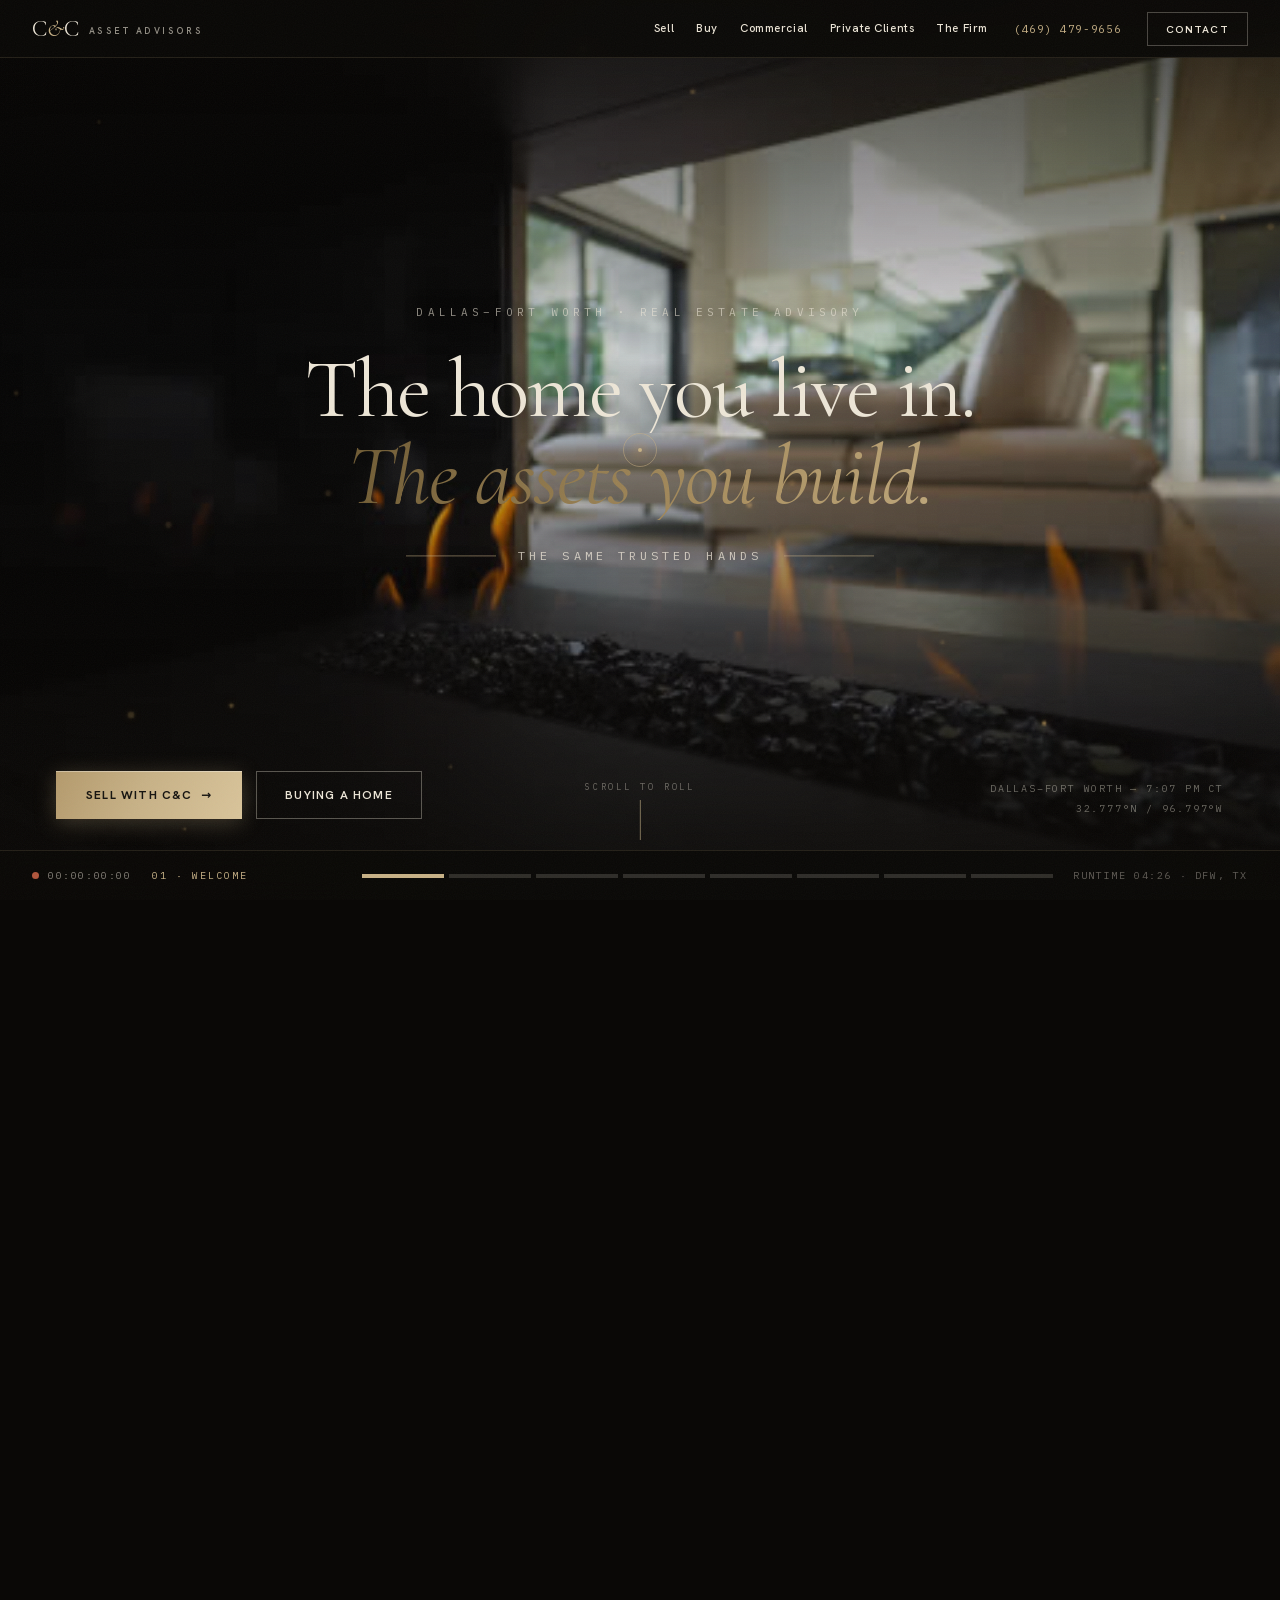
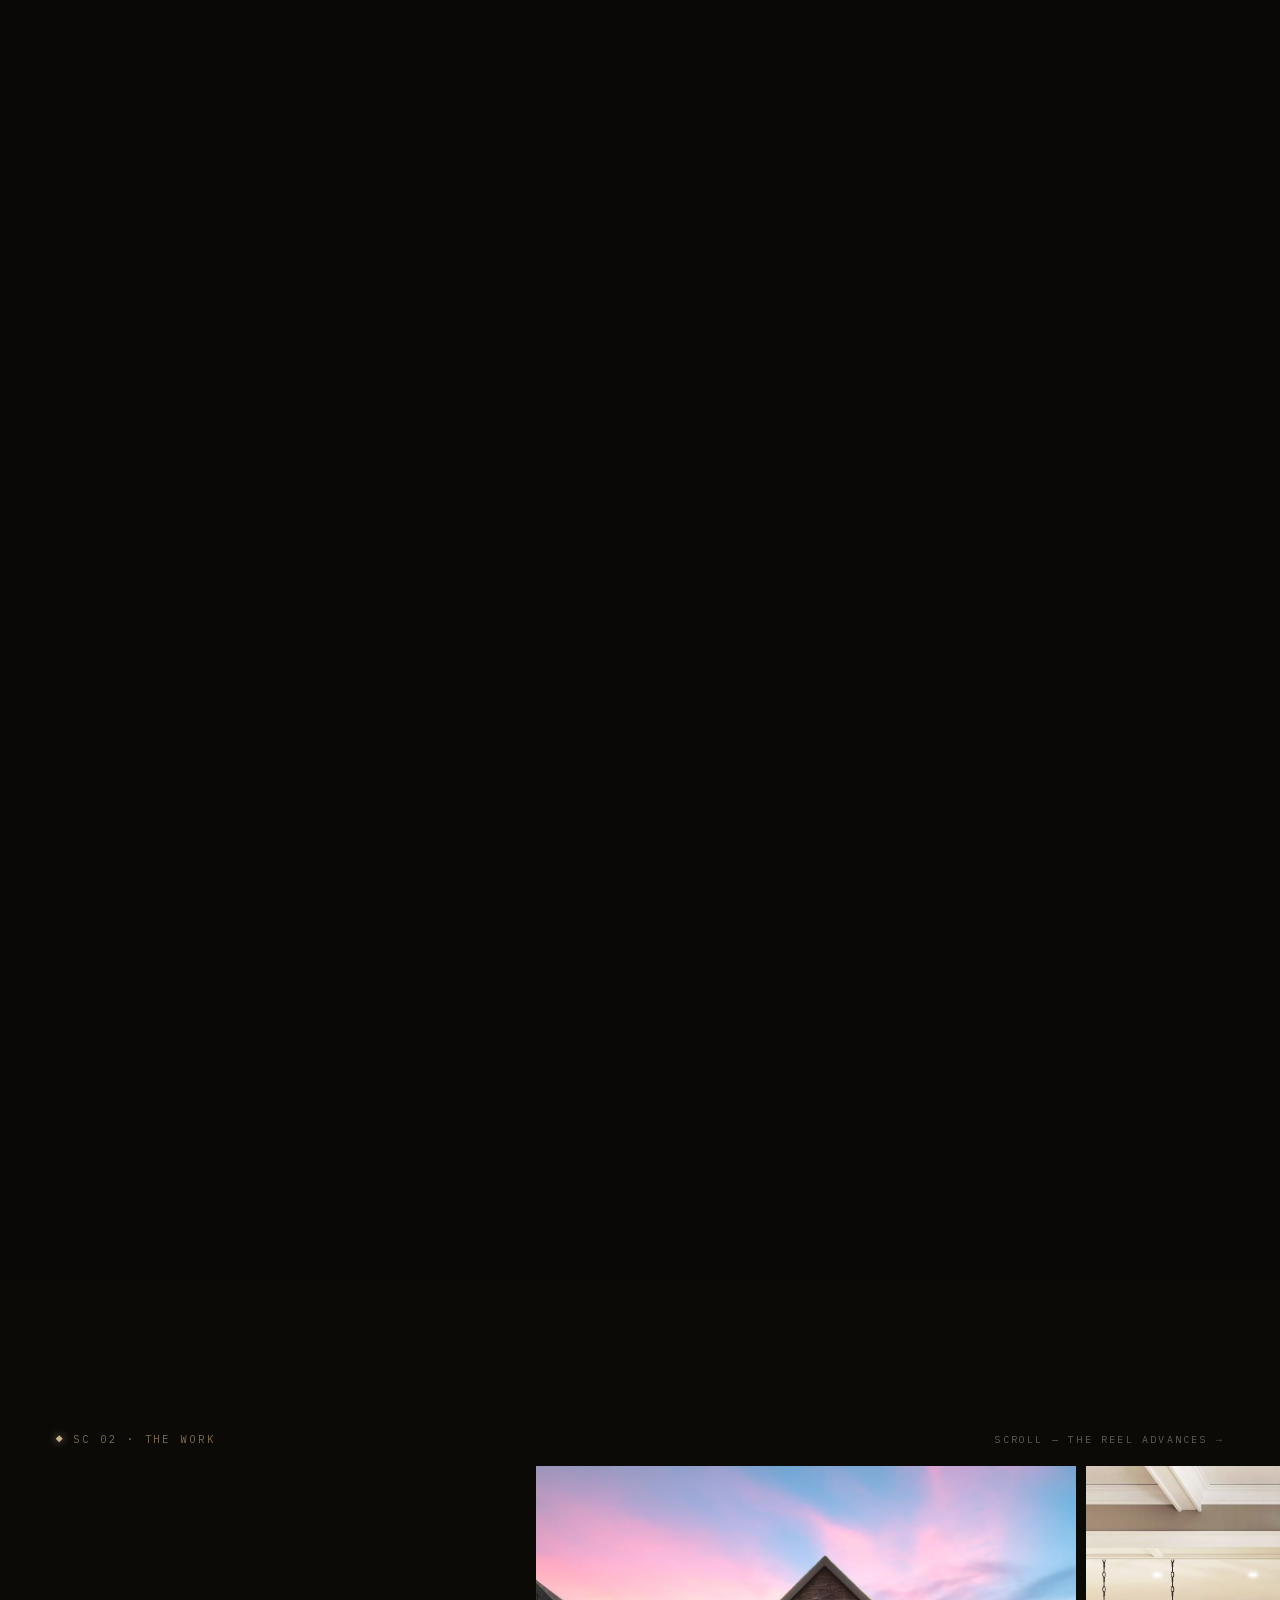
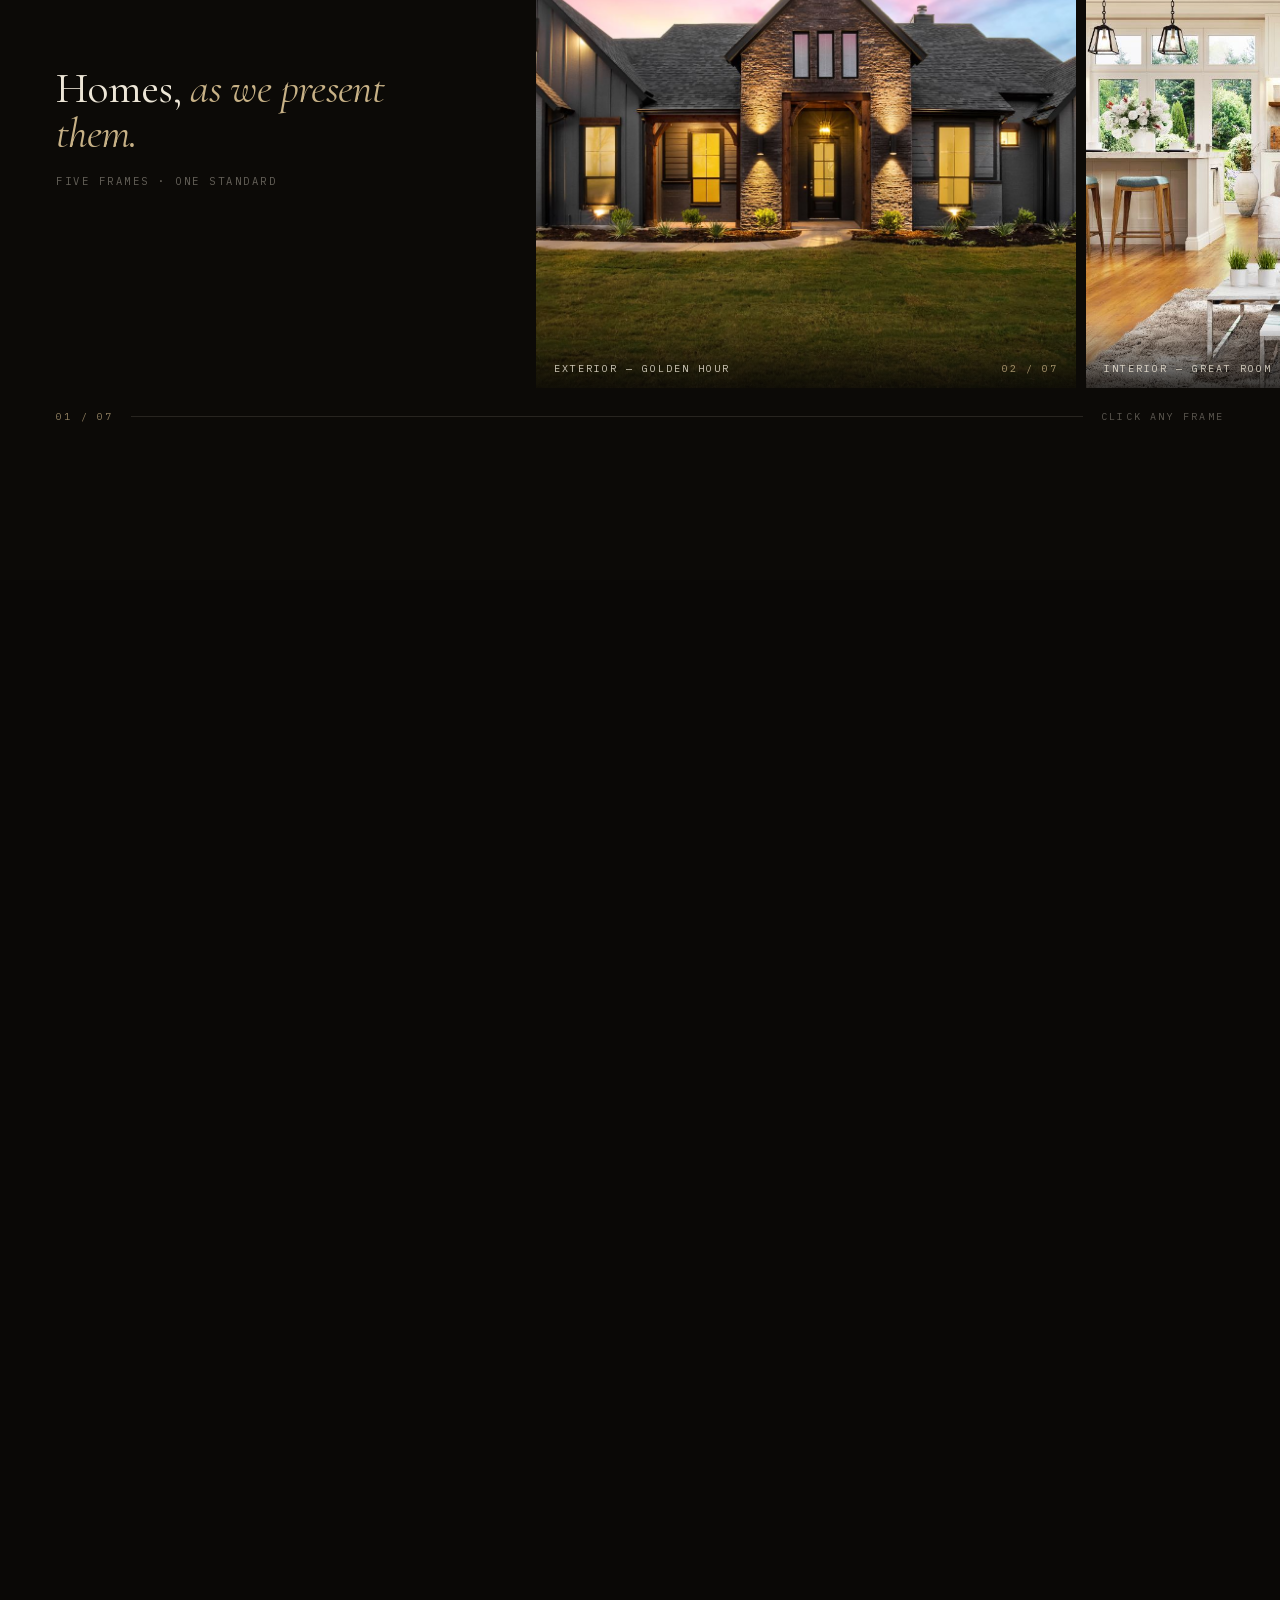
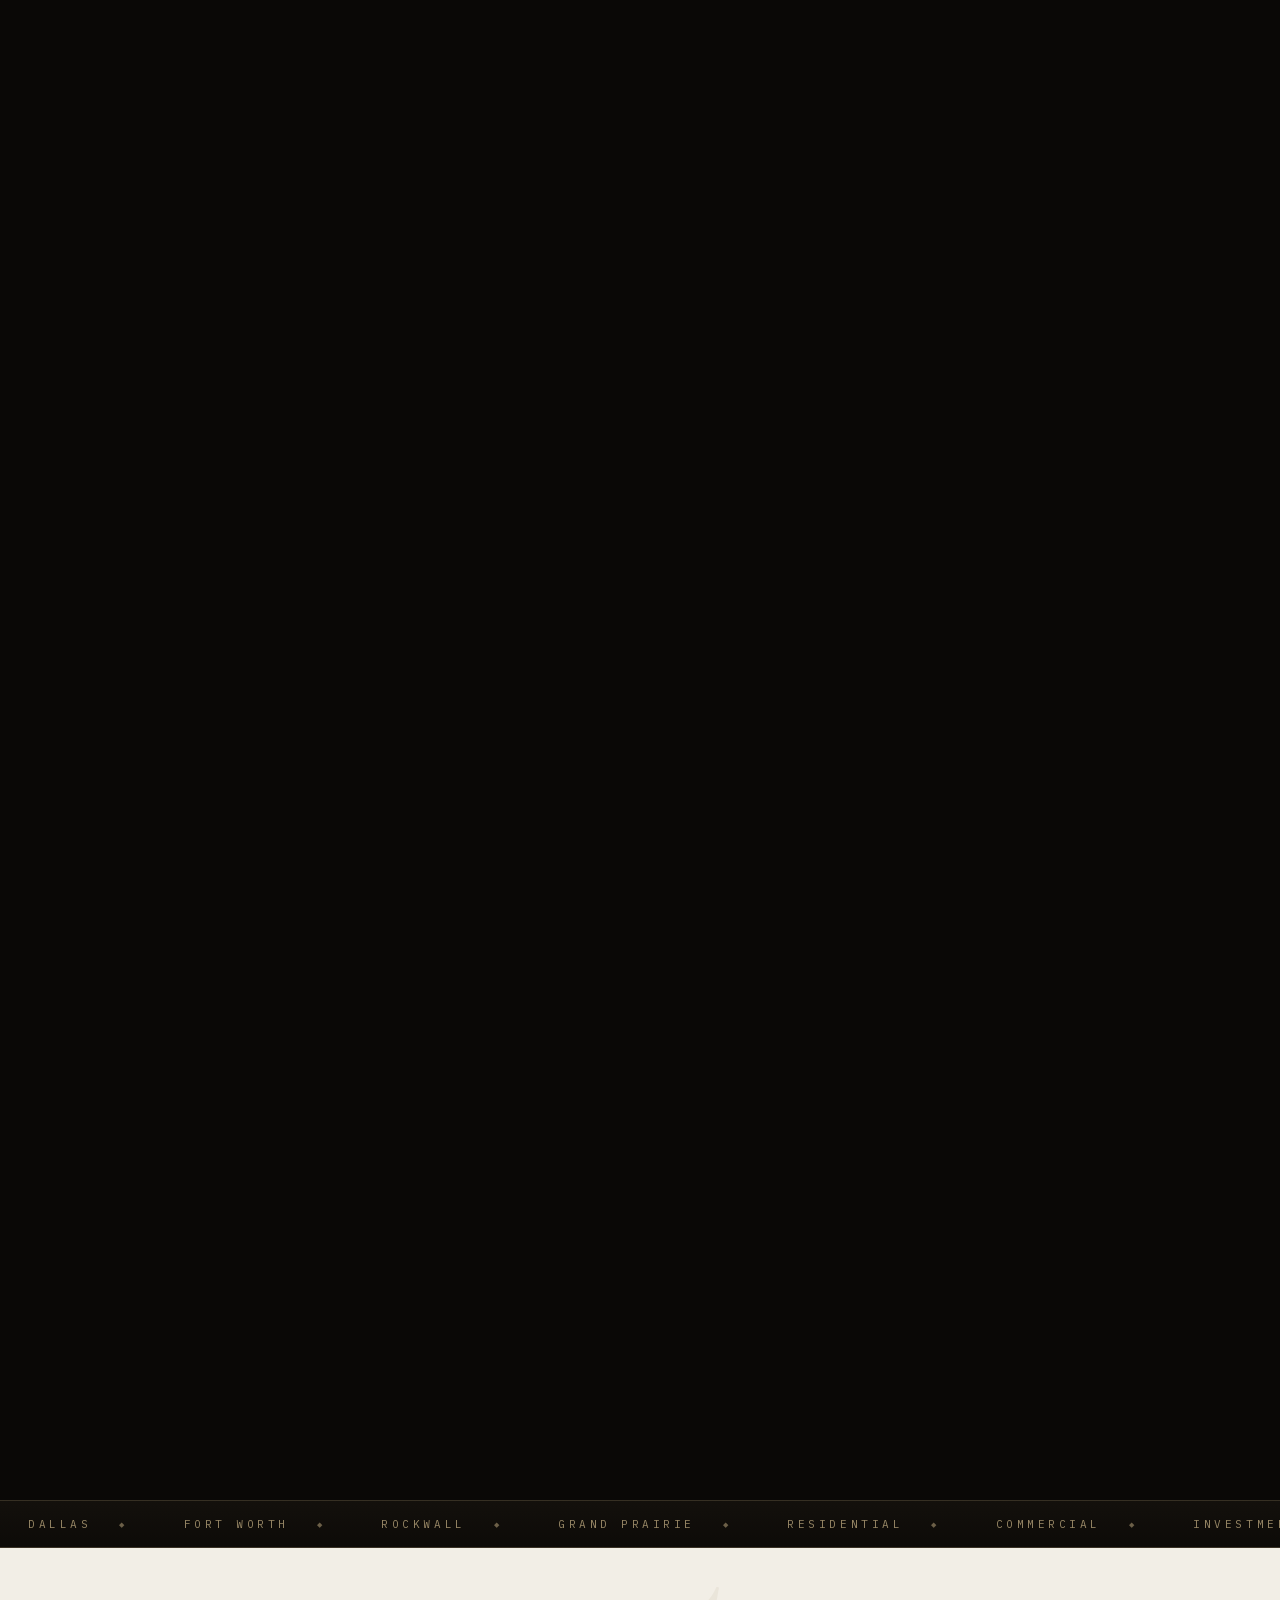
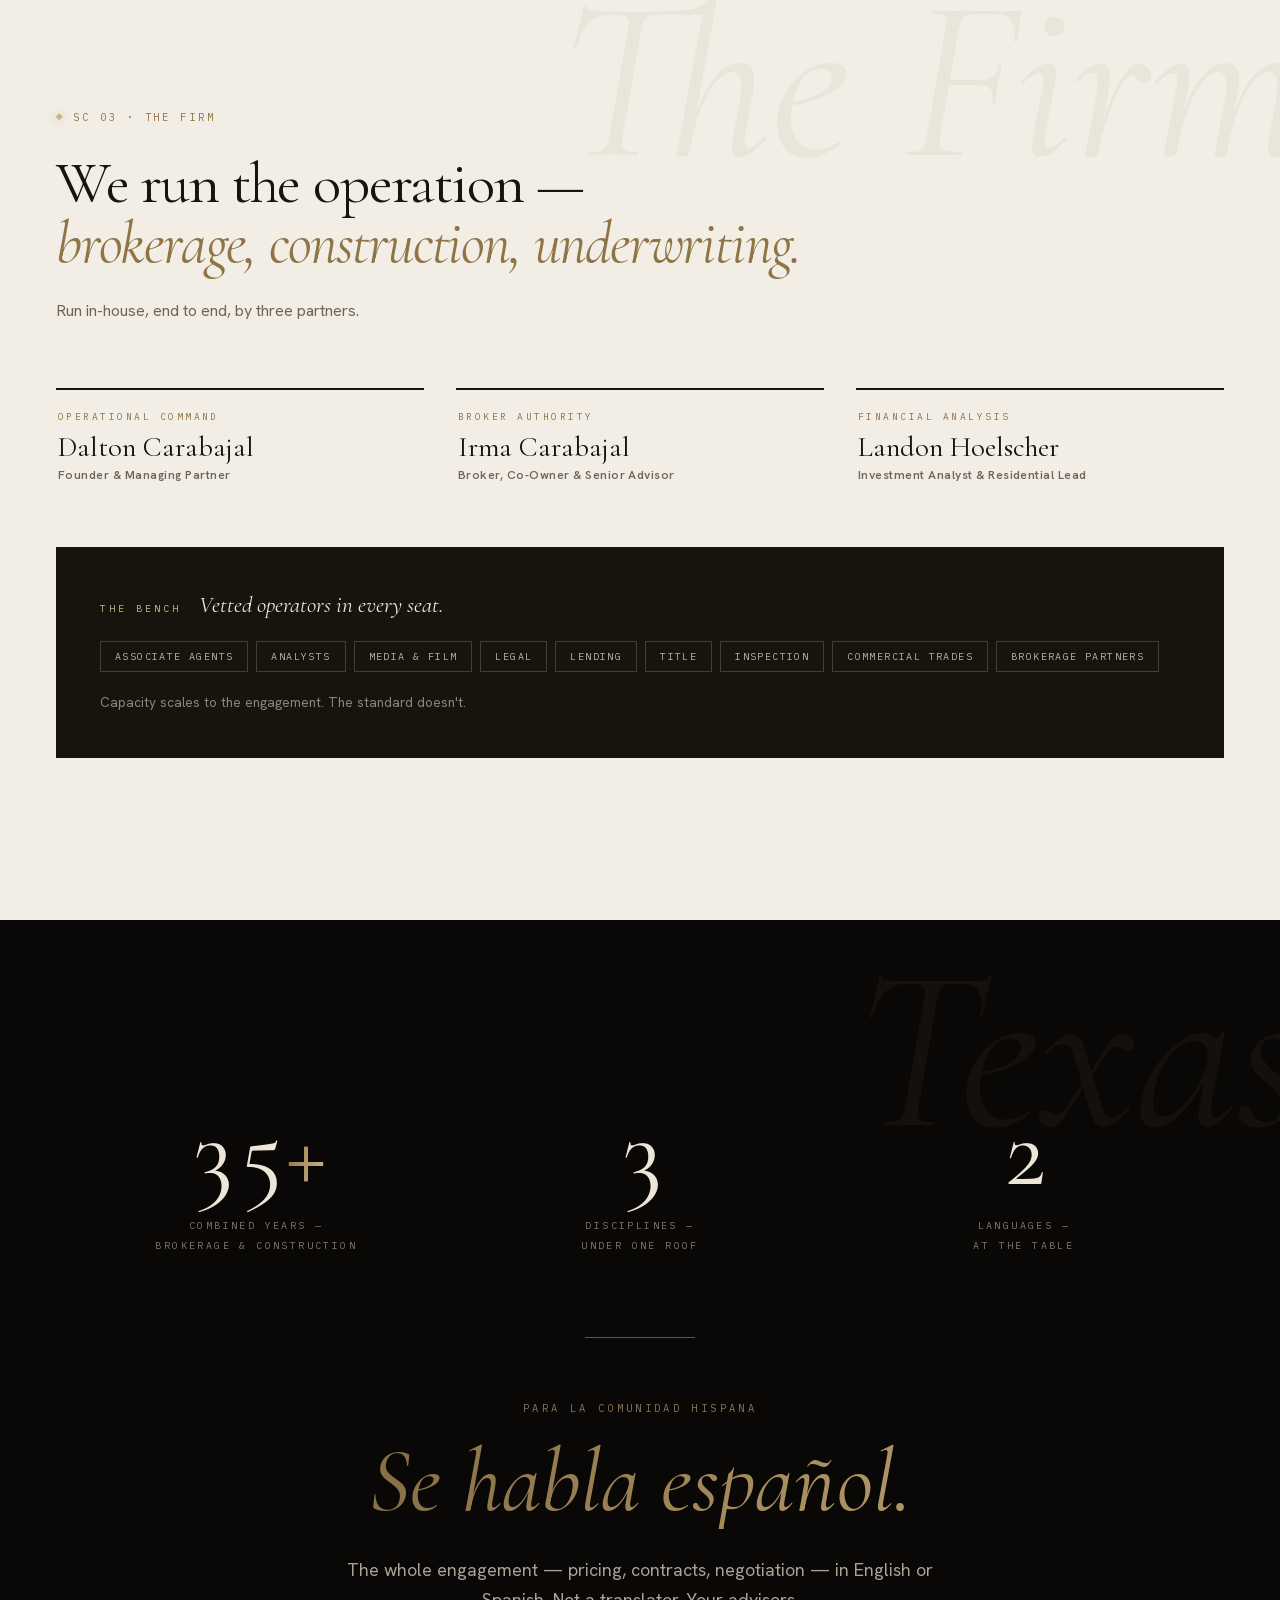
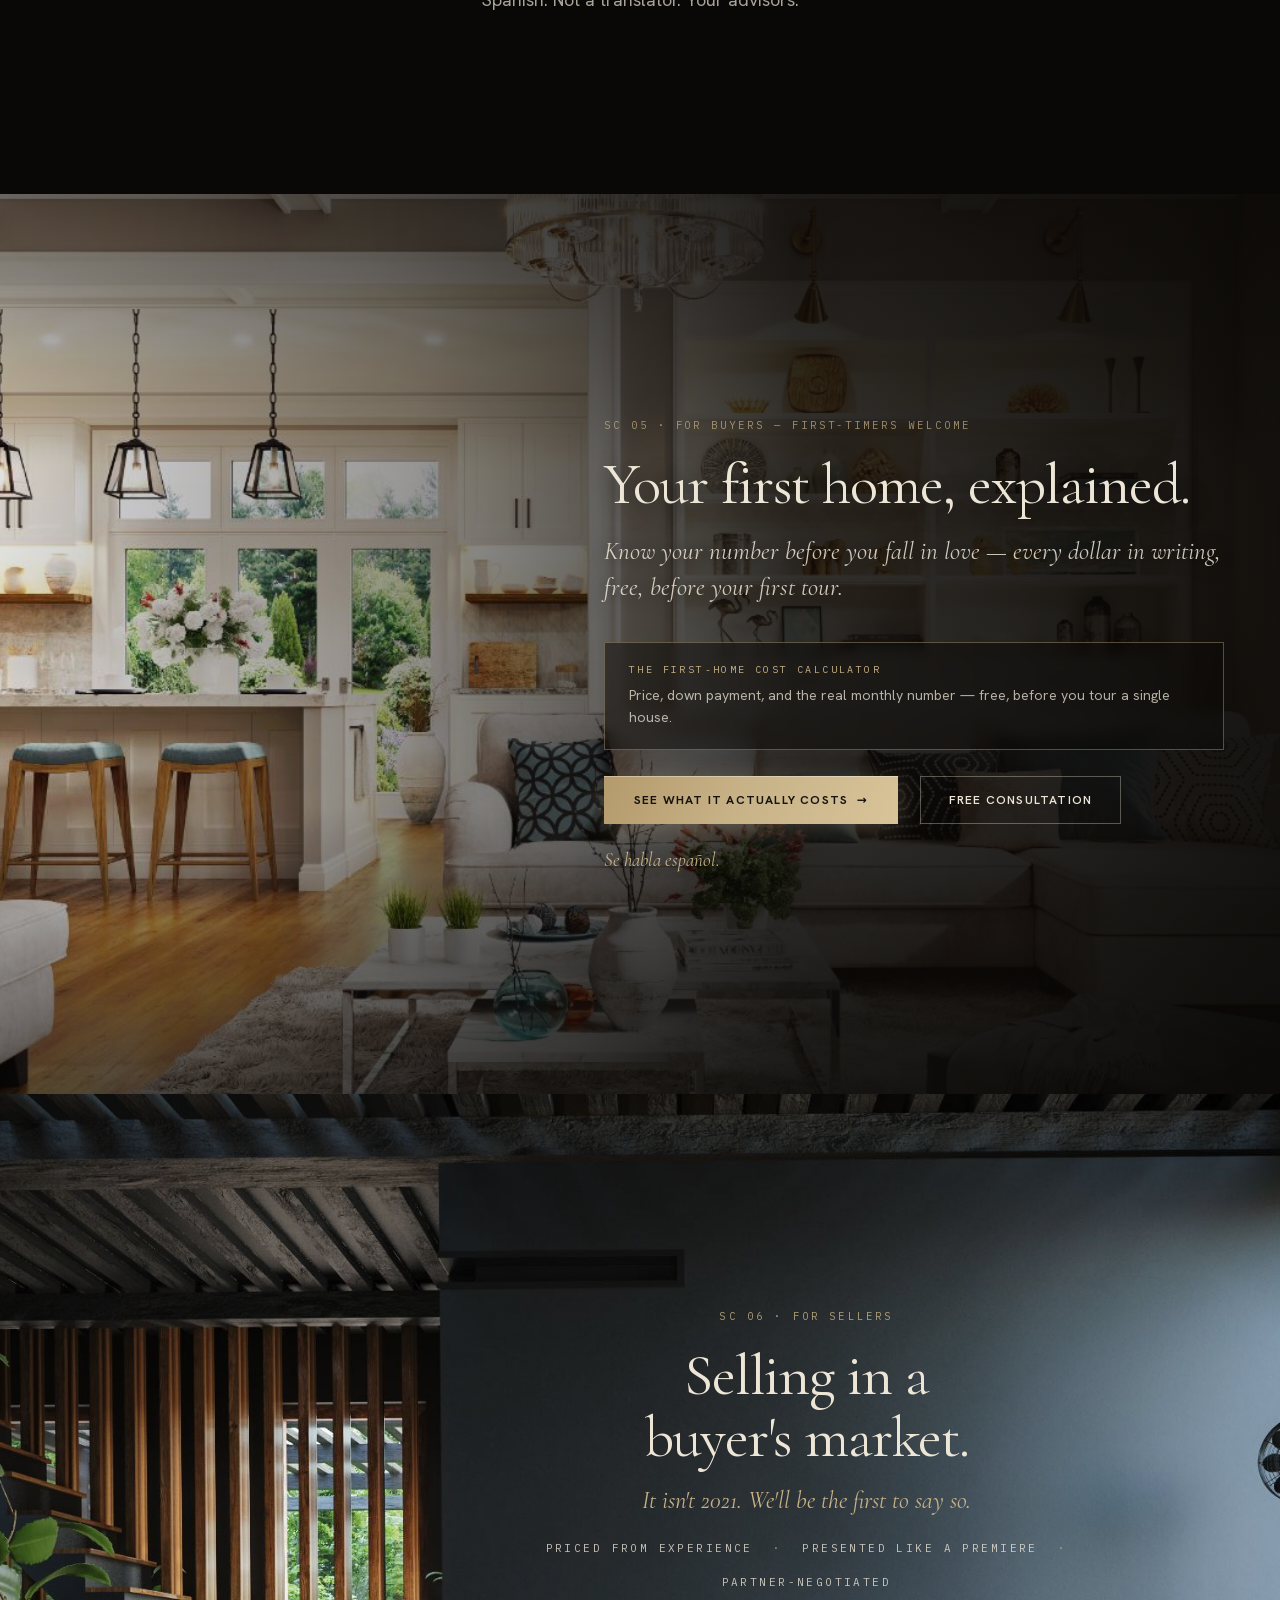
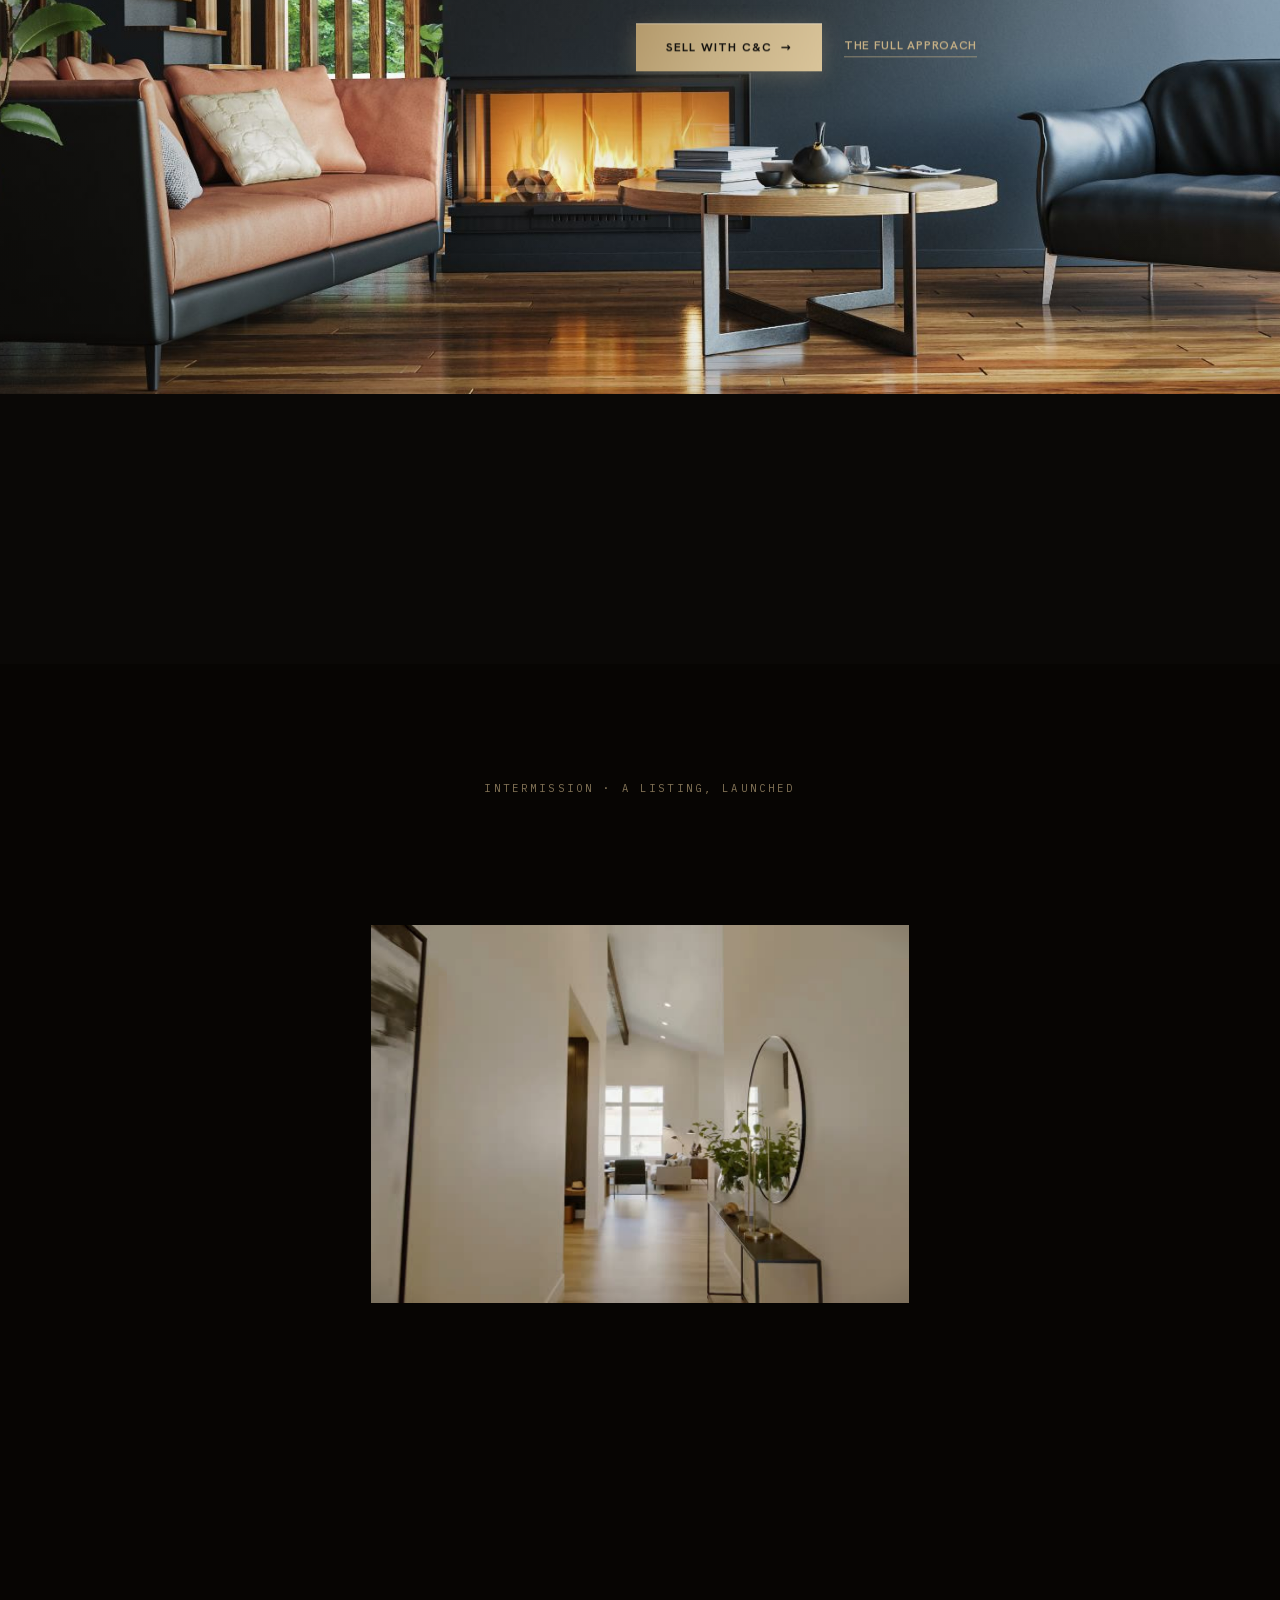
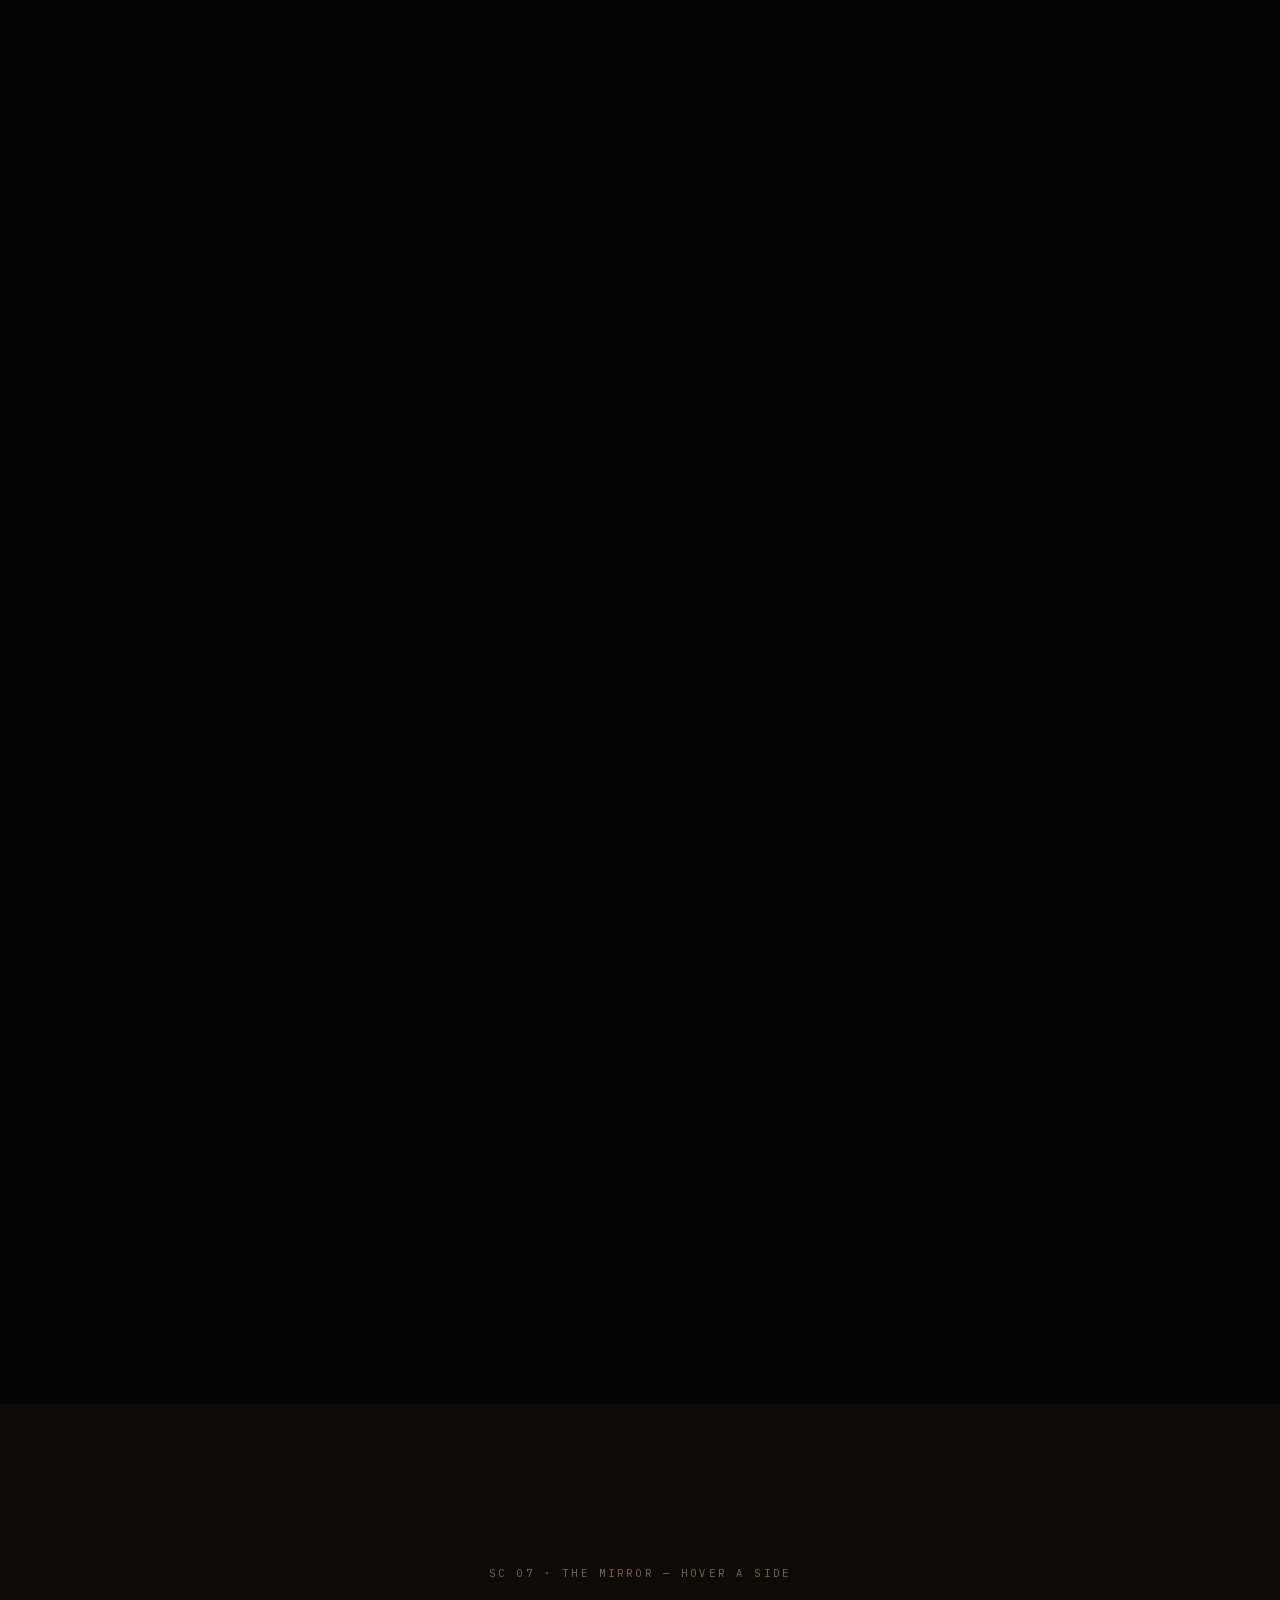
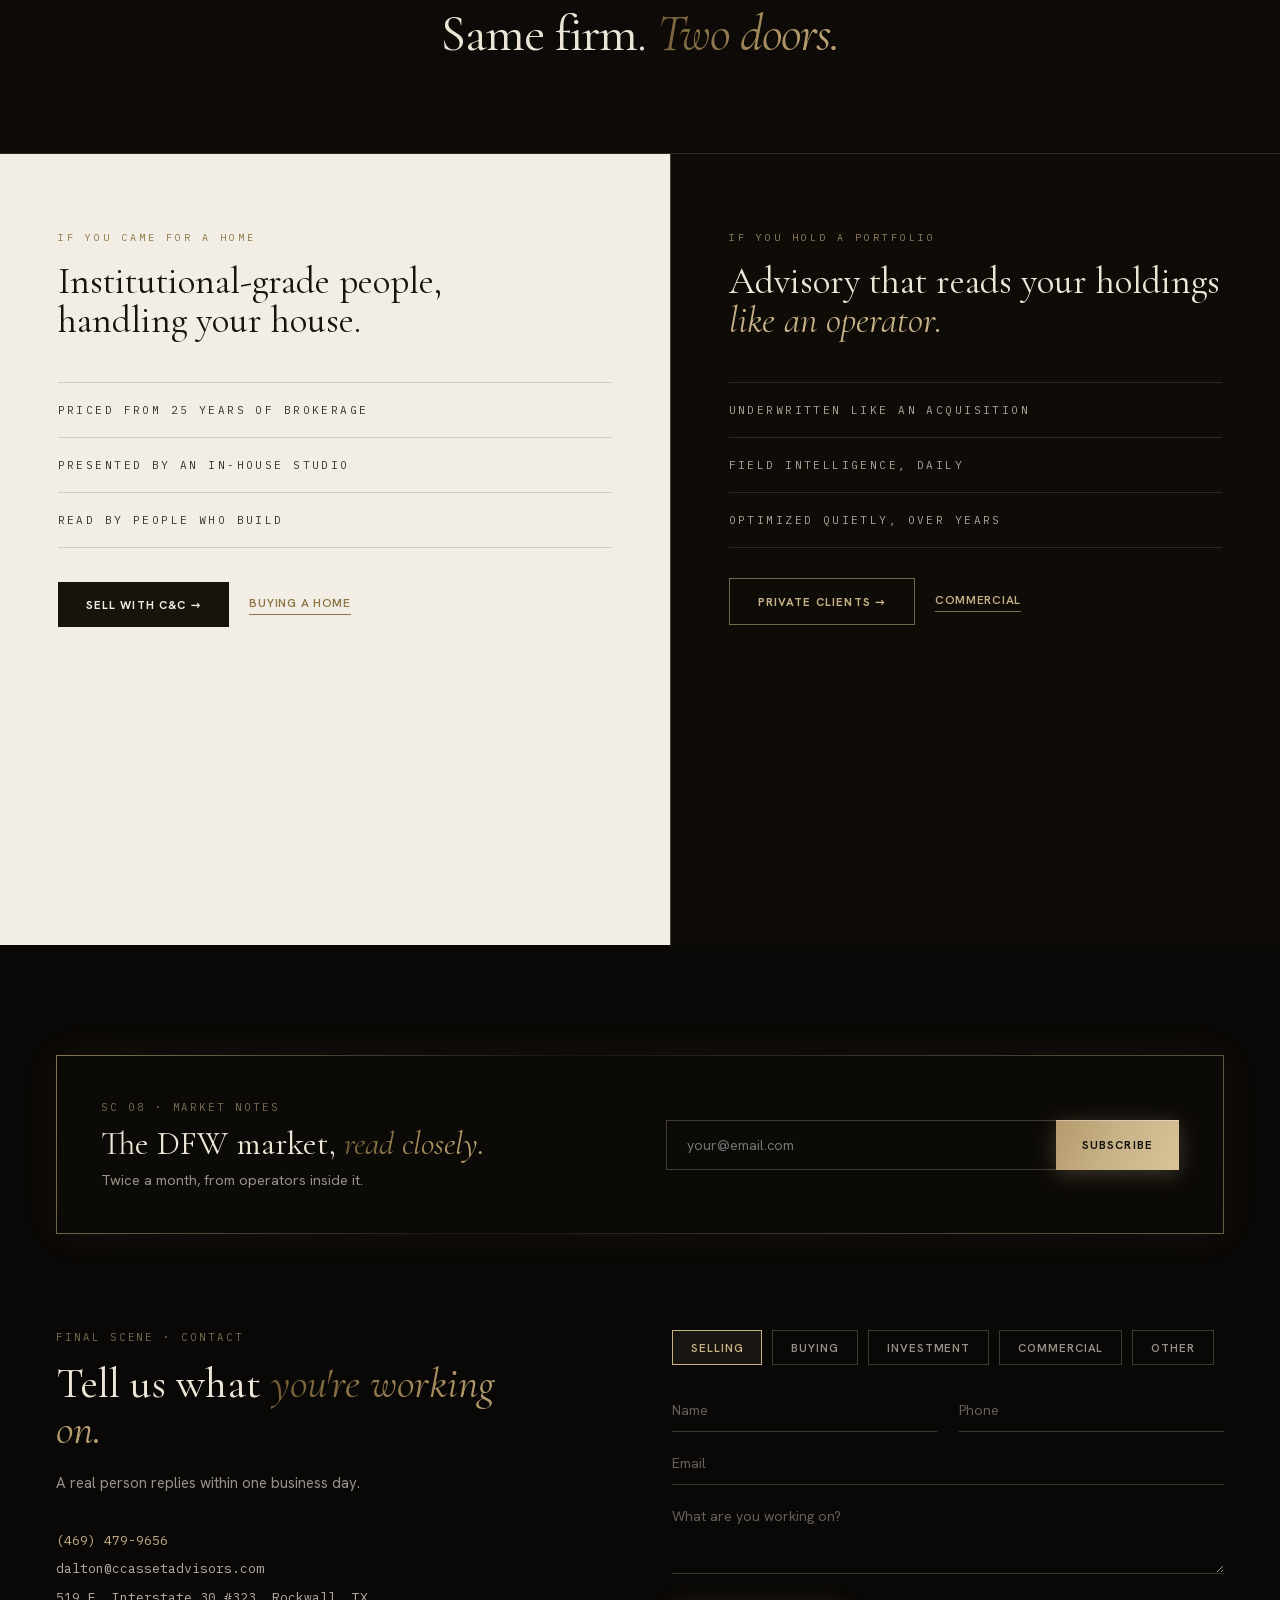
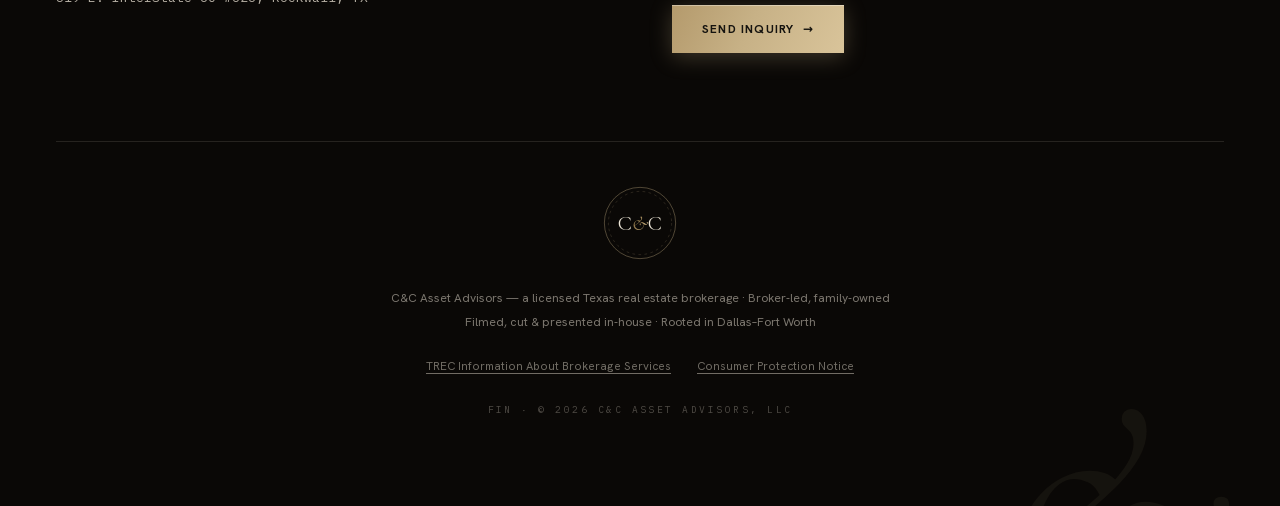
<file: index.html>
<!DOCTYPE html>
<html lang="en">
<head>
<meta charset="utf-8">
<meta name="viewport" content="width=device-width, initial-scale=1">
<title>C&amp;C Asset Advisors — Dallas–Fort Worth Real Estate Advisory | Broker-Led &amp; Family-Owned</title>
<meta name="description" content="Broker-led, family-owned real estate advisory in Dallas–Fort Worth. Brokerage, construction, and underwriting under one roof — residential, commercial, and investment. Se habla español.">
<link rel="canonical" href="https://ccassetadvisors.com/">
<meta property="og:type" content="website">
<meta property="og:site_name" content="C&amp;C Asset Advisors">
<meta property="og:title" content="C&amp;C Asset Advisors — Dallas–Fort Worth Real Estate Advisory">
<meta property="og:description" content="The home you live in. The assets you build. The same trusted hands — brokerage, construction, and underwriting run in-house in DFW.">
<meta property="og:url" content="https://ccassetadvisors.com/">
<meta property="og:image" content="https://ccassetadvisors.com/assets/img/og.jpg">
<meta property="og:image:width" content="1200">
<meta property="og:image:height" content="630">
<meta property="og:image:alt" content="C&amp;C Asset Advisors — Dallas–Fort Worth Real Estate Advisory">
<meta name="twitter:card" content="summary_large_image">
<meta name="twitter:image" content="https://ccassetadvisors.com/assets/img/og.jpg">
<link rel="icon" href="favicon.svg" type="image/svg+xml">
<meta name="theme-color" content="#0A0806">
<link rel="manifest" href="manifest.json">
<link rel="apple-touch-icon" href="assets/img/icon-180.png">
<link rel="preload" href="assets/fonts/cormorant.woff2" as="font" type="font/woff2" crossorigin>
<link rel="preload" href="assets/fonts/hanken.woff2" as="font" type="font/woff2" crossorigin>
<link rel="preload" href="assets/fonts/plexmono-400.woff2" as="font" type="font/woff2" crossorigin>
<link rel="stylesheet" href="css/site.css">
<script type="application/ld+json">
{
  "@context": "https://schema.org",
  "@type": "RealEstateAgent",
  "name": "C&C Asset Advisors",
  "description": "Broker-led, family-owned real estate advisory in Dallas–Fort Worth. Brokerage, construction, and underwriting in-house.",
  "url": "https://ccassetadvisors.com/",
  "telephone": "+1-469-479-9656",
  "email": "dalton@ccassetadvisors.com",
  "image": "https://ccassetadvisors.com/assets/img/og.jpg",
  "address": {
    "@type": "PostalAddress",
    "streetAddress": "519 E. Interstate 30 #323",
    "addressLocality": "Rockwall",
    "addressRegion": "TX",
    "addressCountry": "US"
  },
  "areaServed": [
    {"@type": "City", "name": "Dallas"},
    {"@type": "City", "name": "Fort Worth"},
    {"@type": "City", "name": "Rockwall"},
    {"@type": "City", "name": "Grand Prairie"}
  ],
  "knowsLanguage": ["en", "es"],
  "founder": [
    {"@type": "Person", "name": "Dalton Carabajal", "jobTitle": "Founder & Managing Partner"},
    {"@type": "Person", "name": "Irma Carabajal", "jobTitle": "Broker, Co-Owner & Senior Advisor"},
    {"@type": "Person", "name": "Landon Hoelscher", "jobTitle": "Investment Analyst & Residential Lead"}
  ]
}
</script>
<style>
/* page-specific */
.tick{flex:1;height:4px;cursor:pointer;transition:background .35s;background:rgba(237,230,215,.16);border:none;padding:0}
.tick.on{background:#C7B186}
.reel-frame{position:relative;flex:none;width:min(66vw,540px);height:58svh;overflow:hidden;cursor:pointer;background:#15120D;border:none;padding:0}
.reel-frame img{position:absolute;inset:0;width:100%;height:100%;object-fit:cover;transition:transform 1s var(--ease-out)}
@media (hover:hover){.reel-frame:hover img{transform:scale(1.05)}}
.reel-cap{position:absolute;left:0;right:0;bottom:0;padding:40px 18px 13px;background:linear-gradient(180deg,transparent,rgba(10,8,6,.82));display:flex;align-items:baseline;justify-content:space-between}
.mirror-panel{transition:flex-grow .9s var(--ease-out);overflow:hidden}
.cursor-ring{position:fixed;top:0;left:0;width:34px;height:34px;border:1px solid rgba(199,177,134,.55);border-radius:50%;pointer-events:none;z-index:99;will-change:transform;display:flex;align-items:center;justify-content:center}
.cursor-ring::before{content:'';width:4px;height:4px;border-radius:50%;background:#C7B186;box-shadow:0 0 12px 2px rgba(214,150,72,.65)}
@media (max-width:920px),(pointer:coarse){.cursor-ring{display:none}.hud-bottom .hide-m{display:none}}
@media (prefers-reduced-motion:reduce){.cursor-ring{display:none}}
.hud-bottom{position:fixed;bottom:0;left:0;right:0;height:50px;z-index:80;background:rgba(10,8,6,.88);backdrop-filter:blur(12px);-webkit-backdrop-filter:blur(12px);border-top:1px solid rgba(199,177,134,.14);display:flex;align-items:center;gap:20px;padding:0 clamp(16px,3vw,32px)}
.sticky-cta{bottom:64px}

/* ---------- mobile: native experience, no scroll-jacking ---------- */
@media (max-width:920px){
  .hud-bottom{display:none}

  /* SC01: one clean screen — no pinned beats, statement-scale type */
  #sc-open{height:100svh!important}
  #heroB2{display:none}
  .hero-ctas{right:var(--pad-x);bottom:max(11svh,88px)!important;gap:10px!important}
  .hero-kicker{font-size:9.5px!important;letter-spacing:.24em!important;color:rgba(199,177,134,.85)!important}
  .hero-line{font-size:clamp(40px,11.5vw,52px)!important;line-height:1.04!important}
  .hero-tag{font-size:10px!important;letter-spacing:.22em!important;color:rgba(237,230,215,.9)!important}

  /* intermission: balanced rhythm */
  #interCap1{padding:0 var(--pad-x) 16px!important;font-size:9.5px!important;letter-spacing:.24em!important}
  #interCap2{gap:16px!important;padding:20px var(--pad-x) 4px!important}
  #interCap2>div{font-size:clamp(22px,6.4vw,28px)!important;line-height:1.25!important}
  #openFilm{font-size:10px!important;padding-bottom:5px!important}

  /* mirror: readable mono rows */
  #mirrorL .mono-row,#mirrorR .mono-row{font-size:10px!important;letter-spacing:.12em!important;padding:15px 0!important}
  #mirrorL>div:nth-child(2),#mirrorR>div:nth-child(2){font-size:clamp(26px,7.4vw,34px)!important}
  #mirrorL>div:nth-child(3),#mirrorR>div:nth-child(3){margin-top:26px!important}

  /* SC02: the reel becomes a native swipe strip
     (width:auto is what makes the track actually scrollable — with the
      inline width:max-content it can never overflow itself) */
  #sc-work{height:auto!important}
  #sc-work>div{position:static!important;height:auto!important;padding:0}
  #sc-work>div>div:first-child{padding:0 var(--pad-x) 16px!important}
  #workTrack{width:auto!important;overflow-x:auto;transform:none!important;-webkit-overflow-scrolling:touch;scroll-snap-type:x mandatory;scroll-padding:0 var(--pad-x);scrollbar-width:none;gap:8px!important}
  #workTrack::-webkit-scrollbar{display:none}
  #workTrack>div:first-child{width:82vw!important;height:auto!important;padding:0 6vw 8px 0!important;scroll-snap-align:start;justify-content:flex-start!important;gap:12px!important}
  #workTrack>div:last-child{width:86vw!important;height:auto!important;padding:4px 8vw 8px 2px!important;scroll-snap-align:start;justify-content:flex-start!important;gap:14px!important}
  .reel-frame{width:80vw;height:48svh;scroll-snap-align:center}
  #sc-work>div>div:last-child{padding:14px var(--pad-x) 0!important}

  /* intermission: full-bleed film block, no zoom choreography */
  #intermission{height:auto!important;padding:min(10vh,76px) 0!important}
  #intermission>div{position:static!important;height:auto!important;display:block!important;overflow:visible!important}
  #interWrap{position:relative!important;inset:auto!important;transform:none!important}
  #interVid{height:54svh!important;width:100%;object-fit:cover;display:block}
  #interCap1{display:none!important}
  #openFilm{display:none!important}
  #interCap2{position:static!important;opacity:1!important;align-items:flex-start!important;padding:34px var(--pad-x) 12px!important}
  #interCap2>div{text-align:left!important;padding:0!important;font-size:clamp(26px,7.2vw,32px)!important;line-height:1.3!important}

  /* stats ride three-across, smaller */
  .stats3{grid-template-columns:repeat(3,1fr)!important;gap:14px!important}
  .stat-num{font-size:clamp(36px,11vw,54px)!important}
  .stat-sub{font-size:8px!important;letter-spacing:.18em!important}

  /* bench chips tighter */
  #benchChips span{padding:6px 10px!important;font-size:9px!important}

  /* hero wording rides higher */
  .hero-center{top:44%!important}

  /* reel title frame centers against the stills */
  #workTrack>div:first-child{height:48svh!important;justify-content:center!important;gap:14px!important}

  /* straight into the mirror panels — the header card reads as clutter
     at phone width, and the panels' own labels carry the idea */
  #intermission{padding-bottom:40px!important}
  #sc-mirror{padding-top:0!important;padding-bottom:0!important}
  #sc-mirror>div:first-child{display:none!important}
  #mirrorL,#mirrorR{padding:40px var(--pad-x) 44px!important}
  #sc-mirror>div:last-child{min-height:0!important;border-top:none!important}

  /* sellers: copy centers on the fire, shorter pin */
  #sc-sellers{height:100svh!important}
  .sell-copy{left:50%!important;top:50%!important;width:min(92vw,680px)!important}

  /* final scene: compact rhythm */
  #contact{padding-top:60px!important;padding-bottom:52px!important}
  #contact .notes-box{margin-bottom:52px!important}

  /* market notes + close */
  #notesForm{flex-direction:column;gap:10px}
  #notesForm input{border-right:1px solid rgba(237,230,215,.22)!important}
}
</style>
</head>
<body>
<a class="skip-link" href="#main">Skip to content</a>

<!-- ================= FIXED HUD · TOP ================= -->
<header class="hud">
  <a href="index.html" class="hud-logo" aria-label="C&amp;C Asset Advisors — home">C<em>&amp;</em>C <small>ASSET ADVISORS</small></a>
  <div class="hud-spacer"></div>
  <nav class="hud-nav" aria-label="Primary">
    <a href="sell.html">Sell</a>
    <a href="buy.html">Buy</a>
    <a href="commercial.html">Commercial</a>
    <a href="private-clients.html">Private Clients</a>
    <a href="firm.html">The Firm</a>
  </nav>
  <a href="tel:+14694799656" class="hud-tel">(469) 479-9656</a>
  <a href="#contact" class="hud-contact">Contact</a>
  <button class="hud-burger" aria-expanded="false" aria-label="Menu"><span class="sr-only">Menu</span></button>
</header>
<nav class="mobile-menu" aria-label="Mobile">
  <a href="sell.html">Sell</a>
  <a href="buy.html">Buy</a>
  <a href="commercial.html">Commercial</a>
  <a href="private-clients.html">Private Clients</a>
  <a href="firm.html">The Firm</a>
  <a href="#contact">Contact</a>
</nav>

<!-- ================= FIXED HUD · BOTTOM ================= -->
<div class="hud-bottom" aria-hidden="true">
  <div style="display:flex;align-items:center;gap:9px;font-family:var(--mono);font-size:10px;letter-spacing:.16em;color:rgba(237,230,215,.55);white-space:nowrap">
    <span style="width:7px;height:7px;border-radius:50%;background:#B0563C;animation:blinkRec 1.7s infinite"></span>
    <span id="tc">00:00:00:00</span>
  </div>
  <div id="sceneLabel" class="hide-m" style="font-family:var(--mono);font-size:10px;letter-spacing:.2em;color:#C7B186;white-space:nowrap;min-width:190px">01 · WELCOME</div>
  <div id="rail" style="flex:1;display:flex;align-items:center;gap:5px"></div>
  <div class="hide-m" style="font-family:var(--mono);font-size:10px;letter-spacing:.16em;color:rgba(237,230,215,.38);white-space:nowrap">RUNTIME 04:26 · DFW, TX</div>
</div>

<div class="cursor-ring" id="cursor" aria-hidden="true"></div>
<div class="grain" aria-hidden="true"></div>

<main id="main">
<!-- ================= SC 01 · WELCOME ================= -->
<section id="sc-open" data-scene="0" style="position:relative;height:320vh">
  <div style="position:sticky;top:0;height:100svh;overflow:hidden;background:#0A0806">
    <div id="heroPara" style="position:absolute;inset:-30px;animation:zoomSlow 38s ease-in-out infinite alternate;will-change:transform">
      <video id="heroVid" src="assets/video/hero.mp4" poster="assets/img/poster-hero.jpg" autoplay muted loop playsinline preload="auto" style="width:100%;height:100%;object-fit:cover;opacity:.92;animation:irisIn 2s var(--ease-out) both"></video>
    </div>
    <div style="position:absolute;inset:0;background:linear-gradient(180deg,rgba(10,8,6,.7) 0%,rgba(10,8,6,.08) 40%,rgba(10,8,6,.9) 100%)"></div>
    <div style="position:absolute;inset:0;background:radial-gradient(ellipse 120% 90% at 50% 44%,transparent 52%,rgba(10,8,6,.66) 100%)"></div>
    <div id="heroDim" style="position:absolute;inset:0;background:#0A0806;opacity:0;will-change:opacity"></div>

    <div style="position:absolute;top:0;left:0;right:0;height:13vh;background:#050403;z-index:5;transform-origin:top;animation:barOpen 2.2s cubic-bezier(.76,0,.24,1) .5s both"></div>
    <div style="position:absolute;bottom:0;left:0;right:0;height:13vh;background:#050403;z-index:5;transform-origin:bottom;animation:barOpen 2.2s cubic-bezier(.76,0,.24,1) .5s both"></div>

    <canvas class="embers" aria-hidden="true"></canvas>

    <!-- beat 1 -->
    <div id="heroB1" style="position:absolute;inset:0;pointer-events:none;will-change:opacity,transform">
      <div class="hero-center" style="position:absolute;left:0;right:0;top:50%;transform:translateY(-56%);display:flex;flex-direction:column;align-items:center;text-align:center;padding:0 clamp(16px,4vw,40px)">
        <p class="hero-kicker" style="font-family:var(--mono);font-size:clamp(9px,1vw,11px);letter-spacing:.38em;color:rgba(237,230,215,.6);animation:fadeIn 1.4s .4s both;text-shadow:0 1px 14px rgba(10,8,6,.8);margin:0 0 clamp(18px,3svh,32px)">DALLAS–FORT WORTH · REAL ESTATE ADVISORY</p>
        <h1 style="margin:0;font-weight:400">
          <span style="display:block;overflow:hidden;padding-bottom:.05em"><span class="hero-line" style="display:inline-block;animation:rise 1.2s var(--ease-out) .55s both;font-family:var(--serif);font-size:clamp(36px,min(6.6vw,9.4svh),112px);line-height:1.02;letter-spacing:-0.022em;color:#EDE6D7;text-shadow:0 2px 26px rgba(10,8,6,.75)">The home you live in.</span></span>
          <span style="display:block;overflow:hidden;padding-bottom:.07em"><span class="hero-line gold-text" style="display:inline-block;animation:rise 1.2s var(--ease-out) .85s both;font-family:var(--serif);font-style:italic;font-size:clamp(36px,min(6.6vw,9.4svh),112px);line-height:1.02;letter-spacing:-0.022em">The assets you build.</span></span>
        </h1>
        <div style="display:flex;align-items:center;gap:clamp(14px,2vw,22px);margin-top:clamp(18px,3svh,34px);animation:fadeIn 1.3s 1.5s both">
          <div style="width:min(90px,9vw);height:1px;background:rgba(199,177,134,.55)"></div>
          <div class="hero-tag" style="font-family:var(--mono);font-size:clamp(9.5px,1vw,12px);letter-spacing:.34em;color:rgba(237,230,215,.78);white-space:nowrap;text-shadow:0 1px 14px rgba(10,8,6,.8)">THE SAME TRUSTED HANDS</div>
          <div style="width:min(90px,9vw);height:1px;background:rgba(199,177,134,.55)"></div>
        </div>
      </div>
      <div class="hero-ctas" style="position:absolute;left:var(--pad-x);bottom:max(9svh,58px);display:flex;align-items:center;gap:14px;flex-wrap:wrap;pointer-events:auto;animation:fadeIn 1.4s 1.8s both">
        <a href="sell.html" class="btn btn-gold">Sell with C&amp;C&nbsp;&nbsp;→</a>
        <a href="buy.html" class="btn btn-ghost">Buying a home</a>
      </div>
      <div class="hide-m" id="clock" style="position:absolute;right:var(--pad-x);bottom:max(9svh,58px);text-align:right;font-family:var(--mono);font-size:10px;letter-spacing:.18em;line-height:2;color:rgba(237,230,215,.42);animation:fadeIn 1.4s 2s both;white-space:nowrap"></div>
    </div>

    <!-- beat 2 · the wedge -->
    <div id="heroB2" style="position:absolute;inset:0;display:flex;flex-direction:column;align-items:center;justify-content:center;gap:26px;padding:0 clamp(20px,6vw,72px);text-align:center;opacity:0;pointer-events:none;will-change:opacity,transform">
      <div style="font-family:var(--mono);font-size:10.5px;letter-spacing:.34em;color:rgba(199,177,134,.6)">THE HOUSE STANDARD</div>
      <p style="margin:0;font-family:var(--serif);font-size:clamp(30px,3.6vw,56px);line-height:1.18;max-width:1080px;color:#EDE6D7">The rigor we bring to underwriting an acquisition goes into pricing your home. <em style="color:#C7B186">The craft we bring to filming a listing goes into presenting an asset.</em></p>
      <div style="width:120px;height:1px;background:rgba(199,177,134,.5)"></div>
    </div>

    <div class="hide-m" style="position:absolute;left:50%;bottom:60px;transform:translateX(-50%);display:flex;flex-direction:column;align-items:center;gap:8px;animation:fadeIn 1.4s 2.2s both">
      <div style="font-family:var(--mono);font-size:9px;letter-spacing:.32em;color:rgba(237,230,215,.4)">SCROLL TO ROLL</div>
      <div style="width:1px;height:40px;background:rgba(199,177,134,.6);animation:cue 2.2s cubic-bezier(.65,0,.35,1) infinite"></div>
    </div>
  </div>
</section>

<!-- ================= SC 02 · THE WORK — horizontal reel ================= -->
<section id="sc-work" data-scene="1" style="position:relative;height:380vh">
  <div style="position:sticky;top:0;height:100svh;overflow:hidden;background:#0C0A07;display:flex;flex-direction:column;justify-content:center">
    <div style="display:flex;align-items:baseline;gap:22px;padding:64px var(--pad-x) 20px;flex-wrap:wrap">
      <div class="mono-label">SC 02 · THE WORK</div>
      <div style="flex:1"></div>
      <div style="font-family:var(--mono);font-size:10px;letter-spacing:.22em;color:rgba(237,230,215,.38)"><span class="hide-m">SCROLL — THE REEL ADVANCES →</span><span class="show-m">SWIPE THE REEL →</span></div>
    </div>
    <div style="overflow:visible">
      <div id="workTrack" style="display:flex;align-items:stretch;gap:10px;width:max-content;padding:0 var(--pad-x);will-change:transform">
        <div style="flex:none;width:min(58vw,470px);height:58svh;display:flex;flex-direction:column;justify-content:center;gap:18px;padding-right:5vw">
          <h2 class="h-display" style="font-size:clamp(34px,3.4vw,56px);line-height:1.04;letter-spacing:-0.015em">Homes, <em>as we present them.</em></h2>
          <div style="font-family:var(--mono);font-size:10.5px;letter-spacing:.24em;color:rgba(237,230,215,.4)">FIVE FRAMES · ONE STANDARD</div>
        </div>
        <!-- stills injected by JS from STILLS data -->
        <div style="flex:none;width:min(76vw,660px);height:58svh;display:flex;flex-direction:column;justify-content:center;gap:20px;padding:0 4vw">
          <p style="margin:0;font-family:var(--serif);font-size:clamp(28px,3vw,46px);line-height:1.1;color:#EDE6D7">Film, stills, and social cuts — <em class="gold-text">every launch gets the full treatment.</em></p>
          <p style="margin:0;font-size:15px;line-height:1.6;color:rgba(237,230,215,.6);max-width:480px">Most firms outsource this. We built a studio instead — every listing launches like a property worth watching, because to someone, it is.</p>
          <a href="sell.html" style="font-size:11.5px;font-weight:600;letter-spacing:.1em;text-transform:uppercase;color:#C7B186;text-decoration:none;border-bottom:1px solid rgba(199,177,134,.5);padding-bottom:4px;align-self:flex-start">See a full launch →</a>
        </div>
      </div>
    </div>
    <div style="display:flex;align-items:center;gap:18px;padding:22px var(--pad-x) 70px">
      <div id="workCount" style="font-family:var(--mono);font-size:10px;letter-spacing:.22em;color:rgba(199,177,134,.7);white-space:nowrap">01 / 07</div>
      <div style="flex:1;height:1px;background:rgba(237,230,215,.12);position:relative;overflow:hidden">
        <div id="workProg" style="position:absolute;inset:0;background:#C7B186;transform:scaleX(0);transform-origin:left;will-change:transform"></div>
      </div>
      <div style="font-family:var(--mono);font-size:10px;letter-spacing:.22em;color:rgba(237,230,215,.35);white-space:nowrap"><span class="hide-m">CLICK ANY FRAME</span><span class="show-m">TAP ANY FRAME</span></div>
    </div>
  </div>
</section>

<!-- gold ticker -->
<div class="ticker" aria-hidden="true"><div class="ticker-track"><span>DALLAS</span><span>FORT WORTH</span><span>ROCKWALL</span><span>GRAND PRAIRIE</span><span>RESIDENTIAL</span><span>COMMERCIAL</span><span>INVESTMENT</span><span>BROKER-LED</span><span>FAMILY-OWNED</span><span>SE HABLA ESPAÑOL</span><span>DALLAS</span><span>FORT WORTH</span><span>ROCKWALL</span><span>GRAND PRAIRIE</span><span>RESIDENTIAL</span><span>COMMERCIAL</span><span>INVESTMENT</span><span>BROKER-LED</span><span>FAMILY-OWNED</span><span>SE HABLA ESPAÑOL</span></div></div>

<!-- ================= SC 03 · THE FIRM ================= -->
<section id="sc-firm" data-scene="2" class="ghost-word ghost-word--paper" data-word="The Firm" style="position:relative;background:#F2EEE6;padding:clamp(130px,18vh,220px) var(--pad-x)">
  <div class="wrap-wide">
    <div class="mono-label mono-label--paper reveal" style="margin-bottom:30px">SC 03 · THE FIRM</div>
    <h2 class="h-display h-display--paper reveal" style="font-size:clamp(36px,4.6vw,74px);line-height:1.02;max-width:1000px">We run the operation — <em>brokerage, construction, underwriting.</em></h2>
    <p class="reveal" style="font-size:16px;line-height:1.6;color:#6E6558;max-width:560px;margin:24px 0 0">Run in-house, end to end, by three partners.</p>

    <div style="display:grid;grid-template-columns:repeat(auto-fit,minmax(min(100%,260px),1fr));gap:clamp(18px,2.5vw,40px);margin-top:64px">
      <a href="firm.html" class="lift reveal" style="border-top:2px solid #17130D;padding:20px 2px 0;text-decoration:none;display:block">
        <div style="font-family:var(--mono);font-size:9.5px;letter-spacing:.26em;text-transform:uppercase;color:#8F7546">Operational command</div>
        <div style="font-family:var(--serif);font-size:clamp(24px,2.2vw,30px);line-height:1.05;color:#17130D;margin-top:10px">Dalton Carabajal</div>
        <div style="font-size:12px;font-weight:600;letter-spacing:.04em;color:#6E6558;margin-top:5px">Founder &amp; Managing Partner</div>
      </a>
      <a href="firm.html" class="lift reveal" data-delay="1" style="border-top:2px solid #17130D;padding:20px 2px 0;text-decoration:none;display:block">
        <div style="font-family:var(--mono);font-size:9.5px;letter-spacing:.26em;text-transform:uppercase;color:#8F7546">Broker authority</div>
        <div style="font-family:var(--serif);font-size:clamp(24px,2.2vw,30px);line-height:1.05;color:#17130D;margin-top:10px">Irma Carabajal</div>
        <div style="font-size:12px;font-weight:600;letter-spacing:.04em;color:#6E6558;margin-top:5px">Broker, Co-Owner &amp; Senior Advisor</div>
      </a>
      <a href="firm.html" class="lift reveal" data-delay="2" style="border-top:2px solid #17130D;padding:20px 2px 0;text-decoration:none;display:block">
        <div style="font-family:var(--mono);font-size:9.5px;letter-spacing:.26em;text-transform:uppercase;color:#8F7546">Financial analysis</div>
        <div style="font-family:var(--serif);font-size:clamp(24px,2.2vw,30px);line-height:1.05;color:#17130D;margin-top:10px">Landon Hoelscher</div>
        <div style="font-size:12px;font-weight:600;letter-spacing:.04em;color:#6E6558;margin-top:5px">Investment Analyst &amp; Residential Lead</div>
      </a>
    </div>

    <div class="reveal" style="margin-top:64px;background:#17130D;padding:clamp(28px,3.5vw,44px)">
      <div style="display:flex;align-items:baseline;gap:18px;flex-wrap:wrap">
        <div style="font-family:var(--mono);font-size:10px;letter-spacing:.3em;color:#C7B186">THE BENCH</div>
        <div style="font-family:var(--serif);font-style:italic;font-size:clamp(18px,1.8vw,24px);color:#EDE6D7">Vetted operators in every seat.</div>
      </div>
      <div style="display:flex;flex-wrap:wrap;gap:8px;margin-top:22px" id="benchChips"></div>
      <div style="font-size:13.5px;color:rgba(237,230,215,.55);margin-top:20px;max-width:560px;line-height:1.6">Capacity scales to the engagement. The standard doesn't.</div>
    </div>
  </div>
</section>

<!-- ================= SC 04 · THE RECORD / EN DOS IDIOMAS ================= -->
<section id="sc-record" data-scene="3" class="ghost-word" data-word="Texas" style="position:relative;background:#0A0806;padding:clamp(140px,20vh,240px) var(--pad-x)">
  <div class="wrap" style="text-align:center">
    <div class="stats3" style="display:grid;grid-template-columns:repeat(auto-fit,minmax(min(100%,220px),1fr));gap:clamp(28px,4vw,56px)">
      <div class="reveal">
        <div class="stat-num" style="font-family:var(--serif);font-size:clamp(64px,8vw,124px);line-height:1;color:#EDE6D7"><span data-count="35">0</span><span class="gold-text">+</span></div>
        <div class="stat-sub" style="font-family:var(--mono);font-size:10px;letter-spacing:.24em;color:rgba(237,230,215,.5);margin-top:14px;line-height:2">COMBINED YEARS —<br>BROKERAGE &amp; CONSTRUCTION</div>
      </div>
      <div class="reveal" data-delay="1">
        <div class="stat-num" style="font-family:var(--serif);font-size:clamp(64px,8vw,124px);line-height:1;color:#EDE6D7"><span data-count="3">0</span></div>
        <div class="stat-sub" style="font-family:var(--mono);font-size:10px;letter-spacing:.24em;color:rgba(237,230,215,.5);margin-top:14px;line-height:2">DISCIPLINES —<br>UNDER ONE ROOF</div>
      </div>
      <div class="reveal" data-delay="2">
        <div class="stat-num" style="font-family:var(--serif);font-size:clamp(64px,8vw,124px);line-height:1;color:#EDE6D7"><span data-count="2">0</span></div>
        <div class="stat-sub" style="font-family:var(--mono);font-size:10px;letter-spacing:.24em;color:rgba(237,230,215,.5);margin-top:14px;line-height:2">LANGUAGES —<br>AT THE TABLE</div>
      </div>
    </div>
    <div class="reveal-line" style="width:110px;height:1px;background:rgba(199,177,134,.45);margin:clamp(64px,9vh,110px) auto 0"></div>
    <div class="reveal-fade" style="font-family:var(--mono);font-size:10.5px;letter-spacing:.32em;color:rgba(199,177,134,.65);margin-top:clamp(48px,7vh,80px)">PARA LA COMUNIDAD HISPANA</div>
    <h2 class="reveal gold-text" style="margin:20px 0 0;font-family:var(--serif);font-style:italic;font-weight:400;font-size:clamp(46px,7vw,110px);line-height:1.05">Se habla español.</h2>
    <p class="reveal-fade" style="font-size:clamp(15px,1.4vw,18px);line-height:1.65;color:rgba(237,230,215,.7);max-width:620px;margin:26px auto 0">The whole engagement — pricing, contracts, negotiation — in English or Spanish. Not a translator. Your advisors.</p>
  </div>
</section>

<!-- ================= SC 05 · FOR BUYERS ================= -->
<section id="sc-buyers" data-scene="4" style="position:relative;min-height:100svh;overflow:hidden;display:flex;align-items:center;padding:clamp(110px,14vh,170px) var(--pad-x);background:#0A0806">
  <img src="assets/img/great-room.jpg" alt="" loading="lazy" style="position:absolute;left:0;top:-8%;width:100%;height:116%;object-fit:cover;animation:para 1s linear both;animation-timeline:view();animation-range:cover">
  <div style="position:absolute;inset:0;background:linear-gradient(270deg,rgba(10,8,6,.95) 0%,rgba(10,8,6,.82) 38%,rgba(10,8,6,.42) 68%,rgba(10,8,6,.12) 100%)"></div>
  <div style="position:absolute;inset:0;background:linear-gradient(180deg,rgba(10,8,6,.5) 0%,transparent 30%,transparent 68%,rgba(10,8,6,.62) 100%)"></div>
  <div style="position:relative;max-width:1320px;margin:0 auto;width:100%;display:flex;justify-content:flex-end">
    <div style="max-width:620px">
      <div class="reveal" style="font-family:var(--mono);font-size:10.5px;letter-spacing:.28em;color:rgba(199,177,134,.75)">SC 05 · FOR BUYERS — FIRST-TIMERS WELCOME</div>
      <h2 class="h-display reveal" style="font-size:clamp(40px,4.6vw,74px);line-height:1;letter-spacing:-0.018em;margin-top:24px;text-shadow:0 2px 26px rgba(10,8,6,.7)">Your first home, explained.</h2>
      <p class="reveal" style="font-family:var(--serif);font-style:italic;font-size:clamp(19px,2vw,25px);line-height:1.45;color:rgba(237,230,215,.85);margin:18px 0 0;text-shadow:0 1px 18px rgba(10,8,6,.8)">Know your number before you fall in love — every dollar in writing, free, before your first tour.</p>
      <div class="reveal" style="border:1px solid rgba(199,177,134,.4);background:rgba(10,8,6,.5);backdrop-filter:blur(6px);padding:20px 24px;margin-top:36px">
        <div style="font-family:var(--mono);font-size:10px;letter-spacing:.24em;color:#C7B186">THE FIRST-HOME COST CALCULATOR</div>
        <div style="font-size:14px;line-height:1.6;color:rgba(237,230,215,.75);margin-top:8px">Price, down payment, and the real monthly number — free, before you tour a single house.</div>
      </div>
      <div class="reveal" style="display:flex;align-items:center;gap:22px;margin-top:26px;flex-wrap:wrap">
        <a href="buy.html#numbers" class="btn btn-gold">See what it actually costs&nbsp;&nbsp;→</a>
        <a href="buy.html#contact" class="btn btn-ghost">Free consultation</a>
      </div>
      <div class="reveal-fade" style="font-family:var(--serif);font-style:italic;font-size:19px;color:#C7B186;margin-top:24px;text-shadow:0 1px 14px rgba(10,8,6,.8)">Se habla español.</div>
    </div>
  </div>
</section>

<!-- ================= SC 06 · FOR SELLERS ================= -->
<section id="sc-sellers" data-scene="5" style="position:relative;height:130svh;overflow:hidden;background:#0A0806">
  <div style="position:sticky;top:0;height:100svh;overflow:hidden">
    <img src="assets/img/fireside.jpg" alt="" loading="lazy" style="position:absolute;left:0;top:-6%;width:100%;height:112%;object-fit:cover;object-position:38% 68%;animation:para 1s linear both;animation-timeline:view();animation-range:cover">
    <div style="position:absolute;inset:0;background:radial-gradient(ellipse 90% 90% at 64% 46%,rgba(10,8,6,.32) 0%,transparent 45%,rgba(10,8,6,.45) 100%)"></div>
    <!-- copy written on the dark wall above the fire -->
    <div class="sell-copy" style="position:absolute;left:63%;top:44%;transform:translate(-50%,-50%);width:min(84vw,680px);text-align:center">
      <div class="reveal-fade" style="font-family:var(--mono);font-size:10.5px;letter-spacing:.3em;color:rgba(199,177,134,.85)">SC 06 · FOR SELLERS</div>
      <h2 class="h-display reveal" style="font-size:clamp(38px,4.6vw,74px);line-height:1.04;letter-spacing:-0.018em;margin-top:22px">Selling in a<br>buyer's market.</h2>
      <p class="reveal" style="font-family:var(--serif);font-style:italic;font-size:clamp(18px,1.9vw,25px);color:#C7B186;margin:18px 0 0">It isn't 2021. We'll be the first to say so.</p>
      <div class="reveal-fade" style="display:flex;align-items:center;justify-content:center;gap:clamp(12px,2vw,20px);margin-top:26px;font-family:var(--mono);font-size:clamp(8.5px,0.95vw,11px);letter-spacing:.22em;color:rgba(237,230,215,.8);white-space:nowrap;flex-wrap:wrap">
        <span>PRICED FROM EXPERIENCE</span><span style="color:rgba(199,177,134,.7)">·</span><span>PRESENTED LIKE A PREMIERE</span><span style="color:rgba(199,177,134,.7)">·</span><span>PARTNER-NEGOTIATED</span>
      </div>
      <div class="reveal" style="display:flex;align-items:center;justify-content:center;gap:22px;margin-top:34px;flex-wrap:wrap">
        <a href="sell.html" class="btn btn-gold">Sell with C&amp;C&nbsp;&nbsp;→</a>
        <a href="sell.html" class="link-underline">The full approach</a>
      </div>
    </div>
  </div>
</section>

<!-- ============ INTERMISSION · ESTABLISHING SHOT ============ -->
<section id="intermission" style="position:relative;height:260vh;background:#070503">
  <div style="position:sticky;top:0;height:100svh;overflow:hidden;background:#070503;display:flex;align-items:center;justify-content:center">
    <div id="interWrap" style="position:absolute;inset:0;will-change:transform;transform:scale(.42)">
      <video id="interVid" data-src="assets/video/film.mp4" data-autoplay autoplay muted loop playsinline preload="none" poster="assets/img/poster-film.jpg" style="width:100%;height:100%;object-fit:cover"></video>
      <div style="position:absolute;inset:0;background:radial-gradient(ellipse 120% 100% at 50% 50%,transparent 58%,rgba(7,5,3,.55) 100%)"></div>
    </div>
    <div id="interCap1" style="position:absolute;top:13vh;left:0;right:0;text-align:center;font-family:var(--mono);font-size:10.5px;letter-spacing:.3em;color:rgba(199,177,134,.65)">INTERMISSION · A LISTING, LAUNCHED</div>
    <div id="interCap2" style="position:absolute;bottom:12vh;left:0;right:0;display:flex;flex-direction:column;align-items:center;gap:14px;opacity:0">
      <div style="font-family:var(--serif);font-size:clamp(24px,2.6vw,40px);color:#EDE6D7;text-align:center;padding:0 24px;text-shadow:0 2px 24px rgba(7,5,3,.8)">Every home we take on <em style="color:#C7B186">gets this treatment.</em></div>
      <button id="openFilm" style="font-family:var(--mono);font-size:10px;letter-spacing:.24em;color:#C7B186;cursor:pointer;border:none;border-bottom:1px solid rgba(199,177,134,.5);padding:0 0 4px;background:none">WATCH WITH CONTROLS →</button>
    </div>
  </div>
</section>

<!-- ================= SC 07 · THE MIRROR ================= -->
<section id="sc-mirror" data-scene="6" style="position:relative;background:#0D0A07">
  <div style="padding:clamp(130px,18vh,210px) var(--pad-x) clamp(80px,10vh,120px);text-align:center">
    <div class="reveal-fade" style="font-family:var(--mono);font-size:10.5px;letter-spacing:.3em;color:rgba(199,177,134,.6)">SC 07 · THE MIRROR<span class="hide-m"> — HOVER A SIDE</span></div>
    <h2 class="h-display reveal" style="font-size:clamp(34px,4vw,64px);line-height:1.1;max-width:900px;margin:26px auto 0">Same firm. <em class="gold-text">Two doors.</em></h2>
  </div>

  <div style="display:flex;flex-wrap:wrap;min-height:88svh;border-top:1px solid rgba(199,177,134,.18)">
    <div class="mirror-panel" id="mirrorL" style="flex:1.4 1 460px;min-width:min(100%,460px);background:#F2EEE6;color:#17130D;padding:clamp(44px,6vw,84px) clamp(24px,4.5vw,72px)">
      <div style="font-family:var(--mono);font-size:10px;letter-spacing:.3em;color:#8F7546">IF YOU CAME FOR A HOME</div>
      <div style="font-family:var(--serif);font-size:clamp(30px,2.9vw,46px);line-height:1.06;margin-top:18px;max-width:520px">Institutional-grade people, handling your house.</div>
      <div style="margin-top:42px;max-width:560px">
        <div class="mono-row" style="border-top:1px solid rgba(23,19,13,.14);padding:20px 0;font-family:var(--mono);font-size:11px;letter-spacing:.22em;color:#3A3428">PRICED FROM 25 YEARS OF BROKERAGE</div>
        <div class="mono-row" style="border-top:1px solid rgba(23,19,13,.14);padding:20px 0;font-family:var(--mono);font-size:11px;letter-spacing:.22em;color:#3A3428">PRESENTED BY AN IN-HOUSE STUDIO</div>
        <div class="mono-row" style="border-top:1px solid rgba(23,19,13,.14);border-bottom:1px solid rgba(23,19,13,.14);padding:20px 0;font-family:var(--mono);font-size:11px;letter-spacing:.22em;color:#3A3428">READ BY PEOPLE WHO BUILD</div>
      </div>
      <div style="display:flex;align-items:center;gap:20px;margin-top:34px;flex-wrap:wrap">
        <a href="sell.html" class="btn btn-ink" style="padding:15px 28px;font-size:11.5px">Sell with C&amp;C →</a>
        <a href="buy.html" class="link-underline link-underline--paper">Buying a home</a>
      </div>
    </div>
    <div class="mirror-panel" id="mirrorR" style="flex:1 1 460px;min-width:min(100%,460px);background:#0F0C08;color:#EDE6D7;border-left:1px solid rgba(199,177,134,.3);padding:clamp(44px,6vw,84px) clamp(24px,4.5vw,72px)">
      <div style="font-family:var(--mono);font-size:10px;letter-spacing:.3em;color:rgba(199,177,134,.7)">IF YOU HOLD A PORTFOLIO</div>
      <div style="font-family:var(--serif);font-size:clamp(30px,2.9vw,46px);line-height:1.06;margin-top:18px;max-width:520px">Advisory that reads your holdings <em style="color:#C7B186">like an operator.</em></div>
      <div style="margin-top:42px;max-width:560px">
        <div class="mono-row" style="border-top:1px solid rgba(237,230,215,.13);padding:20px 0;font-family:var(--mono);font-size:11px;letter-spacing:.22em;color:rgba(237,230,215,.7)">UNDERWRITTEN LIKE AN ACQUISITION</div>
        <div class="mono-row" style="border-top:1px solid rgba(237,230,215,.13);padding:20px 0;font-family:var(--mono);font-size:11px;letter-spacing:.22em;color:rgba(237,230,215,.7)">FIELD INTELLIGENCE, DAILY</div>
        <div class="mono-row" style="border-top:1px solid rgba(237,230,215,.13);border-bottom:1px solid rgba(237,230,215,.13);padding:20px 0;font-family:var(--mono);font-size:11px;letter-spacing:.22em;color:rgba(237,230,215,.7)">OPTIMIZED QUIETLY, OVER YEARS</div>
      </div>
      <div style="display:flex;align-items:center;gap:20px;margin-top:30px;flex-wrap:wrap">
        <a href="private-clients.html" class="btn btn-ghost--gold" style="font-size:11.5px;font-weight:700">Private clients →</a>
        <a href="commercial.html" class="link-underline">Commercial</a>
      </div>
    </div>
  </div>
</section>

<!-- ================= SC 08 · CLOSE ================= -->
<section id="contact" data-scene="7" class="amp-ghost" style="position:relative;background:#0A0806;padding:110px var(--pad-x) 90px">
  <canvas class="embers" aria-hidden="true"></canvas>
  <div class="wrap-wide">
    <div class="reveal notes-box" style="display:flex;align-items:center;gap:clamp(24px,4vw,60px);padding:clamp(24px,3.5vw,44px);margin-bottom:96px;flex-wrap:wrap">
      <div style="flex:1 1 320px">
        <div style="font-family:var(--mono);font-size:10.5px;letter-spacing:.28em;color:rgba(199,177,134,.6);margin-bottom:12px">SC 08 · MARKET NOTES</div>
        <h2 style="margin:0;font-family:var(--serif);font-weight:400;font-size:clamp(28px,2.6vw,36px);line-height:1.1;color:#EDE6D7">The DFW market, <em class="gold-text">read closely.</em></h2>
        <div style="font-size:14.5px;color:rgba(237,230,215,.62);margin-top:8px">Twice a month, from operators inside it.</div>
      </div>
      <div style="flex:1 1 320px;max-width:520px">
        <div id="notesSent" style="display:none;border:1px solid rgba(199,177,134,.5);padding:20px 24px;font-size:15px;color:#EDE6D7;animation:rev .5s both">You're on the list. <span style="color:rgba(237,230,215,.6)">The next issue lands in your inbox this month.</span></div>
        <form id="notesForm" style="display:flex" novalidate>
          <label class="sr-only" for="notesEmail">Email address</label>
          <input id="notesEmail" type="email" placeholder="your@email.com" required style="flex:1;min-width:0;background:transparent;border:1px solid rgba(237,230,215,.22);border-right:none;padding:15px 20px;font-size:14px;font-family:var(--sans);color:#EDE6D7;outline:none;border-radius:0">
          <button type="submit" class="btn btn-gold" style="padding:15px 26px;font-size:11.5px;white-space:nowrap">Subscribe</button>
        </form>
      </div>
    </div>

    <div style="display:grid;grid-template-columns:repeat(auto-fit,minmax(min(100%,340px),1fr));gap:clamp(36px,5vw,76px)">
      <div>
        <div style="font-family:var(--mono);font-size:10.5px;letter-spacing:.28em;color:rgba(199,177,134,.6);margin-bottom:16px">FINAL SCENE · CONTACT</div>
        <h2 style="margin:0;font-family:var(--serif);font-weight:400;font-size:clamp(36px,3.4vw,52px);line-height:1.06;color:#EDE6D7;max-width:460px">Tell us what <em class="gold-text" style="font-style:italic">you're working on.</em></h2>
        <p style="font-size:15px;line-height:1.6;color:rgba(237,230,215,.62);margin:18px 0 0;max-width:380px">A real person replies within one business day.</p>
        <address style="margin-top:32px;font-style:normal;font-family:var(--mono);font-size:13px;line-height:2.2;color:rgba(237,230,215,.75)">
          <a href="tel:+14694799656" style="color:#C7B186;text-decoration:none">(469) 479-9656</a><br>
          <a href="mailto:dalton@ccassetadvisors.com" style="color:rgba(237,230,215,.75);text-decoration:none">dalton@ccassetadvisors.com</a><br>519 E. Interstate 30 #323, Rockwall, TX
        </address>
      </div>
      <div>
        <div id="inqSent" style="display:none;border:1px solid rgba(199,177,134,.5);padding:34px;animation:rev .5s both">
          <div style="font-family:var(--serif);font-size:28px;color:#EDE6D7">Received.</div>
          <div style="font-size:15px;line-height:1.6;color:rgba(237,230,215,.62);margin-top:10px">Your inquiry is on its way to <span id="routeName">Landon</span>. A real person replies within one business day.</div>
        </div>
        <form id="inqForm" novalidate>
          <div style="display:flex;gap:10px;margin-bottom:24px;flex-wrap:wrap" role="group" aria-label="What brings you in">
            <button type="button" class="chip on" data-path="Selling">Selling</button>
            <button type="button" class="chip" data-path="Buying">Buying</button>
            <button type="button" class="chip" data-path="Investment">Investment</button>
            <button type="button" class="chip" data-path="Commercial">Commercial</button>
            <button type="button" class="chip" data-path="Other">Other</button>
          </div>
          <div style="display:grid;grid-template-columns:repeat(auto-fit,minmax(200px,1fr));gap:22px">
            <input class="field" name="name" placeholder="Name" autocomplete="name">
            <input class="field" name="phone" placeholder="Phone" autocomplete="tel">
          </div>
          <input class="field" name="email" type="email" placeholder="Email" autocomplete="email" required style="margin-top:10px">
          <textarea class="field" name="message" placeholder="What are you working on?" rows="3" style="resize:vertical;margin-top:10px"></textarea>
          <button type="submit" class="btn btn-gold" style="margin-top:26px">Send inquiry&nbsp;&nbsp;→</button>
        </form>
      </div>
    </div>

    <!-- credits footer -->
    <footer style="border-top:1px solid rgba(237,230,215,.12);margin-top:88px;padding-top:44px;text-align:center">
      <div class="fin-seal" aria-hidden="true"><svg viewBox="0 0 110 110"><circle cx="55" cy="55" r="53"/><circle class="inner" cx="55" cy="55" r="47"/></svg><span>C<em>&amp;</em>C</span></div>
      <div style="font-size:12px;color:rgba(237,230,215,.5);line-height:2;margin-top:26px">C&amp;C Asset Advisors — a licensed Texas real estate brokerage · Broker-led, family-owned<br>Filmed, cut &amp; presented in-house · Rooted in Dallas–Fort Worth</div>
      <div style="display:flex;align-items:center;justify-content:center;gap:26px;margin-top:24px;font-size:11.5px;color:rgba(237,230,215,.45);flex-wrap:wrap">
        <a href="https://www.trec.texas.gov/forms/information-about-brokerage-services" target="_blank" rel="noopener" style="color:rgba(237,230,215,.45);text-decoration:underline;text-underline-offset:3px">TREC Information About Brokerage Services</a>
        <a href="https://www.trec.texas.gov/forms/consumer-protection-notice" target="_blank" rel="noopener" style="color:rgba(237,230,215,.45);text-decoration:underline;text-underline-offset:3px">Consumer Protection Notice</a>
      </div>
      <div style="margin-top:30px;font-family:var(--mono);font-size:9.5px;letter-spacing:.26em;color:rgba(237,230,215,.3)">FIN · © 2026 C&amp;C ASSET ADVISORS, LLC</div>
    </footer>
  </div>
</section>
</main>

<!-- sticky booking CTA -->
<div class="sticky-cta sticky-duo"><a class="show-m" href="tel:+14694799656" style="background:#17130D;color:#C7B186;border-top:1px solid rgba(199,177,134,.4)">Call now</a><a href="#contact">Book a consultation</a></div>

<!-- lightbox — stills -->
<div class="modal" id="lbModal" role="dialog" aria-modal="true" aria-label="Portfolio still">
  <div style="position:absolute;top:26px;left:40px;font-family:var(--mono);font-size:11px;letter-spacing:.24em;color:rgba(199,177,134,.8)">C&amp;C — PORTFOLIO · <span id="lbCount"></span></div>
  <button class="modal-x" id="lbClose" aria-label="Close">✕</button>
  <button id="lbPrev" aria-label="Previous" style="position:absolute;left:26px;top:50%;transform:translateY(-50%);font-family:var(--serif);font-size:52px;color:rgba(237,230,215,.7);padding:16px;cursor:pointer;user-select:none;background:none;border:none;z-index:2">‹</button>
  <button id="lbNext" aria-label="Next" style="position:absolute;right:26px;top:50%;transform:translateY(-50%);font-family:var(--serif);font-size:52px;color:rgba(237,230,215,.7);padding:16px;cursor:pointer;user-select:none;background:none;border:none;z-index:2">›</button>
  <div id="lbInner" style="cursor:default;text-align:center">
    <img id="lbImg" alt="" style="max-width:82vw;max-height:72vh;box-shadow:0 30px 80px rgba(0,0,0,.5)">
    <div id="lbCap" style="margin-top:16px;font-family:var(--mono);font-size:10.5px;letter-spacing:.22em;text-transform:uppercase;color:rgba(237,230,215,.6)"></div>
  </div>
</div>

<!-- lightbox — film -->
<div class="modal" id="filmModal" role="dialog" aria-modal="true" aria-label="Listing film">
  <button class="modal-x" id="filmClose" aria-label="Close">✕</button>
  <div style="cursor:default">
    <video id="filmModalVid" controls muted loop playsinline preload="none" poster="assets/img/poster-film.jpg" style="max-width:84vw;max-height:78vh;display:block;box-shadow:0 30px 80px rgba(0,0,0,.5)"></video>
    <div style="margin-top:14px;font-family:var(--mono);font-size:10.5px;letter-spacing:.22em;text-transform:uppercase;color:rgba(237,230,215,.6)">How we present a home, on film</div>
  </div>
</div>

<script src="js/site.js"></script>
<script>
(function () {
  'use strict';
  var rm = window.CC.reduceMotion;
  var $ = function (s) { return document.querySelector(s); };

  /* ---------- data ---------- */
  var STILLS = [
    { src: 'assets/img/launch-film.jpg',   cap: 'Exterior — golden hour' },
    { src: 'assets/img/great-room.jpg',    cap: 'Interior — great room' },
    { src: 'assets/img/launch-social.jpg', cap: 'Deck — at dusk' },
    { src: 'assets/img/launch-stills.jpg', cap: 'Kitchen — brass & navy' },
    { src: 'assets/img/fireside.jpg',      cap: 'Fireside — evening' }
  ];
  var REEL_TOTAL = STILLS.length + 2;
  var SCENES = ['01 · WELCOME', '02 · THE WORK', '03 · THE FIRM', '04 · EN DOS IDIOMAS',
    '05 · FOR BUYERS', '06 · FOR SELLERS', '07 · TWO DOORS', '08 · CONTACT'];
  var BENCH = ['ASSOCIATE AGENTS', 'ANALYSTS', 'MEDIA & FILM', 'LEGAL', 'LENDING', 'TITLE', 'INSPECTION', 'COMMERCIAL TRADES', 'BROKERAGE PARTNERS'];

  /* ---------- inject reel stills ---------- */
  var track = $('#workTrack');
  var claimFrame = track.lastElementChild;
  STILLS.forEach(function (s, i) {
    var b = document.createElement('button');
    b.className = 'reel-frame';
    b.setAttribute('aria-label', 'View still: ' + s.cap);
    b.innerHTML = '<img loading="lazy" src="' + s.src + '" alt="' + s.cap + '">' +
      '<span class="reel-cap"><span style="font-family:var(--mono);font-size:10px;letter-spacing:.2em;text-transform:uppercase;color:rgba(237,230,215,.85)">' + s.cap + '</span>' +
      '<span style="font-family:var(--mono);font-size:10px;letter-spacing:.2em;color:rgba(199,177,134,.8)">' + pad(i + 2) + ' / ' + pad(REEL_TOTAL) + '</span></span>';
    b.addEventListener('click', function () { openLb(i); });
    track.insertBefore(b, claimFrame);
  });

  /* ---------- bench chips ---------- */
  var bc = $('#benchChips');
  BENCH.forEach(function (t) {
    var s = document.createElement('span');
    s.style.cssText = 'border:1px solid rgba(237,230,215,.2);padding:8px 14px;font-family:var(--mono);font-size:10px;letter-spacing:.14em;color:rgba(237,230,215,.75);white-space:nowrap';
    s.textContent = t;
    bc.appendChild(s);
  });

  /* ---------- scene rail ---------- */
  var rail = $('#rail');
  var sceneEls = Array.prototype.slice.call(document.querySelectorAll('[data-scene]'));
  SCENES.forEach(function (name, i) {
    var t = document.createElement('button');
    t.className = 'tick';
    t.title = name;
    t.setAttribute('aria-label', 'Jump to ' + name);
    t.addEventListener('click', function () {
      var el = sceneEls[i];
      if (el) window.scrollTo({ top: el.getBoundingClientRect().top + window.scrollY + 10, behavior: rm ? 'auto' : 'smooth' });
    });
    rail.appendChild(t);
  });
  var ticks = rail.children;

  function pad(n) { return (n < 10 ? '0' : '') + n; }

  /* ---------- scroll engine (single rAF) ---------- */
  var tc = $('#tc'), sceneLabel = $('#sceneLabel');
  var heroPara = $('#heroPara'), heroDim = $('#heroDim'), heroB1 = $('#heroB1'), heroB2 = $('#heroB2'), heroVid = $('#heroVid');
  var scOpen = $('#sc-open'), scWork = $('#sc-work'), workProg = $('#workProg'), workCount = $('#workCount');
  var inter = $('#intermission'), interWrap = $('#interWrap'), interCap1 = $('#interCap1'), interCap2 = $('#interCap2');
  var RUNTIME = 266;
  var queued = false;
  var mqm = window.matchMedia('(max-width:920px)');

  /* Cached geometry — remeasured on resize only, so scroll frames never
     force layout. Reads and writes are strictly phased. */
  var geo = { hH: 0, wH: 0, iH: 0, dist: 0, docMax: 0 };
  function measure() {
    var vh = window.innerHeight;
    geo.hH = scOpen.offsetHeight - vh;
    geo.wH = scWork.offsetHeight - vh;
    geo.iH = inter.offsetHeight - vh;
    geo.dist = Math.max(0, track.scrollWidth + 32 - window.innerWidth);
    geo.docMax = document.documentElement.scrollHeight - vh;
  }

  var lastCount = '', lastScene = -1, lastTc = '';

  function update() {
    queued = false;
    if (mqm.matches) return;
    var vh = window.innerHeight;

    /* ---- read phase ---- */
    var hTop = scOpen.getBoundingClientRect().top;
    var wTop = scWork.getBoundingClientRect().top;
    var iTop = inter.getBoundingClientRect().top;
    var tops = sceneEls.map(function (el) { return el.getBoundingClientRect().top; });
    var y = window.scrollY;

    /* ---- compute ---- */
    var p = geo.docMax > 0 ? Math.min(1, Math.max(0, y / geo.docMax)) : 0;
    var total = p * RUNTIME;
    var hp = geo.hH > 0 ? Math.min(1, Math.max(0, -hTop / geo.hH)) : 0;
    var wp = geo.wH > 0 ? Math.min(1, Math.max(0, -wTop / geo.wH)) : 0;
    var ip = geo.iH > 0 ? Math.min(1, Math.max(0, -iTop / geo.iH)) : 0;
    var q = Math.min(1, Math.max(0, (hp - 0.42) / 0.34));
    var out = Math.min(1, Math.max(0, (hp - 0.92) / 0.08));
    var g = Math.min(1, ip / 0.72);
    var e = 1 - Math.pow(1 - g, 3);
    var mid = vh * 0.5, active = 0;
    tops.forEach(function (t, i) { if (t <= mid) active = i; });

    /* ---- write phase (compositor-friendly transforms; text only on change) ---- */
    var tcs = pad(Math.floor(total / 3600)) + ':' + pad(Math.floor((total % 3600) / 60)) + ':' + pad(Math.floor(total % 60)) + ':' + pad(Math.floor((total % 1) * 24));
    if (tcs !== lastTc) { lastTc = tcs; tc.textContent = tcs; }

    heroDim.style.opacity = Math.min(0.94, hp * 1.4).toFixed(3);
    if (!rm) heroPara.style.scale = (1 - hp * 0.07).toFixed(4);
    heroB1.style.opacity = Math.max(0, 1 - hp * 2.8).toFixed(3);
    heroB1.style.transform = 'translate3d(0,' + (-hp * 70).toFixed(1) + 'px,0)';
    heroB1.style.visibility = hp > 0.35 ? 'hidden' : 'visible';
    heroB2.style.opacity = (q * (1 - out)).toFixed(3);
    heroB2.style.transform = 'translate3d(0,' + ((1 - q) * 46).toFixed(1) + 'px,0)';

    track.style.transform = 'translate3d(' + (-wp * geo.dist).toFixed(1) + 'px,0,0)';
    workProg.style.transform = 'scaleX(' + wp.toFixed(4) + ')';
    var count = pad(Math.min(REEL_TOTAL, Math.floor(wp * REEL_TOTAL) + 1)) + ' / ' + pad(REEL_TOTAL);
    if (count !== lastCount) { lastCount = count; workCount.textContent = count; }

    interWrap.style.transform = rm ? 'scale(1)' : 'scale(' + (0.42 + 0.58 * e).toFixed(4) + ')';
    interCap1.style.opacity = Math.max(0, 1 - g * 1.7).toFixed(3);
    interCap2.style.opacity = Math.min(1, Math.max(0, (ip - 0.72) / 0.18)).toFixed(3);

    if (active !== lastScene) {
      lastScene = active;
      sceneLabel.textContent = SCENES[active];
      for (var i = 0; i < ticks.length; i++) ticks[i].classList.toggle('on', i <= active);
    }
  }

  /* mobile: reel progress follows native swipe */
  var reelQueued = false;
  track.addEventListener('scroll', function () {
    if (reelQueued || !mqm.matches) return;
    reelQueued = true;
    requestAnimationFrame(function () {
      reelQueued = false;
      var d = track.scrollWidth - track.clientWidth;
      var sp = d > 0 ? track.scrollLeft / d : 0;
      workProg.style.transform = 'scaleX(' + sp.toFixed(4) + ')';
      workCount.textContent = pad(Math.min(REEL_TOTAL, Math.floor(sp * REEL_TOTAL) + 1)) + ' / ' + pad(REEL_TOTAL);
    });
  }, { passive: true });

  /* crossing the breakpoint: clear stale inline choreography */
  mqm.addEventListener && mqm.addEventListener('change', function () {
    ['transform', 'opacity', 'visibility', 'filter', 'scale'].forEach(function (prop) {
      [heroB1, heroB2, heroDim, heroPara, heroVid, track, interWrap, interCap1, interCap2].forEach(function (el) {
        if (el) el.style[prop] = '';
      });
    });
    update();
  });
  function onScroll() { if (!queued) { queued = true; requestAnimationFrame(update); } }
  window.addEventListener('scroll', onScroll, { passive: true });
  var resizeT;
  window.addEventListener('resize', function () {
    clearTimeout(resizeT);
    resizeT = setTimeout(function () { measure(); onScroll(); }, 120);
  });
  measure();
  window.addEventListener('load', function () { measure(); update(); });
  update();

  /* ---------- CT clock ---------- */
  var clock = $('#clock');
  function tickClock() {
    var t;
    try { t = new Date().toLocaleTimeString('en-US', { hour: 'numeric', minute: '2-digit', timeZone: 'America/Chicago' }); }
    catch (e) { t = new Date().toLocaleTimeString('en-US', { hour: 'numeric', minute: '2-digit' }); }
    clock.innerHTML = 'DALLAS–FORT WORTH — ' + t + ' CT<br>32.777°N / 96.797°W';
  }
  tickClock(); setInterval(tickClock, 30000);

  /* ---------- hero parallax on mouse (desktop) ---------- */
  if (!rm && matchMedia('(hover:hover) and (pointer:fine)').matches) {
    window.addEventListener('mousemove', function (e) {
      if (window.scrollY < window.innerHeight) {
        heroPara.style.translate = ((e.clientX / window.innerWidth - 0.5) * 22) + 'px ' + ((e.clientY / window.innerHeight - 0.5) * 14) + 'px';
      }
    }, { passive: true });

    /* ember cursor */
    var cur = $('#cursor'), mx = innerWidth / 2, my = innerHeight / 2, cx = mx, cy = my, hov = false;
    window.addEventListener('mousemove', function (e) {
      mx = e.clientX; my = e.clientY;
      hov = !!(e.target && e.target.closest && e.target.closest('a,button,input,textarea,[role="button"]'));
    }, { passive: true });
    (function loop() {
      cx += (mx - cx) * 0.16; cy += (my - cy) * 0.16;
      cur.style.transform = 'translate3d(' + (cx - 17) + 'px,' + (cy - 17) + 'px,0) scale(' + (hov ? 1.8 : 1) + ')';
      cur.style.borderColor = hov ? '#C7B186' : 'rgba(199,177,134,.5)';
      requestAnimationFrame(loop);
    })();
  } else {
    var c = $('#cursor'); if (c) c.style.display = 'none';
  }

  /* ---------- mirror hover ---------- */
  var mL = $('#mirrorL'), mR = $('#mirrorR');
  function setMirror(side) {
    mL.style.flexGrow = side === 'L' ? 2.3 : (side === 'R' ? 1 : 1.4);
    mR.style.flexGrow = side === 'R' ? 2.3 : 1;
  }
  mL.addEventListener('mouseenter', function () { setMirror('L'); });
  mR.addEventListener('mouseenter', function () { setMirror('R'); });
  mL.addEventListener('mouseleave', function () { setMirror('C'); });
  mR.addEventListener('mouseleave', function () { setMirror('C'); });

  /* ---------- lightbox ---------- */
  var lbModal = $('#lbModal'), lbImg = $('#lbImg'), lbCap = $('#lbCap'), lbCount = $('#lbCount');
  var lbIdx = null;
  function openLb(i) {
    lbIdx = i;
    lbImg.src = STILLS[i].src; lbImg.alt = STILLS[i].cap;
    lbCap.textContent = STILLS[i].cap;
    lbCount.textContent = pad(i + 1) + ' / ' + pad(STILLS.length);
    lbModal.classList.add('open');
  }
  function closeLb() { lbModal.classList.remove('open'); lbIdx = null; }
  function stepLb(d) { if (lbIdx !== null) openLb((lbIdx + d + STILLS.length) % STILLS.length); }
  $('#lbClose').addEventListener('click', closeLb);
  $('#lbPrev').addEventListener('click', function (e) { e.stopPropagation(); stepLb(-1); });
  $('#lbNext').addEventListener('click', function (e) { e.stopPropagation(); stepLb(1); });
  lbModal.addEventListener('click', function (e) { if (e.target === lbModal) closeLb(); });
  $('#lbInner').addEventListener('click', function (e) { e.stopPropagation(); });

  /* ---------- film modal ---------- */
  var filmModal = $('#filmModal'), filmVid = $('#filmModalVid');
  $('#openFilm').addEventListener('click', function () {
    if (!filmVid.src) filmVid.src = 'assets/video/film.mp4';
    filmModal.classList.add('open');
    var p = filmVid.play(); if (p && p.catch) p.catch(function () {});
  });
  function closeFilm() { filmModal.classList.remove('open'); filmVid.pause(); }
  $('#filmClose').addEventListener('click', closeFilm);
  filmModal.addEventListener('click', function (e) { if (e.target === filmModal) closeFilm(); });

  window.addEventListener('keydown', function (e) {
    if (e.key === 'Escape') { closeLb(); closeFilm(); }
    if (lbIdx !== null && e.key === 'ArrowRight') stepLb(1);
    if (lbIdx !== null && e.key === 'ArrowLeft') stepLb(-1);
  });

  /* ---------- forms ---------- */
  window.CC.wireInquiry({ form: '#inqForm', formWrap: '#inqForm', sent: '#inqSent', routeName: '#routeName', source: 'home', defaultPath: 'Selling' });
  $('#notesForm').addEventListener('submit', function (e) {
    e.preventDefault();
    var v = $('#notesEmail').value.trim();
    if (!v || v.indexOf('@') < 0) { $('#notesEmail').focus(); return; }
    window.CC.send('Market Notes — new subscriber', { Type: 'Market Notes subscribe', Email: v })
      .catch(function () { window.CC.mailtoFallback('Market Notes — subscribe', 'Please add ' + v + ' to Market Notes.'); });
    $('#notesForm').style.display = 'none';
    $('#notesSent').style.display = 'block';
  });
})();
</script>
</body>
</html>
</file>
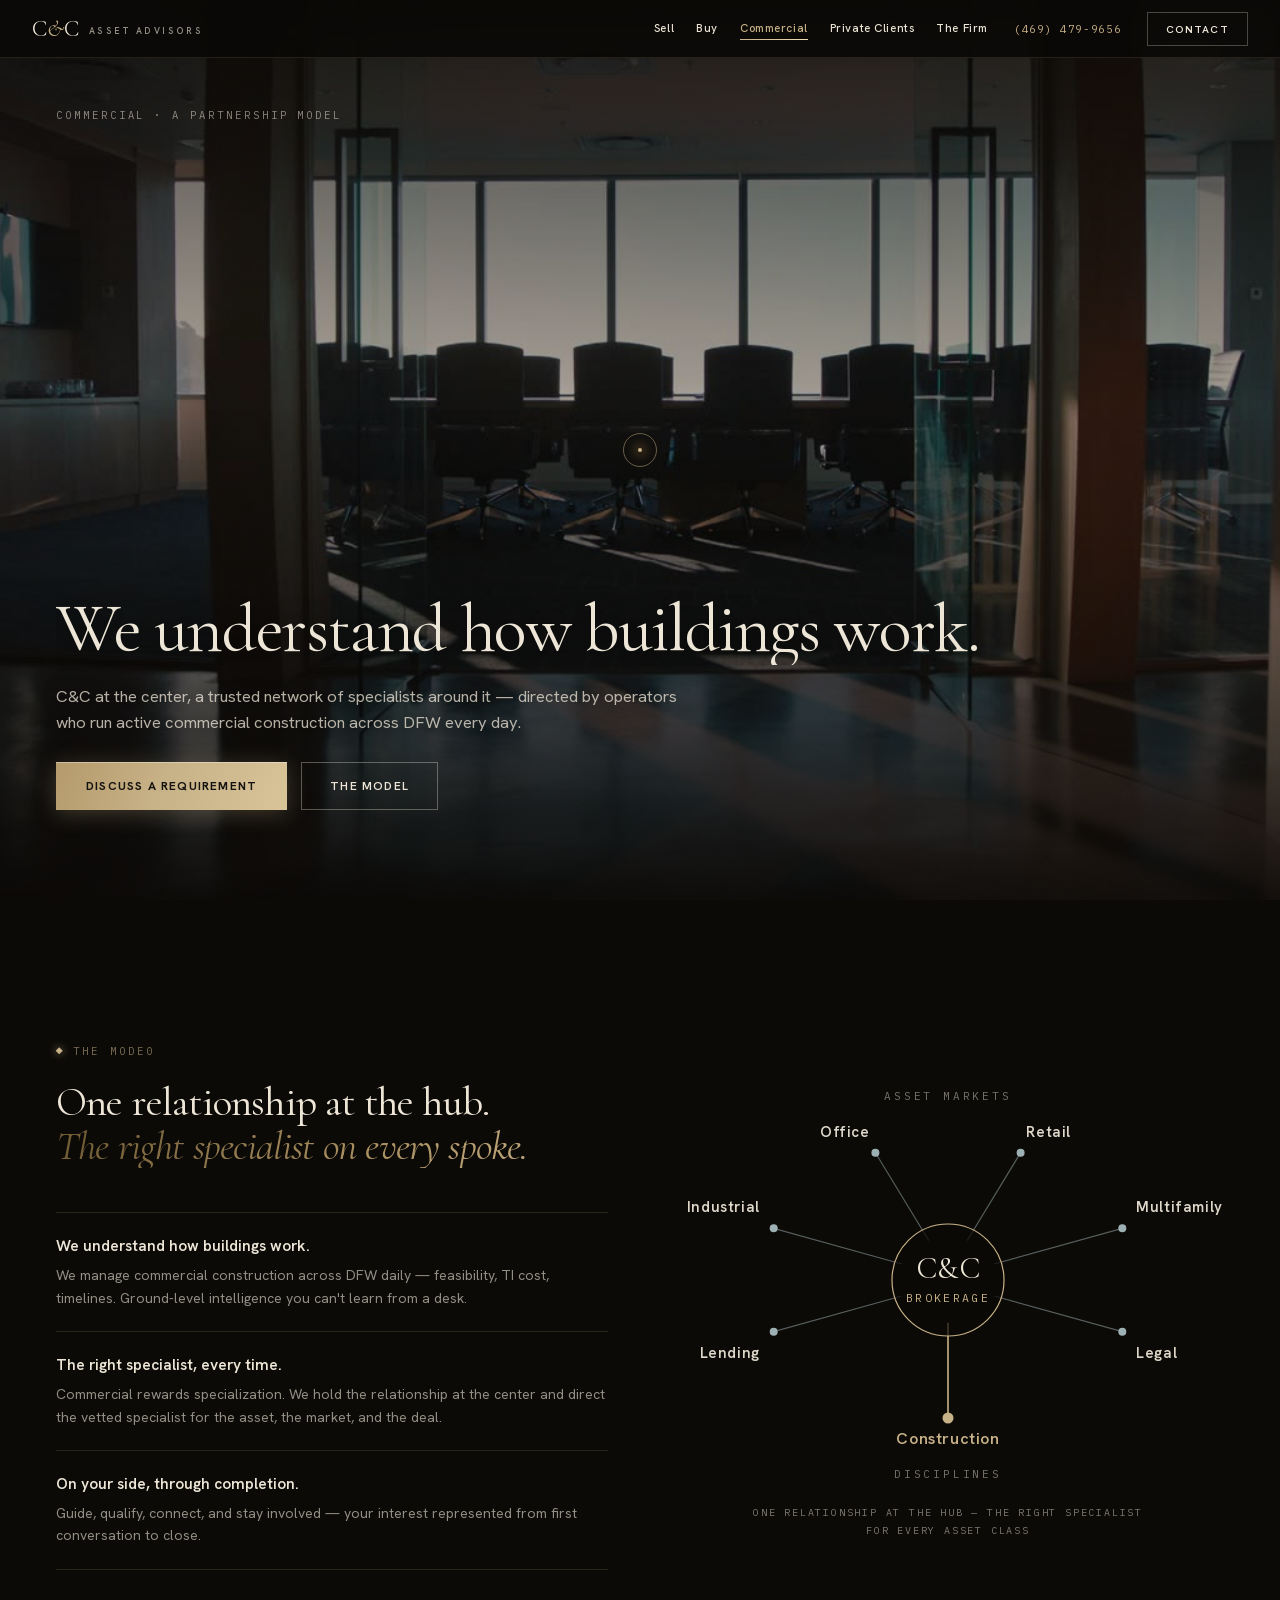
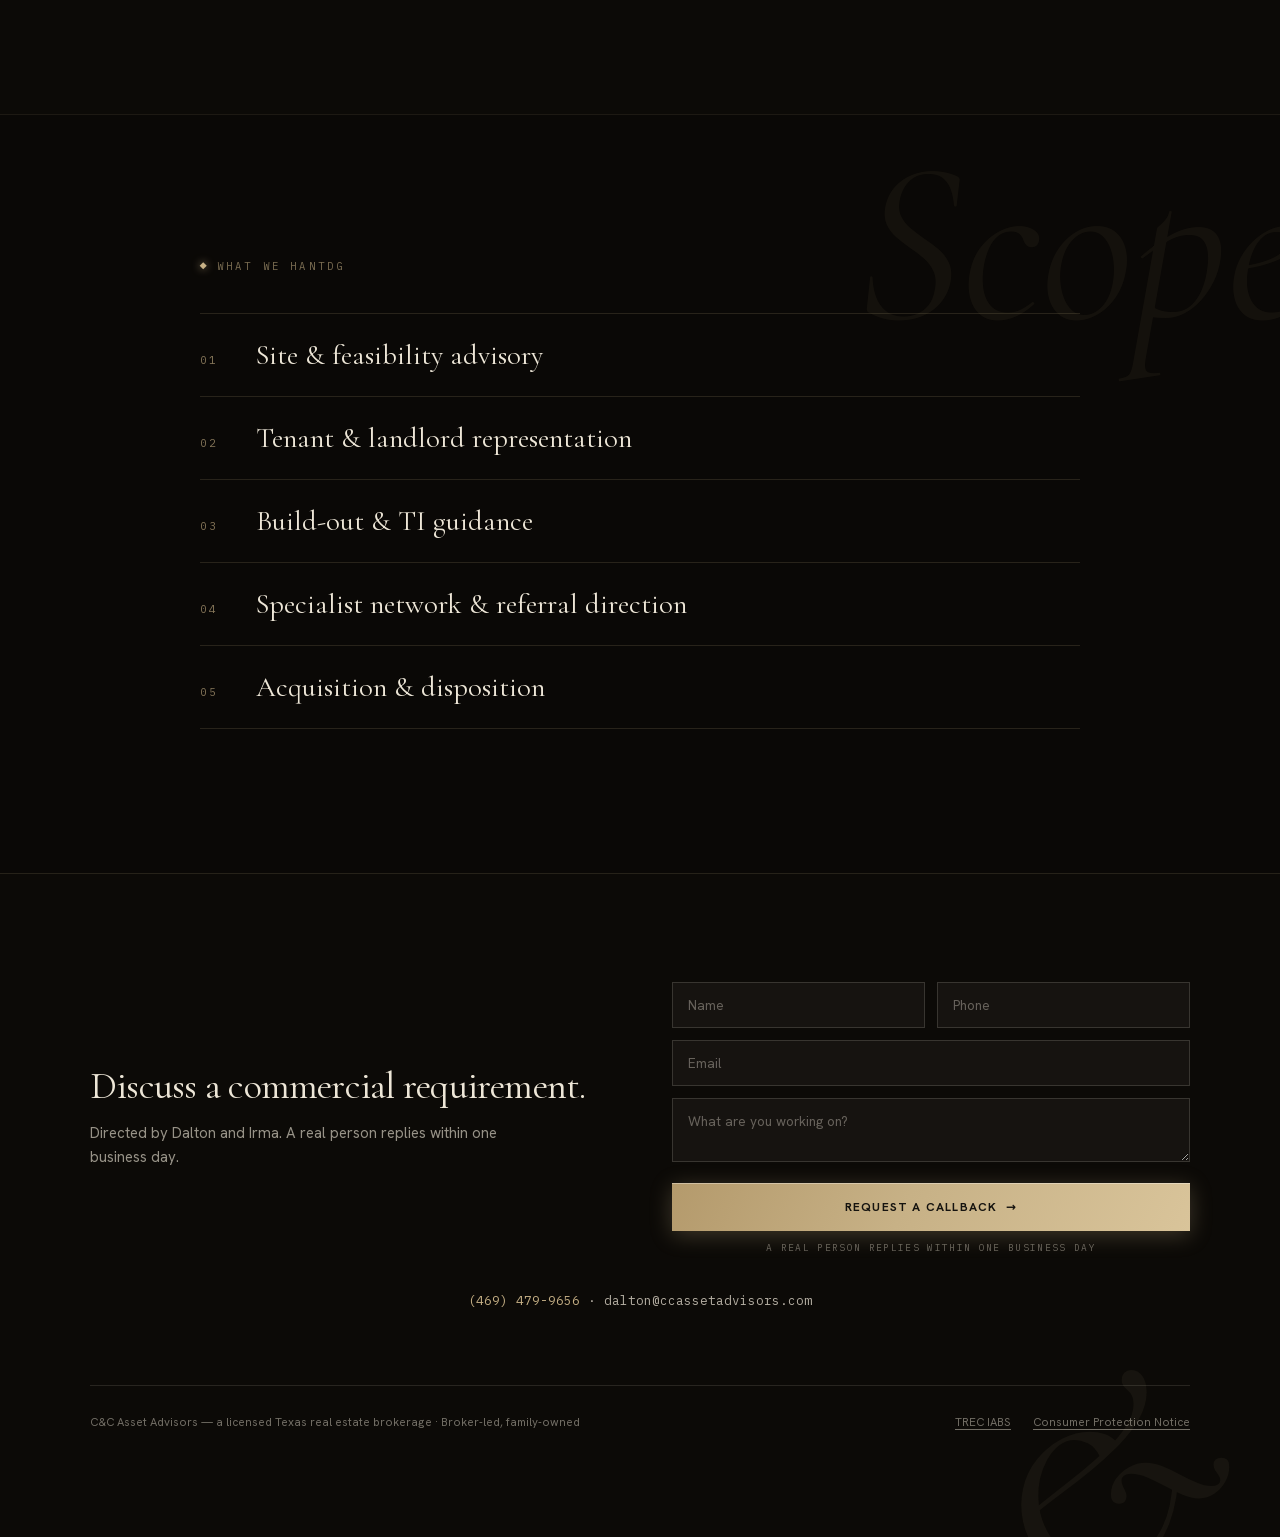
<file: commercial.html>
<!DOCTYPE html>
<html lang="en">
<head>
<meta charset="utf-8">
<meta name="viewport" content="width=device-width, initial-scale=1">
<title>Commercial Real Estate Advisory in Dallas–Fort Worth | C&amp;C Asset Advisors</title>
<meta name="description" content="DFW commercial real estate advisory run by operators who manage active commercial construction daily. Site &amp; feasibility, tenant and landlord representation, build-out &amp; TI guidance, acquisition &amp; disposition.">
<link rel="canonical" href="https://ccassetadvisors.com/commercial.html">
<meta property="og:type" content="website">
<meta property="og:site_name" content="C&amp;C Asset Advisors">
<meta property="og:title" content="Commercial Real Estate Advisory — DFW | C&amp;C Asset Advisors">
<meta property="og:description" content="We understand how buildings work. One relationship at the hub, the right specialist on every spoke — directed by operators inside DFW construction daily.">
<meta property="og:url" content="https://ccassetadvisors.com/commercial.html">
<meta property="og:image" content="https://ccassetadvisors.com/assets/img/og.jpg">
<meta property="og:image:width" content="1200">
<meta property="og:image:height" content="630">
<meta property="og:image:alt" content="C&amp;C Asset Advisors — Dallas–Fort Worth Real Estate Advisory">
<meta name="twitter:card" content="summary_large_image">
<meta name="twitter:image" content="https://ccassetadvisors.com/assets/img/og.jpg">
<link rel="icon" href="favicon.svg" type="image/svg+xml">
<meta name="theme-color" content="#0A0806">
<link rel="manifest" href="manifest.json">
<link rel="apple-touch-icon" href="assets/img/icon-180.png">
<link rel="preload" href="assets/fonts/cormorant.woff2" as="font" type="font/woff2" crossorigin>
<link rel="preload" href="assets/fonts/hanken.woff2" as="font" type="font/woff2" crossorigin>
<link rel="stylesheet" href="css/site.css">
<style>
/* hub diagram draws itself on reveal */
.hub-svg line{stroke-dasharray:240;stroke-dashoffset:240;transition:stroke-dashoffset 1.6s var(--ease-out)}
.hub-svg circle:not(.hub-core){transform-origin:center;transform-box:fill-box;transform:scale(0);transition:transform .7s var(--ease-out)}
.reveal.in .hub-svg line{stroke-dashoffset:0}
.reveal.in .hub-svg circle:not(.hub-core){transform:scale(1)}
.reveal.in .hub-svg line:nth-of-type(2){transition-delay:.12s}.reveal.in .hub-svg line:nth-of-type(3){transition-delay:.24s}
.reveal.in .hub-svg line:nth-of-type(4){transition-delay:.36s}.reveal.in .hub-svg line:nth-of-type(5){transition-delay:.48s}
.reveal.in .hub-svg line:nth-of-type(6){transition-delay:.6s}.reveal.in .hub-svg line:nth-of-type(7){transition-delay:.72s}
.reveal.in .hub-svg circle:nth-of-type(1){transition-delay:.3s}.reveal.in .hub-svg circle:nth-of-type(2){transition-delay:.42s}
.reveal.in .hub-svg circle:nth-of-type(3){transition-delay:.54s}.reveal.in .hub-svg circle:nth-of-type(4){transition-delay:.66s}
.reveal.in .hub-svg circle:nth-of-type(5){transition-delay:.78s}.reveal.in .hub-svg circle:nth-of-type(6){transition-delay:.9s}
.reveal.in .hub-svg circle:nth-of-type(7){transition-delay:1s}
</style>
</head>
<body>
<a class="skip-link" href="#main">Skip to content</a>

<header class="hud">
  <a href="index.html" class="hud-logo" aria-label="C&amp;C Asset Advisors — home">C<em>&amp;</em>C <small>ASSET ADVISORS</small></a>
  <div class="hud-spacer"></div>
  <nav class="hud-nav" aria-label="Primary">
    <a href="sell.html">Sell</a>
    <a href="buy.html">Buy</a>
    <a href="commercial.html" aria-current="page">Commercial</a>
    <a href="private-clients.html">Private Clients</a>
    <a href="firm.html">The Firm</a>
  </nav>
  <a href="tel:+14694799656" class="hud-tel">(469) 479-9656</a>
  <a href="#contact" class="hud-contact">Contact</a>
  <button class="hud-burger" aria-expanded="false" aria-label="Menu"><span class="sr-only">Menu</span></button>
</header>
<nav class="mobile-menu" aria-label="Mobile">
  <a href="sell.html">Sell</a>
  <a href="buy.html">Buy</a>
  <a href="commercial.html" aria-current="page">Commercial</a>
  <a href="private-clients.html">Private Clients</a>
  <a href="firm.html">The Firm</a>
  <a href="#contact">Contact</a>
</nav>

<main id="main">
<!-- HERO · Dallas skyline -->
<section style="position:relative;height:100svh;overflow:hidden;background:#0A0806">
  <video class="hero-vid" src="assets/video/skyline.mp4" poster="assets/img/poster-skyline.jpg" autoplay muted loop playsinline preload="auto"></video>
  <div style="position:absolute;inset:0;background:linear-gradient(180deg,rgba(10,8,6,.7) 0%,rgba(10,8,6,.22) 45%,rgba(10,8,6,.92) 100%)"></div>
  <div style="position:absolute;left:var(--pad-x);top:max(78px,12svh);font-family:var(--mono);font-size:10.5px;letter-spacing:.28em;color:rgba(237,230,215,.55);animation:fadeIn 1.4s .6s both">COMMERCIAL · A PARTNERSHIP MODEL</div>
  <div style="position:absolute;left:var(--pad-x);right:var(--pad-x);bottom:max(10svh,64px)">
    <h1 style="margin:0;overflow:hidden;padding-bottom:.06em;font-weight:400"><span style="display:inline-block;animation:rise 1.1s var(--ease-out) .4s both;font-family:var(--serif);font-size:clamp(36px,min(5.4vw,8.5svh),86px);line-height:1;letter-spacing:-0.02em;color:#EDE6D7;text-shadow:0 2px 28px rgba(10,8,6,.8)">We understand how buildings work.</span></h1>
    <p style="font-size:clamp(14.5px,1.3vw,17px);line-height:1.6;color:rgba(237,230,215,.75);margin:18px 0 0;max-width:640px;animation:fadeIn 1.2s 1s both;text-shadow:0 1px 16px rgba(10,8,6,.8)">C&amp;C at the center, a trusted network of specialists around it — directed by operators who run active commercial construction across DFW every day.</p>
    <div style="display:flex;align-items:center;gap:14px;margin-top:26px;flex-wrap:wrap;animation:fadeIn 1.2s 1.3s both">
      <a href="#contact" class="btn btn-gold">Discuss a requirement</a>
      <a href="#model" class="btn btn-ghost">The model</a>
    </div>
  </div>
</section>

<!-- THE MODEL · hub and spoke -->
<section id="model" style="background:#0C0A07;padding:clamp(120px,16vh,200px) var(--pad-x)">
  <div class="wrap-wide" style="display:grid;grid-template-columns:repeat(auto-fit,minmax(min(100%,420px),1fr));gap:clamp(36px,5vw,80px);align-items:center">
    <div>
      <div class="mono-label" style="letter-spacing:.3em">THE MODEL</div>
      <h2 class="h-display reveal" style="font-size:clamp(30px,3.2vw,50px);line-height:1.08;margin-top:22px">One relationship at the hub. <em class="gold-text">The right specialist on every spoke.</em></h2>
      <div style="margin-top:44px;display:flex;flex-direction:column">
        <div class="row-hover" style="border-top:1px solid rgba(199,177,134,.16);padding:22px 0">
          <div style="font-size:15.5px;font-weight:600;color:#EDE6D7">We understand how buildings work.</div>
          <div style="font-size:14px;line-height:1.6;color:rgba(237,230,215,.6);margin-top:8px">We manage commercial construction across DFW daily — feasibility, TI cost, timelines. Ground-level intelligence you can't learn from a desk.</div>
        </div>
        <div class="row-hover" style="border-top:1px solid rgba(199,177,134,.16);padding:22px 0">
          <div style="font-size:15.5px;font-weight:600;color:#EDE6D7">The right specialist, every time.</div>
          <div style="font-size:14px;line-height:1.6;color:rgba(237,230,215,.6);margin-top:8px">Commercial rewards specialization. We hold the relationship at the center and direct the vetted specialist for the asset, the market, and the deal.</div>
        </div>
        <div class="row-hover" style="border-top:1px solid rgba(199,177,134,.16);border-bottom:1px solid rgba(199,177,134,.16);padding:22px 0">
          <div style="font-size:15.5px;font-weight:600;color:#EDE6D7">On your side, through completion.</div>
          <div style="font-size:14px;line-height:1.6;color:rgba(237,230,215,.6);margin-top:8px">Guide, qualify, connect, and stay involved — your interest represented from first conversation to close.</div>
        </div>
      </div>
    </div>
    <div class="reveal" style="display:flex;flex-direction:column;align-items:center">
      <svg class="hub-svg" viewBox="0 0 520 412" style="display:block;width:min(100%,520px);height:auto;overflow:visible" role="img" aria-label="C&amp;C Brokerage at the hub of a specialist network spanning industrial, office, retail, multifamily, lending, construction, and legal">
        <text x="260" y="26" text-anchor="middle" fill="rgba(237,230,215,.48)" font-family="IBM Plex Mono,monospace" font-size="11" letter-spacing="2.8">ASSET MARKETS</text>
        <text x="260" y="404" text-anchor="middle" fill="rgba(237,230,215,.48)" font-family="IBM Plex Mono,monospace" font-size="11" letter-spacing="2.8">DISCIPLINES</text>
        <line x1="213.8" y1="190.0" x2="85.7" y2="154.3" stroke="#9DB0B4" stroke-opacity=".5" stroke-width="1.2"></line>
        <line x1="240.8" y1="166.5" x2="187.4" y2="78.7" stroke="#9DB0B4" stroke-opacity=".5" stroke-width="1.2"></line>
        <line x1="279.2" y1="166.5" x2="332.6" y2="78.7" stroke="#9DB0B4" stroke-opacity=".5" stroke-width="1.2"></line>
        <line x1="306.2" y1="190.0" x2="434.3" y2="154.3" stroke="#9DB0B4" stroke-opacity=".5" stroke-width="1.2"></line>
        <line x1="213.8" y1="222.0" x2="85.7" y2="257.7" stroke="#9DB0B4" stroke-opacity=".5" stroke-width="1.2"></line>
        <line x1="260" y1="248.8" x2="260" y2="344" stroke="#C7B186" stroke-opacity=".9" stroke-width="1.8"></line>
        <line x1="306.2" y1="222.0" x2="434.3" y2="257.7" stroke="#9DB0B4" stroke-opacity=".5" stroke-width="1.2"></line>
        <circle cx="85.7" cy="154.3" r="4" fill="#9DB0B4"></circle>
        <circle cx="187.4" cy="78.7" r="4" fill="#9DB0B4"></circle>
        <circle cx="332.6" cy="78.7" r="4" fill="#9DB0B4"></circle>
        <circle cx="434.3" cy="154.3" r="4" fill="#9DB0B4"></circle>
        <circle cx="85.7" cy="257.7" r="4" fill="#9DB0B4"></circle>
        <circle cx="260" cy="344" r="5.5" fill="#C7B186"></circle>
        <circle cx="434.3" cy="257.7" r="4" fill="#9DB0B4"></circle>
        <circle class="hub-core" cx="260" cy="206" r="56" fill="rgba(12,10,7,.72)" stroke="#C7B186" stroke-width="1.2" style="animation:corePulse 4s ease-in-out infinite"></circle>
        <text x="260" y="204" text-anchor="middle" fill="#EDE6D7" font-family="Cormorant Garamond,serif" font-size="31" letter-spacing="-0.3">C&amp;C</text>
        <text x="260" y="228" text-anchor="middle" fill="#C7B186" font-family="IBM Plex Mono,monospace" font-size="11.5" letter-spacing="2.3">BROKERAGE</text>
        <text x="71.8" y="138.3" text-anchor="end" fill="rgba(237,230,215,.94)" font-family="Hanken Grotesk,sans-serif" font-weight="600" font-size="15" letter-spacing=".6">Industrial</text>
        <text x="181.6" y="62.7" text-anchor="end" fill="rgba(237,230,215,.94)" font-family="Hanken Grotesk,sans-serif" font-weight="600" font-size="15" letter-spacing=".6">Office</text>
        <text x="338.4" y="62.7" text-anchor="start" fill="rgba(237,230,215,.94)" font-family="Hanken Grotesk,sans-serif" font-weight="600" font-size="15" letter-spacing=".6">Retail</text>
        <text x="448.2" y="138.3" text-anchor="start" fill="rgba(237,230,215,.94)" font-family="Hanken Grotesk,sans-serif" font-weight="600" font-size="15" letter-spacing=".6">Multifamily</text>
        <text x="71.8" y="283.7" text-anchor="end" fill="rgba(237,230,215,.94)" font-family="Hanken Grotesk,sans-serif" font-weight="600" font-size="15" letter-spacing=".6">Lending</text>
        <text x="260" y="370" text-anchor="middle" fill="#C7B186" font-family="Hanken Grotesk,sans-serif" font-weight="600" font-size="16" letter-spacing=".6">Construction</text>
        <text x="448.2" y="283.7" text-anchor="start" fill="rgba(237,230,215,.94)" font-family="Hanken Grotesk,sans-serif" font-weight="600" font-size="15" letter-spacing=".6">Legal</text>
      </svg>
      <div style="font-family:var(--mono);font-size:10px;letter-spacing:.18em;color:rgba(237,230,215,.5);margin-top:18px;text-align:center;max-width:420px;line-height:1.8">ONE RELATIONSHIP AT THE HUB — THE RIGHT SPECIALIST FOR EVERY ASSET CLASS</div>
    </div>
  </div>
</section>

<!-- WHAT WE HANDLE -->
<section class="ghost-word" data-word="Scope" style="background:#0A0806;padding:clamp(120px,16vh,200px) var(--pad-x);border-top:1px solid rgba(199,177,134,.1)">
  <div style="max-width:880px;margin:0 auto">
    <h2 class="mono-label" style="letter-spacing:.3em;font-weight:400;margin:0">WHAT WE HANDLE</h2>
    <ol style="margin:40px 0 0;padding:0;list-style:none;display:flex;flex-direction:column">
      <li class="row-hover reveal" style="border-top:1px solid rgba(199,177,134,.16);padding:24px 0;display:flex;align-items:baseline;gap:24px"><span style="font-family:var(--mono);font-size:11px;letter-spacing:.2em;color:rgba(199,177,134,.65);min-width:32px">01</span><span style="font-family:var(--serif);font-size:clamp(21px,2.2vw,29px);color:#EDE6D7">Site &amp; feasibility advisory</span></li>
      <li class="row-hover reveal" style="border-top:1px solid rgba(199,177,134,.16);padding:24px 0;display:flex;align-items:baseline;gap:24px"><span style="font-family:var(--mono);font-size:11px;letter-spacing:.2em;color:rgba(199,177,134,.65);min-width:32px">02</span><span style="font-family:var(--serif);font-size:clamp(21px,2.2vw,29px);color:#EDE6D7">Tenant &amp; landlord representation</span></li>
      <li class="row-hover reveal" style="border-top:1px solid rgba(199,177,134,.16);padding:24px 0;display:flex;align-items:baseline;gap:24px"><span style="font-family:var(--mono);font-size:11px;letter-spacing:.2em;color:rgba(199,177,134,.65);min-width:32px">03</span><span style="font-family:var(--serif);font-size:clamp(21px,2.2vw,29px);color:#EDE6D7">Build-out &amp; TI guidance</span></li>
      <li class="row-hover reveal" style="border-top:1px solid rgba(199,177,134,.16);padding:24px 0;display:flex;align-items:baseline;gap:24px"><span style="font-family:var(--mono);font-size:11px;letter-spacing:.2em;color:rgba(199,177,134,.65);min-width:32px">04</span><span style="font-family:var(--serif);font-size:clamp(21px,2.2vw,29px);color:#EDE6D7">Specialist network &amp; referral direction</span></li>
      <li class="row-hover reveal" style="border-top:1px solid rgba(199,177,134,.16);border-bottom:1px solid rgba(199,177,134,.16);padding:24px 0;display:flex;align-items:baseline;gap:24px"><span style="font-family:var(--mono);font-size:11px;letter-spacing:.2em;color:rgba(199,177,134,.65);min-width:32px">05</span><span style="font-family:var(--serif);font-size:clamp(21px,2.2vw,29px);color:#EDE6D7">Acquisition &amp; disposition</span></li>
    </ol>
  </div>
</section>

<!-- CONTACT / FOOTER -->
<section id="contact" class="amp-ghost" style="background:#0C0A07;border-top:1px solid rgba(199,177,134,.14);padding:clamp(90px,12vh,140px) var(--pad-x)">
  <div class="wrap" style="display:flex;align-items:center;gap:clamp(28px,5vw,72px);flex-wrap:wrap">
    <div style="flex:1 1 340px">
      <h2 class="h-display" style="font-size:clamp(30px,3vw,44px);line-height:1.06">Discuss a commercial requirement.</h2>
      <p style="font-size:15px;line-height:1.6;color:rgba(237,230,215,.62);margin:14px 0 0;max-width:420px">Directed by Dalton and Irma. A real person replies within one business day.</p>
    </div>
    <div class="lead-mini" data-source="commercial"></div>
  </div>
  <div class="wrap" style="margin-top:34px;text-align:center;font-family:var(--mono);font-size:12.5px;line-height:2;color:rgba(237,230,215,.75)">
    <a href="tel:+14694799656" style="color:#C7B186;text-decoration:none">(469) 479-9656</a> · <a href="mailto:dalton@ccassetadvisors.com" style="color:rgba(237,230,215,.75);text-decoration:none">dalton@ccassetadvisors.com</a>
  </div>
  <div class="wrap foot" style="margin-top:72px">
    <div>C&amp;C Asset Advisors — a licensed Texas real estate brokerage · Broker-led, family-owned</div>
    <div class="foot-links">
      <a href="https://www.trec.texas.gov/forms/information-about-brokerage-services" target="_blank" rel="noopener">TREC IABS</a>
      <a href="https://www.trec.texas.gov/forms/consumer-protection-notice" target="_blank" rel="noopener">Consumer Protection Notice</a>
    </div>
  </div>
</section>
</main>

<script src="js/site.js"></script>
</body>
</html>
</file>
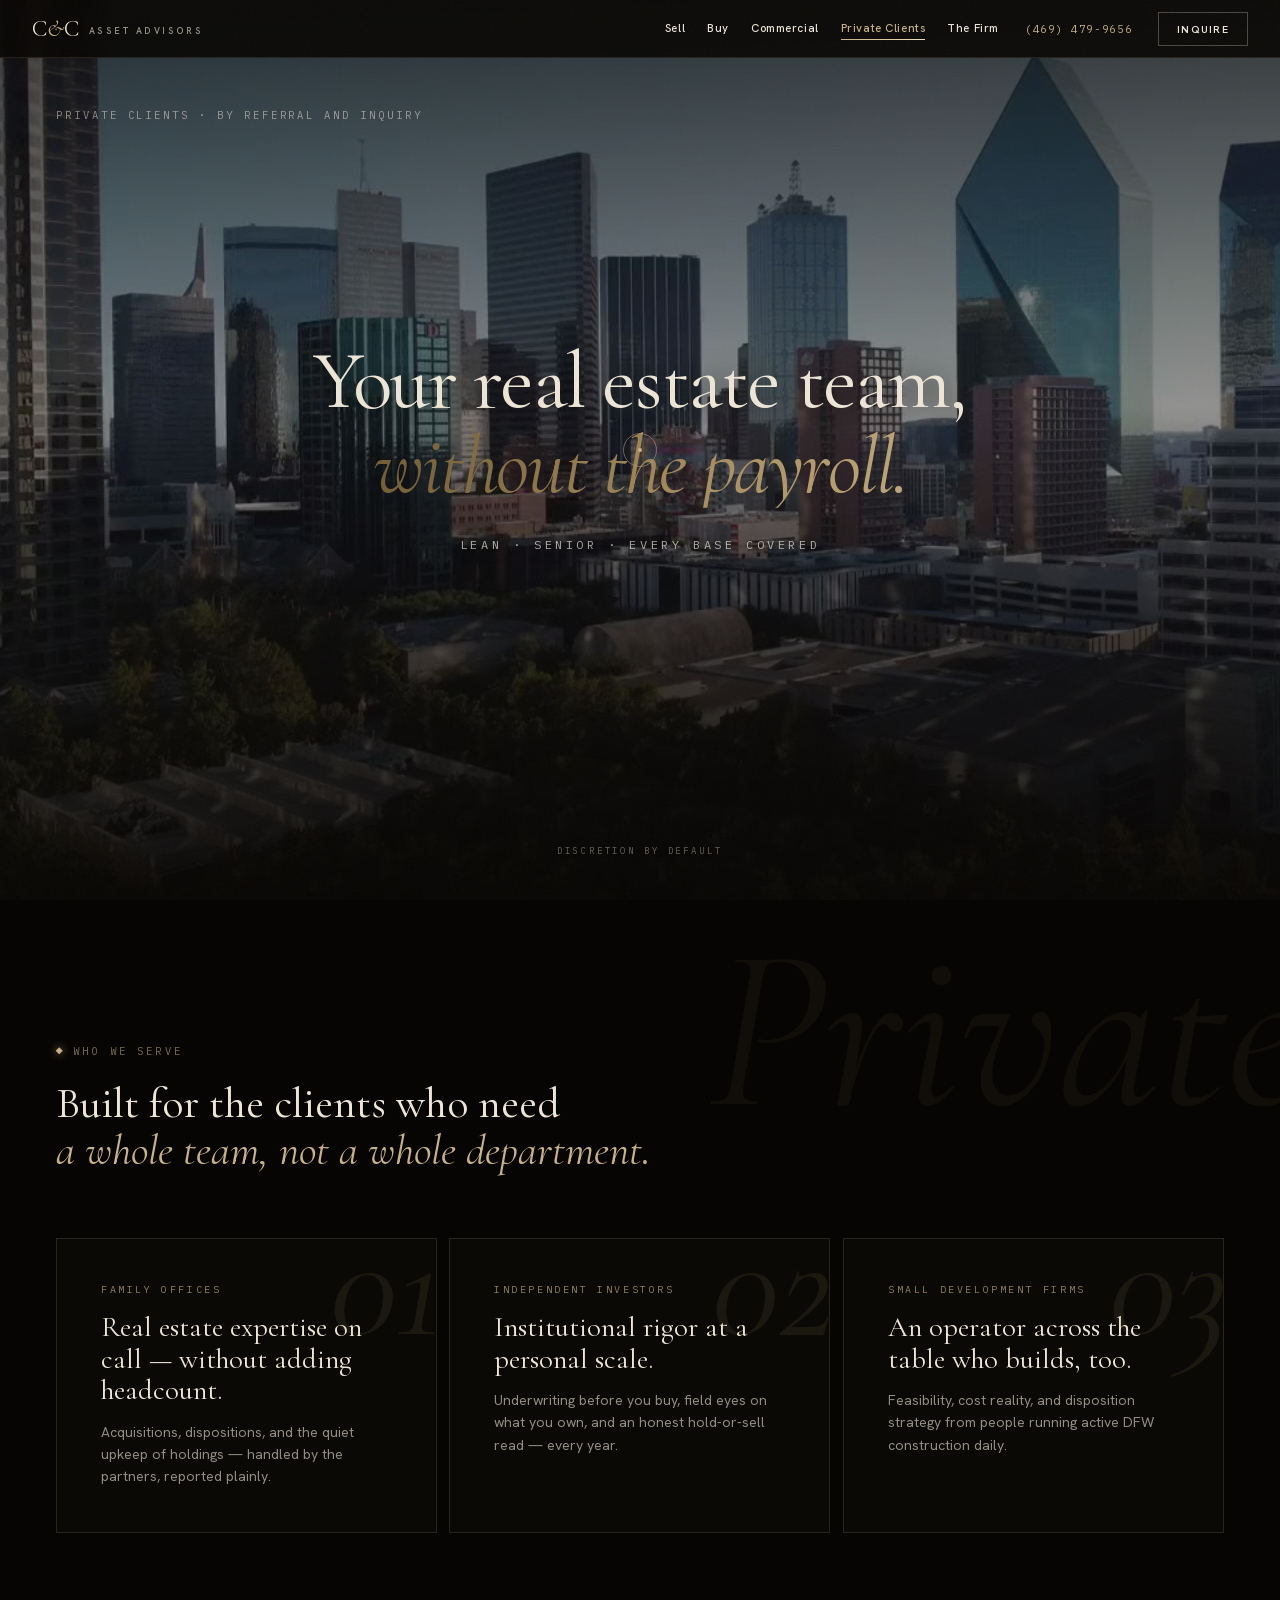
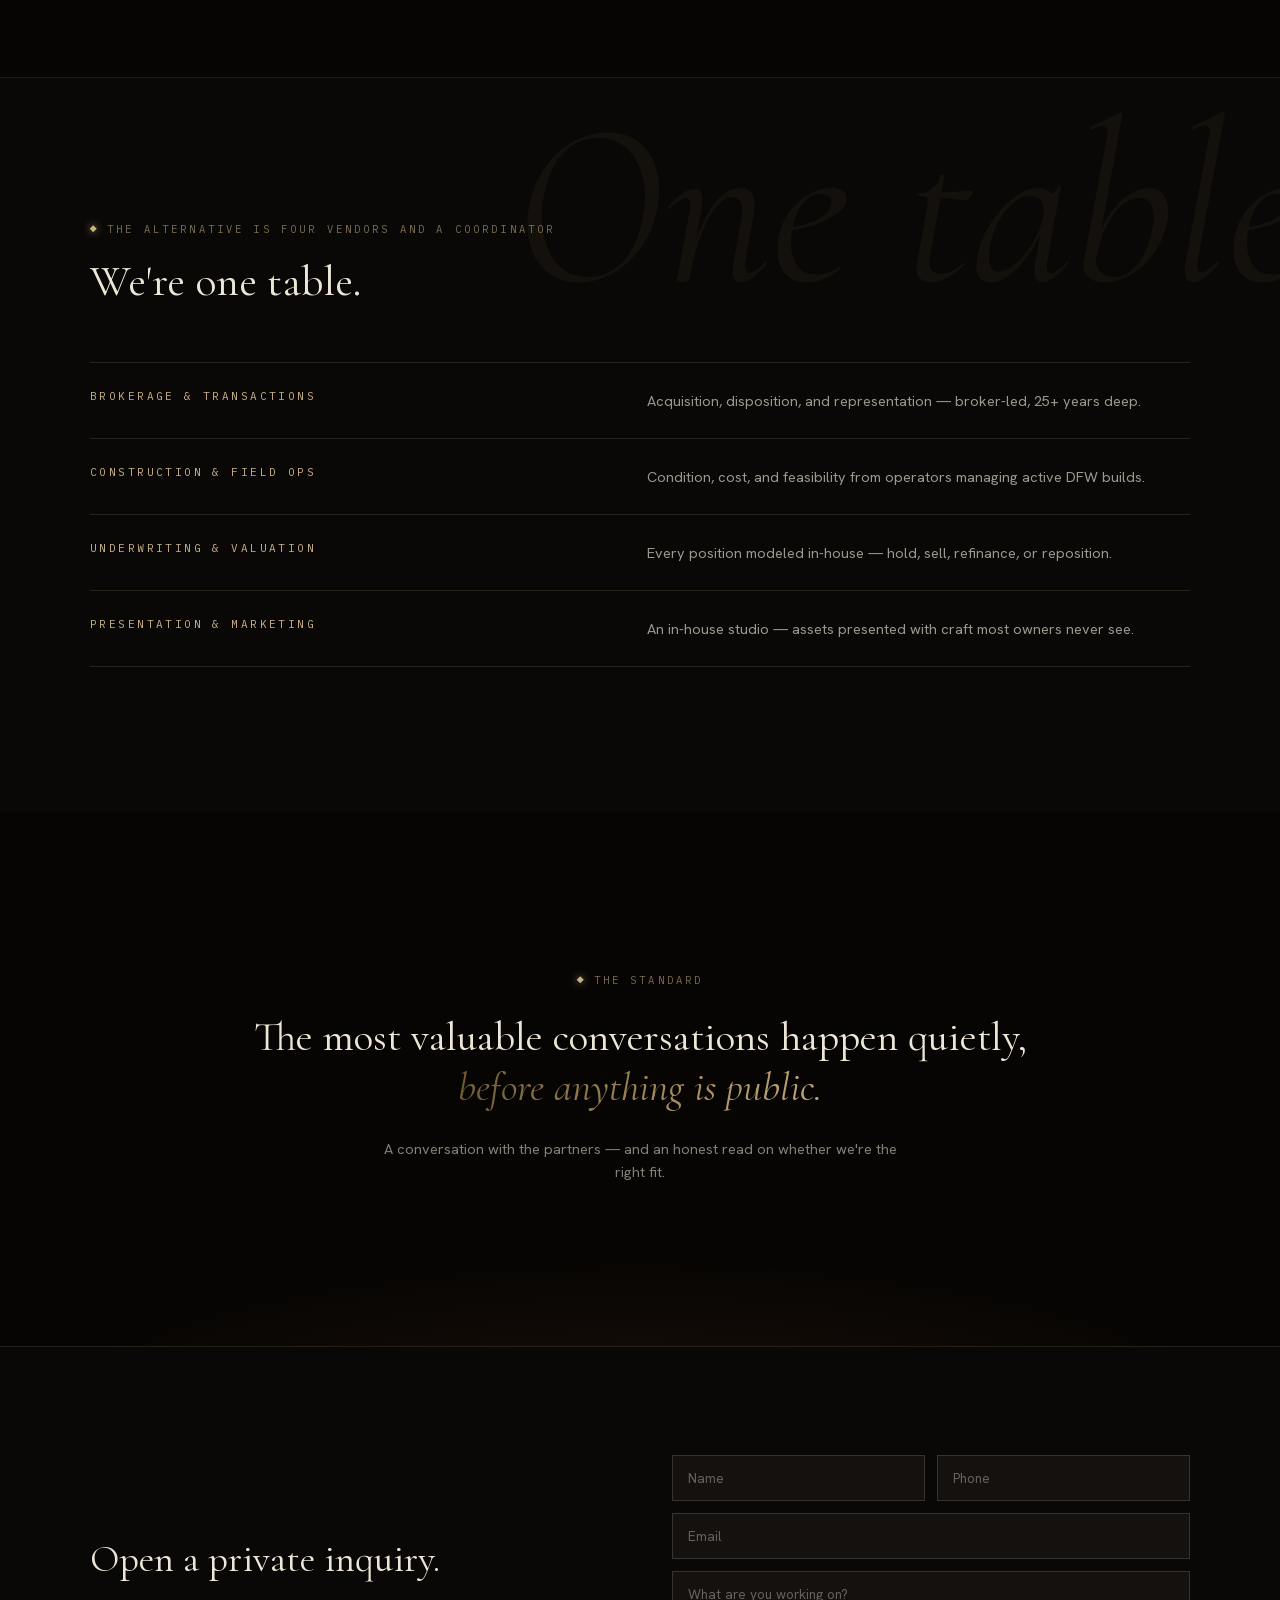
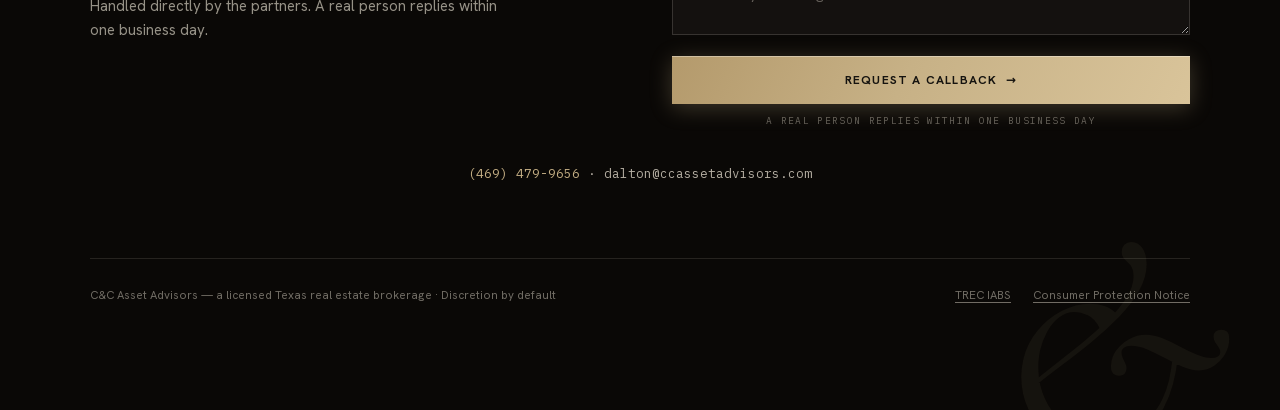
<file: private-clients.html>
<!DOCTYPE html>
<html lang="en">
<head>
<meta charset="utf-8">
<meta name="viewport" content="width=device-width, initial-scale=1">
<title>Private Clients — Your Real Estate Team, Without the Payroll | C&amp;C Asset Advisors</title>
<meta name="description" content="For family offices, independent investors, and small development firms in Dallas–Fort Worth: brokerage, construction field ops, underwriting, and presentation — one senior table, no headcount.">
<link rel="canonical" href="https://ccassetadvisors.com/private-clients.html">
<meta property="og:type" content="website">
<meta property="og:site_name" content="C&amp;C Asset Advisors">
<meta property="og:title" content="Private Clients — Your Real Estate Team, Without the Payroll">
<meta property="og:description" content="Lean · Senior · Every base covered. Discretion by default.">
<meta property="og:url" content="https://ccassetadvisors.com/private-clients.html">
<meta property="og:image" content="https://ccassetadvisors.com/assets/img/og.jpg">
<meta property="og:image:width" content="1200">
<meta property="og:image:height" content="630">
<meta property="og:image:alt" content="C&amp;C Asset Advisors — Dallas–Fort Worth Real Estate Advisory">
<meta name="twitter:card" content="summary_large_image">
<meta name="twitter:image" content="https://ccassetadvisors.com/assets/img/og.jpg">
<link rel="icon" href="favicon.svg" type="image/svg+xml">
<meta name="theme-color" content="#0A0806">
<link rel="manifest" href="manifest.json">
<link rel="apple-touch-icon" href="assets/img/icon-180.png">
<link rel="preload" href="assets/fonts/cormorant.woff2" as="font" type="font/woff2" crossorigin>
<link rel="preload" href="assets/fonts/hanken.woff2" as="font" type="font/woff2" crossorigin>
<link rel="stylesheet" href="css/site.css">
<style>
body{background:#070503}
@keyframes emberGlow{0%,100%{opacity:.5}50%{opacity:.9}}
.pc-card{position:relative;overflow:hidden;border:1px solid rgba(237,230,215,.13);background:rgba(16,13,9,.55);padding:clamp(28px,3.5vw,44px);transition:transform .5s var(--ease-out),border-color .5s}
@media (hover:hover){.pc-card:hover{transform:translateY(-6px);border-color:rgba(199,177,134,.55)}}
.pc-num{position:absolute;top:-30px;right:-6px;font-family:var(--serif);font-style:italic;font-size:clamp(110px,12vw,170px);line-height:1;color:rgba(199,177,134,.09);pointer-events:none}
</style>
</head>
<body>
<a class="skip-link" href="#main">Skip to content</a>
<div class="grain" aria-hidden="true"></div>

<header class="hud" style="background:rgba(7,5,3,.88)">
  <a href="index.html" class="hud-logo" aria-label="C&amp;C Asset Advisors — home">C<em>&amp;</em>C <small>ASSET ADVISORS</small></a>
  <div class="hud-spacer"></div>
  <nav class="hud-nav" aria-label="Primary">
    <a href="sell.html">Sell</a>
    <a href="buy.html">Buy</a>
    <a href="commercial.html">Commercial</a>
    <a href="private-clients.html" aria-current="page">Private Clients</a>
    <a href="firm.html">The Firm</a>
  </nav>
  <a href="tel:+14694799656" class="hud-tel">(469) 479-9656</a>
  <a href="#inquiry" class="hud-contact">Inquire</a>
  <button class="hud-burger" aria-expanded="false" aria-label="Menu"><span class="sr-only">Menu</span></button>
</header>
<nav class="mobile-menu" aria-label="Mobile"></nav>

<main id="main">
<!-- HERO · Dallas from above -->
<section style="position:relative;height:100svh;overflow:hidden;background:#070503">
  <div style="position:absolute;inset:-30px;animation:zoomSlow 36s ease-in-out infinite alternate">
    <video src="assets/video/dallas.mp4" poster="assets/img/poster-dallas.jpg" autoplay muted loop playsinline preload="auto" style="width:100%;height:100%;object-fit:cover;opacity:.8"></video>
  </div>
  <div style="position:absolute;inset:0;background:linear-gradient(180deg,rgba(7,5,3,.75) 0%,rgba(7,5,3,.3) 45%,rgba(7,5,3,.94) 100%)"></div>
  <div style="position:absolute;top:0;left:0;right:0;height:12vh;background:#040302;z-index:5;transform-origin:top;animation:barOpen 2s cubic-bezier(.76,0,.24,1) .4s both"></div>
  <div style="position:absolute;bottom:0;left:0;right:0;height:12vh;background:#040302;z-index:5;transform-origin:bottom;animation:barOpen 2s cubic-bezier(.76,0,.24,1) .4s both"></div>
  <div style="position:absolute;left:var(--pad-x);top:max(78px,12svh);font-family:var(--mono);font-size:10.5px;letter-spacing:.28em;color:rgba(237,230,215,.55);animation:fadeIn 1.4s .6s both">PRIVATE CLIENTS · BY REFERRAL AND INQUIRY</div>
  <div style="position:absolute;left:0;right:0;top:50%;transform:translateY(-52%);display:flex;flex-direction:column;align-items:center;text-align:center;padding:0 clamp(16px,4vw,40px)">
    <h1 style="margin:0">
      <span style="display:block;overflow:hidden;padding-bottom:.05em"><span style="display:inline-block;animation:rise 1.2s var(--ease-out) .5s both;font-family:var(--serif);font-size:clamp(36px,min(6.4vw,9.4svh),110px);line-height:1.02;letter-spacing:-0.022em;color:#EDE6D7;text-shadow:0 2px 28px rgba(7,5,3,.85)">Your real estate team,</span></span>
      <span style="display:block;overflow:hidden;padding-bottom:.07em"><span class="gold-text" style="display:inline-block;animation:rise 1.2s var(--ease-out) .8s both;font-family:var(--serif);font-style:italic;font-size:clamp(36px,min(6.4vw,9.4svh),110px);line-height:1.02;letter-spacing:-0.022em">without the payroll.</span></span>
    </h1>
    <p style="font-family:var(--mono);font-size:clamp(9.5px,1vw,12px);letter-spacing:.3em;color:rgba(237,230,215,.72);margin:clamp(18px,3svh,32px) 0 0;animation:fadeIn 1.3s 1.4s both;text-shadow:0 1px 14px rgba(7,5,3,.85)">LEAN · SENIOR · EVERY BASE COVERED</p>
  </div>
  <div style="position:absolute;left:50%;bottom:44px;transform:translateX(-50%);font-family:var(--mono);font-size:9px;letter-spacing:.32em;color:rgba(237,230,215,.4);animation:fadeIn 1.4s 2s both">DISCRETION BY DEFAULT</div>
</section>

<!-- WHO WE SERVE -->
<section class="ghost-word" data-word="Private" style="background:#070503;padding:clamp(120px,16vh,200px) var(--pad-x)">
  <div class="wrap-wide">
    <div class="mono-label" style="letter-spacing:.3em">WHO WE SERVE</div>
    <h2 class="reveal" style="margin:22px 0 0;font-family:var(--serif);font-size:clamp(30px,3.4vw,52px);line-height:1.08;color:#EDE6D7;max-width:940px">Built for the clients who need <em style="color:#C7B186">a whole team, not a whole department.</em></h2>
    <div style="display:grid;grid-template-columns:repeat(auto-fit,minmax(min(100%,300px),1fr));gap:12px;margin-top:64px">
      <div class="pc-card reveal" data-tilt>
        <div class="pc-num" aria-hidden="true">01</div>
        <div style="font-family:var(--mono);font-size:10px;letter-spacing:.26em;color:rgba(199,177,134,.7)">FAMILY OFFICES</div>
        <div style="font-family:var(--serif);font-size:clamp(23px,2.2vw,30px);line-height:1.12;color:#EDE6D7;margin-top:16px">Real estate expertise on call — without adding headcount.</div>
        <div style="font-size:14px;line-height:1.6;color:rgba(237,230,215,.6);margin-top:14px">Acquisitions, dispositions, and the quiet upkeep of holdings — handled by the partners, reported plainly.</div>
      </div>
      <div class="pc-card reveal" data-tilt data-delay="1">
        <div class="pc-num" aria-hidden="true">02</div>
        <div style="font-family:var(--mono);font-size:10px;letter-spacing:.26em;color:rgba(199,177,134,.7)">INDEPENDENT INVESTORS</div>
        <div style="font-family:var(--serif);font-size:clamp(23px,2.2vw,30px);line-height:1.12;color:#EDE6D7;margin-top:16px">Institutional rigor at a personal scale.</div>
        <div style="font-size:14px;line-height:1.6;color:rgba(237,230,215,.6);margin-top:14px">Underwriting before you buy, field eyes on what you own, and an honest hold-or-sell read — every year.</div>
      </div>
      <div class="pc-card reveal" data-tilt data-delay="2">
        <div class="pc-num" aria-hidden="true">03</div>
        <div style="font-family:var(--mono);font-size:10px;letter-spacing:.26em;color:rgba(199,177,134,.7)">SMALL DEVELOPMENT FIRMS</div>
        <div style="font-family:var(--serif);font-size:clamp(23px,2.2vw,30px);line-height:1.12;color:#EDE6D7;margin-top:16px">An operator across the table who builds, too.</div>
        <div style="font-size:14px;line-height:1.6;color:rgba(237,230,215,.6);margin-top:14px">Feasibility, cost reality, and disposition strategy from people running active DFW construction daily.</div>
      </div>
    </div>
  </div>
</section>

<!-- EVERY BASE -->
<section class="ghost-word" data-word="One table" style="background:#0A0806;padding:clamp(120px,16vh,200px) var(--pad-x);border-top:1px solid rgba(199,177,134,.1)">
  <div class="wrap">
    <div class="mono-label" style="letter-spacing:.3em">THE ALTERNATIVE IS FOUR VENDORS AND A COORDINATOR</div>
    <h2 class="reveal" style="margin:22px 0 0;font-family:var(--serif);font-size:clamp(30px,3.4vw,52px);line-height:1.1;color:#EDE6D7;max-width:800px">We're one table.</h2>
    <div style="margin-top:56px;display:flex;flex-direction:column">
      <div class="row-hover reveal" style="border-top:1px solid rgba(199,177,134,.16);padding:26px 0;display:grid;grid-template-columns:repeat(auto-fit,minmax(min(100%,240px),1fr));gap:14px">
        <div style="font-family:var(--mono);font-size:11px;letter-spacing:.22em;color:#C7B186">BROKERAGE &amp; TRANSACTIONS</div>
        <div style="font-size:14.5px;line-height:1.6;color:rgba(237,230,215,.65)">Acquisition, disposition, and representation — broker-led, 25+ years deep.</div>
      </div>
      <div class="row-hover reveal" style="border-top:1px solid rgba(199,177,134,.16);padding:26px 0;display:grid;grid-template-columns:repeat(auto-fit,minmax(min(100%,240px),1fr));gap:14px">
        <div style="font-family:var(--mono);font-size:11px;letter-spacing:.22em;color:#C7B186">CONSTRUCTION &amp; FIELD OPS</div>
        <div style="font-size:14.5px;line-height:1.6;color:rgba(237,230,215,.65)">Condition, cost, and feasibility from operators managing active DFW builds.</div>
      </div>
      <div class="row-hover reveal" style="border-top:1px solid rgba(199,177,134,.16);padding:26px 0;display:grid;grid-template-columns:repeat(auto-fit,minmax(min(100%,240px),1fr));gap:14px">
        <div style="font-family:var(--mono);font-size:11px;letter-spacing:.22em;color:#C7B186">UNDERWRITING &amp; VALUATION</div>
        <div style="font-size:14.5px;line-height:1.6;color:rgba(237,230,215,.65)">Every position modeled in-house — hold, sell, refinance, or reposition.</div>
      </div>
      <div class="row-hover reveal" style="border-top:1px solid rgba(199,177,134,.16);border-bottom:1px solid rgba(199,177,134,.16);padding:26px 0;display:grid;grid-template-columns:repeat(auto-fit,minmax(min(100%,240px),1fr));gap:14px">
        <div style="font-family:var(--mono);font-size:11px;letter-spacing:.22em;color:#C7B186">PRESENTATION &amp; MARKETING</div>
        <div style="font-size:14.5px;line-height:1.6;color:rgba(237,230,215,.65)">An in-house studio — assets presented with craft most owners never see.</div>
      </div>
    </div>
  </div>
</section>

<!-- THE STANDARD -->
<section style="position:relative;background:#070503;padding:clamp(130px,18vh,220px) var(--pad-x);text-align:center;overflow:hidden">
  <div style="position:absolute;inset:0;background:radial-gradient(ellipse 80% 55% at 50% 118%,rgba(176,86,60,.13),transparent 62%);animation:emberGlow 6s ease-in-out infinite;pointer-events:none"></div>
  <canvas class="embers" aria-hidden="true"></canvas>
  <div style="position:relative">
    <div class="mono-label reveal-fade" style="letter-spacing:.3em">THE STANDARD</div>
    <h2 class="reveal" style="margin:26px auto 0;font-family:var(--serif);font-size:clamp(28px,3.2vw,48px);line-height:1.22;color:#EDE6D7;max-width:920px">The most valuable conversations happen quietly, <em class="gold-text">before anything is public.</em></h2>
    <p class="reveal-fade" style="font-size:14.5px;line-height:1.6;color:rgba(237,230,215,.55);max-width:520px;margin:24px auto 0">A conversation with the partners — and an honest read on whether we're the right fit.</p>
  </div>
</section>

<!-- INQUIRY -->
<section id="inquiry" class="amp-ghost" style="background:#0A0806;border-top:1px solid rgba(199,177,134,.14);padding:clamp(90px,12vh,140px) var(--pad-x)">
  <div class="wrap" style="display:flex;align-items:center;gap:clamp(28px,5vw,72px);flex-wrap:wrap">
    <div style="flex:1 1 340px">
      <h2 style="margin:0;font-family:var(--serif);font-size:clamp(30px,3vw,44px);line-height:1.06;color:#EDE6D7">Open a private inquiry.</h2>
      <p style="font-size:15px;line-height:1.6;color:rgba(237,230,215,.62);margin:14px 0 0;max-width:420px">Handled directly by the partners. A real person replies within one business day.</p>
    </div>
    <div class="lead-mini" data-source="private-clients"></div>
  </div>
  <div class="wrap" style="margin-top:34px;text-align:center;font-family:var(--mono);font-size:12.5px;line-height:2;color:rgba(237,230,215,.75)">
    <a href="tel:+14694799656" style="color:#C7B186;text-decoration:none">(469) 479-9656</a> · <a href="mailto:dalton@ccassetadvisors.com" style="color:rgba(237,230,215,.75);text-decoration:none">dalton@ccassetadvisors.com</a>
  </div>
  <div class="wrap foot" style="margin-top:72px">
    <div>C&amp;C Asset Advisors — a licensed Texas real estate brokerage · Discretion by default</div>
    <div class="foot-links">
      <a href="https://www.trec.texas.gov/forms/information-about-brokerage-services" target="_blank" rel="noopener">TREC IABS</a>
      <a href="https://www.trec.texas.gov/forms/consumer-protection-notice" target="_blank" rel="noopener">Consumer Protection Notice</a>
    </div>
  </div>
</section>
</main>

<script src="js/site.js"></script>
</body>
</html>
</file>
<file: css/site.css>
/* ============================================================
   C&C Asset Advisors — shared design system
   Palette: ink #0A0806 · bone #EDE6D7 · gold #C7B186 · bronze #8F7546
   ============================================================ */

/* ---------- fonts (self-hosted, latin subsets, variable) ---------- */
@font-face{font-family:'Cormorant Garamond';font-style:normal;font-weight:400 700;font-display:swap;src:url("../assets/fonts/cormorant.woff2") format('woff2');unicode-range:U+0000-00FF,U+0131,U+0152-0153,U+02BB-02BC,U+02C6,U+02DA,U+02DC,U+2000-206F,U+2074,U+20AC,U+2122,U+2191,U+2193,U+2212,U+2215,U+FEFF,U+FFFD}
@font-face{font-family:'Cormorant Garamond';font-style:italic;font-weight:400 700;font-display:swap;src:url("../assets/fonts/cormorant-italic.woff2") format('woff2');unicode-range:U+0000-00FF,U+0131,U+0152-0153,U+02BB-02BC,U+02C6,U+02DA,U+02DC,U+2000-206F,U+2074,U+20AC,U+2122,U+2191,U+2193,U+2212,U+2215,U+FEFF,U+FFFD}
@font-face{font-family:'Hanken Grotesk';font-style:normal;font-weight:300 700;font-display:swap;src:url("../assets/fonts/hanken.woff2") format('woff2');unicode-range:U+0000-00FF,U+0131,U+0152-0153,U+02BB-02BC,U+02C6,U+02DA,U+02DC,U+2000-206F,U+2074,U+20AC,U+2122,U+2191,U+2193,U+2212,U+2215,U+FEFF,U+FFFD}
@font-face{font-family:'IBM Plex Mono';font-style:normal;font-weight:400;font-display:swap;src:url("../assets/fonts/plexmono-400.woff2") format('woff2');unicode-range:U+0000-00FF,U+0131,U+0152-0153,U+02BB-02BC,U+02C6,U+02DA,U+02DC,U+2000-206F,U+2074,U+20AC,U+2122,U+2191,U+2193,U+2212,U+2215,U+FEFF,U+FFFD}
@font-face{font-family:'IBM Plex Mono';font-style:normal;font-weight:500;font-display:swap;src:url("../assets/fonts/plexmono-500.woff2") format('woff2');unicode-range:U+0000-00FF,U+0131,U+0152-0153,U+02BB-02BC,U+02C6,U+02DA,U+02DC,U+2000-206F,U+2074,U+20AC,U+2122,U+2191,U+2193,U+2212,U+2215,U+FEFF,U+FFFD}

/* ---------- tokens ---------- */
:root{
  --ink:#0A0806; --ink-2:#0C0A07; --ink-3:#17130D; --ink-4:#15130F;
  --bone:#EDE6D7; --paper:#F2EEE6; --paper-2:#ECE5D8;
  --gold:#C7B186; --bronze:#8F7546; --ember:#B0563C;
  --serif:'Cormorant Garamond',Georgia,serif;
  --sans:'Hanken Grotesk',system-ui,sans-serif;
  --mono:'IBM Plex Mono',ui-monospace,monospace;
  --pad-x:clamp(20px,4.5vw,56px);
  --ease-out:cubic-bezier(.22,1,.36,1);
}

/* ---------- base ---------- */
*{box-sizing:border-box}
html{scroll-behavior:smooth;-webkit-text-size-adjust:100%}
body{margin:0;background:var(--ink);font-family:var(--sans);color:var(--bone);-webkit-font-smoothing:antialiased;overflow-x:clip}
a{color:var(--gold)}
a:hover{color:var(--bone)}
img,video{max-width:100%}
button{font-family:var(--sans)}
:focus-visible{outline:2px solid var(--gold);outline-offset:3px}

/* ---------- shared keyframes ---------- */
@keyframes rise{from{transform:translateY(114%);opacity:0}}
@keyframes rev{from{opacity:0;transform:translateY(44px)}}
@keyframes revX{from{opacity:0;transform:translateX(60px)}}
@keyframes fadeIn{from{opacity:0}}
@keyframes zoomSlow{from{transform:scale(1)}to{transform:scale(1.09)}}
@keyframes para{from{transform:translateY(-6%)}to{transform:translateY(6%)}}
@keyframes barOpen{to{transform:scaleY(0)}}
@keyframes cardLine{from{transform:scaleX(0)}}
@keyframes pulseGold{0%,100%{box-shadow:0 0 0 0 rgba(199,177,134,.45)}55%{box-shadow:0 0 0 16px rgba(199,177,134,0)}}
@keyframes blinkRec{0%,100%{opacity:1}50%{opacity:.25}}
@keyframes cue{0%{transform:scaleY(0);transform-origin:top}45%{transform:scaleY(1);transform-origin:top}55%{transform:scaleY(1);transform-origin:bottom}100%{transform:scaleY(0);transform-origin:bottom}}
@keyframes corePulse{0%,100%{stroke-opacity:.85}50%{stroke-opacity:.45}}
@keyframes grainShift{0%{background-position:0 0}25%{background-position:-46px 32px}50%{background-position:22px -54px}75%{background-position:-28px -18px}100%{background-position:40px 26px}}
@keyframes irisIn{from{clip-path:inset(14% 18% 14% 18%);opacity:.3}to{clip-path:inset(0 0 0 0);opacity:1}}

/* ---------- typography helpers ---------- */
.mono-label{font-family:var(--mono);font-size:10.5px;letter-spacing:.28em;color:rgba(199,177,134,.6)}
.mono-label--paper{color:var(--bronze)}
.mono-label--faint{color:rgba(237,230,215,.55)}
.h-display{font-family:var(--serif);font-weight:400;line-height:1.06;letter-spacing:-0.02em;color:var(--bone);margin:0}
h1,h2,h3{font-weight:400}
.h-display em,.h-display .alt{font-style:italic;color:var(--gold)}
.h-display--paper{color:var(--ink-3)}
.h-display--paper em{color:var(--bronze)}

/* ---------- buttons ---------- */
.btn{display:inline-flex;align-items:center;justify-content:center;font-size:12px;font-weight:700;letter-spacing:.1em;text-transform:uppercase;text-decoration:none;cursor:pointer;border:none;transition:background .4s,color .4s,border-color .4s}
.btn-gold{background:var(--gold);color:var(--ink-4);padding:16px 30px}
.btn-gold:hover{background:var(--bone);color:var(--ink-4)}
.btn-ghost{border:1px solid rgba(237,230,215,.34);color:var(--bone);padding:15px 28px;font-weight:600}
.btn-ghost:hover{border-color:var(--gold);color:var(--gold)}
.btn-ghost--gold{border:1px solid rgba(199,177,134,.55);color:var(--gold);padding:15px 28px;font-weight:600}
.btn-ghost--gold:hover{background:var(--gold);color:var(--ink-4)}
.btn-ink{background:var(--ink-3);color:var(--paper);padding:16px 30px}
.btn-ink:hover{background:var(--bronze);color:var(--paper)}
.link-underline{font-size:12px;font-weight:600;letter-spacing:.06em;text-transform:uppercase;color:var(--gold);border-bottom:1px solid rgba(199,177,134,.6);padding-bottom:3px;text-decoration:none}
.link-underline:hover{color:var(--bone)}
.link-underline--paper{color:var(--bronze);border-bottom-color:var(--bronze)}
.link-underline--paper:hover{color:var(--ink-3)}

/* ---------- fixed HUD nav ---------- */
.hud{position:fixed;top:0;left:0;right:0;height:58px;z-index:80;background:rgba(10,8,6,.88);backdrop-filter:blur(12px);-webkit-backdrop-filter:blur(12px);border-bottom:1px solid rgba(199,177,134,.14);display:flex;align-items:center;gap:26px;padding:0 clamp(16px,3vw,32px)}
.hud-logo{text-decoration:none;color:var(--bone);font-family:var(--serif);font-size:23px;letter-spacing:-0.01em;white-space:nowrap}
.hud-logo em{color:var(--gold);font-style:italic}
.hud-logo small{font-family:var(--sans);font-size:9px;letter-spacing:.26em;font-weight:600;opacity:.6;margin-left:6px;vertical-align:2px}
.hud-spacer{flex:1}
.hud-nav{display:flex;gap:22px;font-size:11.5px;font-weight:500;letter-spacing:.05em;align-items:center}
.hud-nav a{color:var(--bone);text-decoration:none;transition:color .3s}
.hud-nav a:hover{color:var(--gold)}
.hud-nav a[aria-current="page"]{color:var(--gold)}
.hud-tel{font-family:var(--mono);font-size:11px;letter-spacing:.06em;color:var(--gold);text-decoration:none;white-space:nowrap}
.hud-tel:hover{color:var(--bone)}
.hud-contact{border:1px solid rgba(237,230,215,.28);padding:9px 18px;font-size:10.5px;font-weight:600;letter-spacing:.12em;text-transform:uppercase;color:var(--bone);text-decoration:none;transition:border-color .4s,color .4s;white-space:nowrap}
.hud-contact:hover{border-color:var(--gold);color:var(--gold)}

/* mobile menu */
.hud-burger{display:none;background:none;border:1px solid rgba(237,230,215,.28);color:var(--bone);width:40px;height:40px;cursor:pointer;font-size:0;position:relative}
.hud-burger::before,.hud-burger::after{content:'';position:absolute;left:11px;right:11px;height:1.5px;background:currentColor;transition:transform .35s var(--ease-out),top .35s var(--ease-out)}
.hud-burger::before{top:15px}
.hud-burger::after{top:23px}
.menu-open .hud-burger::before{top:19px;transform:rotate(45deg)}
.menu-open .hud-burger::after{top:19px;transform:rotate(-45deg)}
.mobile-menu{position:fixed;inset:58px 0 0 0;z-index:79;background:rgba(10,8,6,.97);backdrop-filter:blur(16px);-webkit-backdrop-filter:blur(16px);display:none;flex-direction:column;padding:14px var(--pad-x) calc(20px + env(safe-area-inset-bottom));overflow-y:auto;overscroll-behavior:contain}
.menu-open .mobile-menu{display:flex}
.mm-row{display:flex;align-items:center;gap:14px;padding:16px 2px;border-bottom:1px solid rgba(199,177,134,.13);text-decoration:none;animation:rev .5s var(--ease-out) both}
.mm-row:nth-child(2){animation-delay:.04s}.mm-row:nth-child(3){animation-delay:.08s}
.mm-row:nth-child(4){animation-delay:.12s}.mm-row:nth-child(5){animation-delay:.16s}
.mm-row:nth-child(6){animation-delay:.2s}.mm-row:nth-child(7){animation-delay:.24s}
.mm-row:active{background:rgba(199,177,134,.07)}
.mm-num{font-family:var(--mono);font-size:9.5px;letter-spacing:.2em;color:rgba(199,177,134,.55);min-width:22px}
.mm-label{font-family:var(--serif);font-size:27px;line-height:1;color:var(--bone)}
.mm-row[aria-current="page"] .mm-label{color:var(--gold);font-style:italic}
.mm-row[aria-current="page"] .mm-num{color:var(--gold)}
.mm-sub{font-family:var(--mono);font-size:8.5px;letter-spacing:.16em;color:rgba(237,230,215,.35);margin-left:auto;text-align:right;text-transform:uppercase;line-height:1.5}
.mm-foot{margin-top:auto;padding-top:26px;display:flex;flex-direction:column;gap:12px;animation:fadeIn .6s .28s both}
.mm-call{display:block;background:var(--gold);color:var(--ink-4);text-align:center;padding:16px;font-size:12px;font-weight:700;letter-spacing:.12em;text-transform:uppercase;text-decoration:none}
.mm-call:active{background:var(--bone);color:var(--ink-4)}
.mm-meta{display:flex;align-items:baseline;justify-content:space-between;gap:12px;flex-wrap:wrap}
.mm-meta a{font-family:var(--mono);font-size:10.5px;letter-spacing:.08em;color:rgba(237,230,215,.6);text-decoration:none}
.mm-meta span{font-family:var(--serif);font-style:italic;font-size:14px;color:rgba(199,177,134,.75)}
@media (max-width:920px){
  .hud{gap:14px}
  .hud-nav,.hud-tel{display:none}
  .hud-burger{display:block}
}

/* ---------- footer ---------- */
.foot{border-top:1px solid rgba(237,230,215,.12);padding-top:28px;display:flex;align-items:center;justify-content:space-between;gap:18px;flex-wrap:wrap;font-size:11.5px;color:rgba(237,230,215,.45)}
.foot a{color:rgba(237,230,215,.45);text-decoration:underline;text-underline-offset:3px}
.foot a:hover{color:var(--bone)}
.foot-links{display:flex;gap:22px;flex-wrap:wrap}

/* ---------- shared building blocks ---------- */
.section{padding:clamp(110px,15vh,180px) var(--pad-x)}
.wrap{max-width:1100px;margin:0 auto}
.wrap-wide{max-width:1320px;margin:0 auto}

/* list rows that nudge right on hover */
.row-hover{transition:padding-left .4s}
@media (hover:hover){.row-hover:hover{padding-left:12px}}

/* card that lifts on hover */
.lift{transition:transform .5s var(--ease-out),background .5s}
@media (hover:hover){.lift:hover{transform:translateY(-6px)}}

/* scroll-reveal (JS adds .in when intersecting; CSS scroll-timeline unused for cross-browser reliability) */
.reveal{opacity:0;transform:translateY(44px);transition:opacity .9s var(--ease-out),transform .9s var(--ease-out)}
.reveal.in{opacity:1;transform:none}
.reveal[data-delay="1"].in{transition-delay:.1s}
.reveal[data-delay="2"].in{transition-delay:.2s}
.reveal[data-delay="3"].in{transition-delay:.3s}
.reveal-line{transform:scaleX(0);transform-origin:left;transition:transform 1.2s var(--ease-out)}
.reveal-line.in{transform:scaleX(1)}
.reveal-fade{opacity:0;transition:opacity 1s var(--ease-out)}
.reveal-fade.in{opacity:1}

/* hero video base */
.hero-vid{position:absolute;inset:0;width:100%;height:100%;object-fit:cover;opacity:.85}

/* film grain — transform-animated (GPU-composited; background-position repaints froze scrolling) */
.grain{position:fixed;inset:0;z-index:95;pointer-events:none;overflow:hidden}
.grain::before{content:'';position:absolute;left:-100%;top:-100%;width:300%;height:300%;opacity:.055;mix-blend-mode:overlay;background-image:url("data:image/svg+xml,%3Csvg xmlns='http://www.w3.org/2000/svg' width='300' height='300'%3E%3Cfilter id='n'%3E%3CfeTurbulence type='fractalNoise' baseFrequency='0.9' numOctaves='2'/%3E%3C/filter%3E%3Crect width='300' height='300' filter='url(%23n)' opacity='0.7'/%3E%3C/svg%3E");animation:grainMove .9s steps(2) infinite;will-change:transform}
@keyframes grainMove{0%{transform:translate3d(0,0,0)}25%{transform:translate3d(-46px,32px,0)}50%{transform:translate3d(22px,-54px,0)}75%{transform:translate3d(-28px,-18px,0)}100%{transform:translate3d(40px,26px,0)}}
@media (max-width:920px),(pointer:coarse),(prefers-reduced-motion:reduce){.grain{display:none}}

/* sticky CTA */
.sticky-cta{position:fixed;right:24px;bottom:24px;z-index:85;opacity:0;transform:translateY(20px);pointer-events:none;transition:opacity .5s var(--ease-out),transform .5s var(--ease-out)}
.sticky-cta.on{opacity:1;transform:none;pointer-events:auto}
.sticky-cta a{display:inline-block;background:var(--gold);color:var(--ink-4);padding:14px 24px;font-size:11px;font-weight:700;letter-spacing:.1em;text-transform:uppercase;text-decoration:none;animation:pulseGold 3s ease-out infinite;box-shadow:0 12px 32px rgba(0,0,0,.4)}
.sticky-cta a:hover{background:var(--bone);color:var(--ink-4)}

/* FAQ accordion */
.faq-item{border-top:1px solid rgba(23,19,13,.14)}
.faq-item:last-of-type{border-bottom:1px solid rgba(23,19,13,.14)}
.faq-q{display:flex;align-items:center;justify-content:space-between;gap:16px;width:100%;background:none;border:none;padding:20px 0;cursor:pointer;font-size:17px;font-weight:600;color:var(--ink-3);text-align:left;font-family:var(--sans)}
.faq-q .ind{font-family:var(--serif);font-size:24px;color:var(--bronze);line-height:1}
.faq-a{display:grid;grid-template-rows:0fr;transition:grid-template-rows .45s var(--ease-out)}
.faq-a>div{overflow:hidden}
.faq-a p{padding:0 44px 22px 0;margin:0;font-size:15px;line-height:1.6;color:#3A3428}
.faq-item.open .faq-a{grid-template-rows:1fr}

/* forms */
.field{background:transparent;border:none;border-bottom:1px solid rgba(237,230,215,.22);padding:12px 0;font-size:14px;font-family:var(--sans);color:var(--bone);outline:none;width:100%;border-radius:0}
.field::placeholder{color:rgba(237,230,215,.4)}
.field:focus{border-bottom-color:var(--gold)}
.chip{padding:9px 18px;font-size:11.5px;font-weight:600;letter-spacing:.08em;text-transform:uppercase;cursor:pointer;transition:all .35s;border:1px solid rgba(237,230,215,.22);color:rgba(237,230,215,.62);background:none;font-family:var(--sans)}
.chip.on{border-color:var(--gold);color:var(--gold);background:rgba(199,177,134,.08)}

/* modal / lightbox */
.modal{position:fixed;inset:0;z-index:200;background:rgba(8,6,4,.94);backdrop-filter:blur(8px);-webkit-backdrop-filter:blur(8px);display:none;align-items:center;justify-content:center;animation:fadeIn .35s both;cursor:pointer}
.modal.open{display:flex}
.modal-x{position:absolute;top:20px;right:32px;font-size:26px;color:var(--bone);padding:10px;cursor:pointer;font-weight:300;background:none;border:none}

/* ---------- accessibility & motion ---------- */
.sr-only{position:absolute;width:1px;height:1px;margin:-1px;padding:0;overflow:hidden;clip:rect(0 0 0 0);white-space:nowrap;border:0}
.skip-link{position:absolute;left:-9999px;top:12px;z-index:200;background:var(--gold);color:var(--ink-4);padding:10px 18px;font-size:12px;font-weight:700;text-decoration:none}
.skip-link:focus{left:12px}

/* elements hidden on mobile / touch */
.show-m{display:none!important}
@media (max-width:920px),(pointer:coarse){
  .hide-m{display:none!important}
  .show-m{display:initial!important}
}

/* ---------- mobile layer: tighter rhythm, thumb-first ---------- */
@media (max-width:920px){
  /* cap vertical section padding site-wide (heroes are absolute-positioned, unaffected) */
  main section{padding-top:min(10vh,76px)!important;padding-bottom:min(10vh,76px)!important}

  /* full-width tap targets */
  .btn{width:100%}
  .link-underline{padding-bottom:5px}

  /* display type steps down a notch */
  .h-display{letter-spacing:-0.015em}

  /* sticky CTA becomes a slim bottom bar instead of a floating pill */
  .sticky-cta{left:0;right:0;bottom:0!important;transform:translateY(101%);display:flex}
  .sticky-cta.on{transform:none}
  .sticky-cta a{display:block;flex:1;text-align:center;padding:15px 12px calc(15px + env(safe-area-inset-bottom));animation:none;box-shadow:0 -10px 28px rgba(0,0,0,.45)}

  /* row-hover indent is a desktop affordance */
  .row-hover:hover{padding-left:0}

  /* compact FAQ */
  .faq-q{font-size:15.5px;padding:17px 0}
  .faq-a p{padding-right:30px}

  /* forms stack */
  .chip{padding:9px 14px;font-size:10.5px}
}

@media (prefers-reduced-motion:reduce){
  html{scroll-behavior:auto}
  *,*::before,*::after{animation-duration:.001s!important;animation-iteration-count:1!important;transition-duration:.001s!important}
  .reveal,.reveal-fade{opacity:1;transform:none}
  .reveal-line{transform:scaleX(1)}
}

/* ============================================================
   V2 — GOLD AMPLIFICATION LAYER
   ============================================================ */
:root{
  --gold-hi:#F0DFB4;
  --gold-grad:linear-gradient(105deg,#6E5A33 0%,#A98F60 22%,#C7B186 40%,#F0DFB4 50%,#C7B186 60%,#A98F60 78%,#6E5A33 100%);
}

/* selection + scrollbar carry the brand */
::selection{background:rgba(199,177,134,.4);color:#0A0806}
html{scrollbar-color:#8F7546 #0C0A07}
::-webkit-scrollbar{width:11px}
::-webkit-scrollbar-track{background:#0C0A07}
::-webkit-scrollbar-thumb{background:linear-gradient(#C7B186,#8F7546);border-radius:6px;border:2px solid #0C0A07}

/* scroll progress hairline under the HUD */
.scroll-progress{position:fixed;top:58px;left:0;height:2px;width:100%;z-index:81;transform:scaleX(0);transform-origin:left;background:linear-gradient(90deg,#8F7546,#C7B186 40%,#F4E3BB 90%);box-shadow:0 0 12px rgba(199,177,134,.55);will-change:transform;pointer-events:none}

/* shimmering gold display text */
.gold-text{background:var(--gold-grad);background-size:300% 100%;-webkit-background-clip:text;background-clip:text;color:transparent;-webkit-text-fill-color:transparent;animation:sheen 6s ease-in-out infinite;text-shadow:none}
@keyframes sheen{0%,100%{background-position:0% 0}50%{background-position:100% 0}}

/* gold buttons: gradient, glow, light-sweep */
.btn{position:relative;overflow:hidden}
.btn-gold{background:linear-gradient(115deg,#B49A6C,#C7B186 45%,#D9C49A);box-shadow:0 4px 22px rgba(199,177,134,.28),inset 0 1px 0 rgba(255,255,255,.35);transition:box-shadow .45s,transform .45s var(--ease-out),background .45s}
.btn-gold:hover{background:linear-gradient(115deg,#C7B186,#E8D5AC 45%,#F4E3BB);box-shadow:0 8px 34px rgba(199,177,134,.5),inset 0 1px 0 rgba(255,255,255,.5);transform:translateY(-2px);color:var(--ink-4)}
.btn-gold::after{content:'';position:absolute;top:0;bottom:0;left:-80%;width:50%;background:linear-gradient(100deg,transparent,rgba(255,255,255,.55),transparent);transform:skewX(-20deg);transition:left .7s var(--ease-out);pointer-events:none}
.btn-gold:hover::after{left:130%}
.btn-ghost:hover,.btn-ghost--gold:hover{box-shadow:0 0 26px rgba(199,177,134,.25)}
.hud-contact:hover{box-shadow:0 0 18px rgba(199,177,134,.3)}

/* section labels get a gold spark */
.mono-label::before{content:'';display:inline-block;width:5px;height:5px;background:var(--gold);transform:rotate(45deg) translateY(-1px);margin-right:12px;box-shadow:0 0 8px rgba(199,177,134,.8);vertical-align:1px}

/* gradient hairlines for dark-section rules */
.gold-rule{height:1px;border:none;background:linear-gradient(90deg,transparent,rgba(199,177,134,.7),transparent)}

/* row-hover: growing gold bar */
.row-hover{position:relative}
.row-hover::before{content:'';position:absolute;left:0;top:0;width:2px;height:100%;background:linear-gradient(180deg,#C7B186,transparent);transform:scaleY(0);transform-origin:top;transition:transform .45s var(--ease-out)}
@media (hover:hover){.row-hover:hover::before{transform:scaleY(1)}}

/* tilt cards */
[data-tilt]{transform-style:preserve-3d;will-change:transform;transition:box-shadow .5s}
@media (hover:hover){[data-tilt]:hover{box-shadow:0 18px 44px rgba(0,0,0,.45),0 0 0 1px rgba(199,177,134,.28)}}

/* ember particle canvas */
.embers{position:absolute;inset:0;pointer-events:none;z-index:3}
@media (prefers-reduced-motion:reduce){.embers{display:none}}

/* marquee ticker */
.ticker{overflow:hidden;border-top:1px solid rgba(199,177,134,.22);border-bottom:1px solid rgba(199,177,134,.22);background:linear-gradient(180deg,rgba(199,177,134,.05),rgba(199,177,134,.02));padding:16px 0;position:relative}
.ticker-track{display:flex;gap:0;width:max-content;animation:tickerScroll 42s linear infinite;will-change:transform}
.ticker:hover .ticker-track{animation-play-state:paused}
.ticker-track span{font-family:var(--mono);font-size:11px;letter-spacing:.32em;color:rgba(199,177,134,.75);white-space:nowrap;padding:0 28px;display:flex;align-items:center;gap:28px}
.ticker-track span::after{content:'◆';font-size:7px;color:rgba(199,177,134,.5)}
@keyframes tickerScroll{to{transform:translate3d(-50%,0,0)}}
@media (prefers-reduced-motion:reduce){.ticker-track{animation:none}}

/* monogram medallion — the no-photo team mark */
.medallion{position:relative;width:92px;height:92px;border-radius:50%;display:flex;align-items:center;justify-content:center;flex:none}
.medallion::before{content:'';position:absolute;inset:0;border-radius:50%;border:1px solid rgba(199,177,134,.65);box-shadow:0 0 22px rgba(199,177,134,.25),inset 0 0 18px rgba(199,177,134,.12)}
.medallion::after{content:'';position:absolute;inset:6px;border-radius:50%;border:1px dashed rgba(199,177,134,.35)}
.medallion b{font-family:var(--serif);font-weight:400;font-size:30px;letter-spacing:.04em;background:var(--gold-grad);background-size:300% 100%;-webkit-background-clip:text;background-clip:text;color:transparent;animation:sheen 6s ease-in-out infinite}
.medallion small{position:absolute;bottom:-22px;left:50%;transform:translateX(-50%);font-family:var(--mono);font-size:8px;letter-spacing:.3em;color:rgba(199,177,134,.6);white-space:nowrap}
.medallion--sm{width:64px;height:64px}
.medallion--sm b{font-size:21px}
.medallion--paper::before{border-color:rgba(143,117,70,.75);box-shadow:0 0 16px rgba(143,117,70,.2),inset 0 0 12px rgba(143,117,70,.1)}
.medallion--paper::after{border-color:rgba(143,117,70,.4)}

/* compact inline lead form (every page's contact section) */
.lead-mini{display:flex;flex-direction:column;gap:12px;min-width:min(100%,380px);flex:1 1 340px}
.lead-mini .lm-row{display:grid;grid-template-columns:1fr 1fr;gap:12px}
.lead-mini input,.lead-mini textarea{background:rgba(237,230,215,.04);border:1px solid rgba(237,230,215,.16);padding:13px 15px;font-size:13.5px;font-family:var(--sans);color:var(--bone);outline:none;border-radius:0;width:100%;transition:border-color .3s,box-shadow .3s}
.lead-mini input::placeholder,.lead-mini textarea::placeholder{color:rgba(237,230,215,.38)}
.lead-mini input:focus,.lead-mini textarea:focus{border-color:rgba(199,177,134,.7);box-shadow:0 0 14px rgba(199,177,134,.15)}
.lead-mini .sent-note{display:none;border:1px solid rgba(199,177,134,.5);padding:22px;font-size:14.5px;color:var(--bone);animation:rev .5s both;background:rgba(199,177,134,.05)}
@media (max-width:560px){.lead-mini .lm-row{grid-template-columns:1fr}}

/* count-up stat helper */
[data-count]{font-variant-numeric:tabular-nums}

/* reveal: 3D lift-in with unblur */
.reveal{filter:blur(7px);transform:perspective(900px) rotateX(9deg) translateY(46px);transform-origin:center bottom}
.reveal.in{filter:blur(0);transform:none}
[data-tilt].reveal{transform:perspective(900px) rotateY(-8deg) translateY(38px) scale(.97)}
[data-tilt].reveal.in{transform:none}
@media (prefers-reduced-motion:reduce){.reveal{filter:none;transform:none}}

/* word-cascade headings (site.js wraps h2.reveal words automatically) */
.split-words .w{display:inline-block;opacity:0;transform:perspective(600px) translateY(.85em) rotateX(38deg);transform-origin:center bottom;transition:transform .85s var(--ease-out),opacity .55s ease;transition-delay:calc(var(--wi)*60ms)}
.split-words.in .w{opacity:1;transform:none}
@media (prefers-reduced-motion:reduce){.split-words .w{opacity:1;transform:none;transition:none}}

/* medallions breathe */
@keyframes floaty{from{transform:translateY(0)}to{transform:translateY(-6px)}}
.medallion{animation:floaty 4.5s ease-in-out infinite alternate}
@media (prefers-reduced-motion:reduce){.medallion{animation:none}}

/* buttons press in */
.btn:active{transform:translateY(1px) scale(.98)!important}

/* nav links: gold underline slides in */
.hud-nav a{position:relative;padding-bottom:3px}
.hud-nav a::after{content:'';position:absolute;left:0;right:0;bottom:-2px;height:1px;background:linear-gradient(90deg,#C7B186,#F0DFB4);transform:scaleX(0);transform-origin:left;transition:transform .35s var(--ease-out)}
.hud-nav a:hover::after,.hud-nav a[aria-current="page"]::after{transform:scaleX(1)}

/* ember ring cursor (shared, injected by site.js on fine pointers) */
.cursor-ring{position:fixed;top:0;left:0;width:34px;height:34px;border:1px solid rgba(199,177,134,.55);border-radius:50%;pointer-events:none;z-index:99;will-change:transform;display:flex;align-items:center;justify-content:center}
.cursor-ring::before{content:'';width:4px;height:4px;border-radius:50%;background:#C7B186;box-shadow:0 0 12px 2px rgba(214,150,72,.65)}
@media (max-width:920px),(pointer:coarse),(prefers-reduced-motion:reduce){.cursor-ring{display:none}}

/* ---------- character layer: ghost words in quiet sections ---------- */
.ghost-word{position:relative;overflow:hidden}
.ghost-word::before{content:attr(data-word);position:absolute;right:-2%;top:2%;font-family:var(--serif);font-style:italic;font-weight:400;font-size:clamp(90px,18vw,300px);line-height:1;color:rgba(199,177,134,.055);pointer-events:none;white-space:nowrap;z-index:0}
.ghost-word--paper::before{color:rgba(143,117,70,.07)}
.ghost-word>*{position:relative;z-index:1}

/* giant ampersand watermark for contact sections */
.amp-ghost{position:relative;overflow:hidden}
.amp-ghost::after{content:'&';position:absolute;right:4%;bottom:-14%;font-family:var(--serif);font-style:italic;font-size:clamp(200px,34vh,420px);line-height:1;color:rgba(199,177,134,.06);pointer-events:none;z-index:0}
.amp-ghost>:not(.embers){position:relative;z-index:1}

/* numbered rows: numeral ignites on hover */
.row-hover .launch-num,.row-hover>span:first-child{transition:color .4s,transform .4s var(--ease-out)}
@media (hover:hover){
  .row-hover:hover .launch-num,.row-hover:hover>span:first-child{color:var(--gold-hi)!important;transform:scale(1.25);text-shadow:0 0 14px rgba(199,177,134,.5)}
}

/* FAQ: plus spins to ×, answer gets a gold spine */
.faq-q .ind{transition:transform .45s var(--ease-out),color .3s}
.faq-item.open .faq-q .ind{transform:rotate(225deg);color:var(--gold)}
.faq-item.open .faq-a p{border-left:2px solid rgba(143,117,70,.5);padding-left:18px}
.faq-a p{transition:border-color .3s,padding .3s}

/* bench roster: letters breathe apart on hover */
.bench-item{transition:letter-spacing .5s var(--ease-out),color .4s}
@media (hover:hover){.bench-item:hover{letter-spacing:.06em;color:var(--gold)!important}}

/* ============================================================
   V4 — SIGNATURE LAYER: intro, transitions, bottom sheet
   ============================================================ */

/* cinematic intro (once per session) + page transitions */
.veil{position:fixed;inset:0;z-index:300;background:#070503;display:flex;align-items:center;justify-content:center;flex-direction:column;gap:26px}
.veil.out{animation:veilUp .7s cubic-bezier(.76,0,.24,1) .1s both}
@keyframes veilUp{to{transform:translateY(-100.5%)}}
.veil-seal{width:110px;height:110px}
.veil-seal circle{fill:none;stroke:rgba(199,177,134,.8);stroke-width:1.2;stroke-dasharray:340;stroke-dashoffset:340;animation:sealDraw 1s var(--ease-out) .1s forwards}
.veil-seal circle.inner{stroke-dasharray:300;stroke-dashoffset:300;stroke:rgba(199,177,134,.4);animation-delay:.25s}
@keyframes sealDraw{to{stroke-dashoffset:0}}
@keyframes veilIn{from{opacity:0}to{opacity:1}}
.veil-mark{position:absolute;font-family:var(--serif);font-size:34px;color:#EDE6D7;opacity:0;animation:veilIn .45s .18s forwards}
.veil-mark em{font-style:italic;background:var(--gold-grad);background-size:300% 100%;-webkit-background-clip:text;background-clip:text;color:transparent}
.veil-sub{font-family:var(--mono);font-size:9px;letter-spacing:.44em;color:rgba(199,177,134,.7);opacity:0;animation:veilIn .5s .5s forwards;padding-left:.44em}
.veil-line{width:0;height:1px;background:linear-gradient(90deg,transparent,#C7B186,transparent);animation:veilLine .8s var(--ease-out) .45s forwards}
@keyframes veilLine{to{width:190px}}

/* leaving a page: quick gold-line wipe to ink */
.pt-out{position:fixed;inset:0;z-index:300;background:#070503;transform:translateY(101%);animation:ptIn .38s cubic-bezier(.76,0,.24,1) forwards;pointer-events:all}
@keyframes ptIn{to{transform:translateY(0)}}
.pt-out::after{content:'';position:absolute;top:-1px;left:0;right:0;height:2px;background:linear-gradient(90deg,transparent,#F0DFB4,transparent);box-shadow:0 0 18px rgba(199,177,134,.8)}
/* arriving: short veil, no full seal ceremony */
.veil--fast .veil-seal,.veil--fast .veil-line{display:none}
.veil--fast .veil-mark{animation-delay:.05s}
.veil--fast .veil-sub{animation-delay:.12s}
.veil--fast.out{animation-delay:.35s;animation-duration:.55s}

/* ---------- mobile bottom sheet (quick lead capture) ---------- */
.sheet{border:none;padding:0;background:transparent;max-width:none;width:100%;margin:0 auto 0;position:fixed;inset:auto 0 0 0}
.sheet::backdrop{background:rgba(7,5,3,.72);backdrop-filter:blur(4px)}
.sheet-inner{background:linear-gradient(180deg,#17130D,#0C0A07);border-top:1px solid rgba(199,177,134,.4);border-radius:18px 18px 0 0;padding:14px 22px calc(26px + env(safe-area-inset-bottom));max-width:560px;margin:0 auto;box-shadow:0 -18px 60px rgba(0,0,0,.6);transform:translateY(100%);animation:sheetUp .45s var(--ease-out) forwards}
@keyframes sheetUp{to{transform:none}}
.sheet.closing .sheet-inner{animation:sheetDown .3s ease-in forwards}
@keyframes sheetDown{to{transform:translateY(105%)}}
.sheet-handle{width:44px;height:4px;border-radius:2px;background:rgba(199,177,134,.45);margin:0 auto 14px;cursor:grab}
.sheet-head{display:flex;align-items:baseline;justify-content:space-between;gap:12px;margin-bottom:16px}
.sheet-head b{font-family:var(--serif);font-weight:400;font-size:24px;color:#EDE6D7}
.sheet-head button{background:none;border:none;color:rgba(237,230,215,.6);font-size:22px;cursor:pointer;padding:4px 8px}
.sheet .lead-mini{min-width:0}

/* embers now allowed on mobile (lighter particle set in JS) */


/* ---------- close-scene flare ---------- */
.notes-box{position:relative;background:linear-gradient(#0C0A07,#0C0A07) padding-box,linear-gradient(120deg,rgba(199,177,134,.65),rgba(199,177,134,.08) 40%,rgba(199,177,134,.5)) border-box;border:1px solid transparent;box-shadow:0 0 34px rgba(199,177,134,.07)}
.fin-seal{position:relative;width:74px;height:74px;margin:0 auto;display:flex;align-items:center;justify-content:center;animation:floaty 4.5s ease-in-out infinite alternate}
.fin-seal svg{position:absolute;inset:0;width:100%;height:100%}
.fin-seal circle{fill:none;stroke:rgba(199,177,134,.55);stroke-width:1}
.fin-seal circle.inner{stroke:rgba(199,177,134,.25);stroke-dasharray:4 5}
.fin-seal span{font-family:var(--serif);font-size:21px;color:#EDE6D7}
.fin-seal em{font-style:italic;background:var(--gold-grad);background-size:300% 100%;-webkit-background-clip:text;background-clip:text;color:transparent;animation:sheen 6s ease-in-out infinite}

/* long hero headlines on small screens */
@media (max-width:920px){
  .hero-line-sm{font-size:clamp(30px,9.4vw,42px)!important;line-height:1.1!important;white-space:normal!important}
}
</file>
